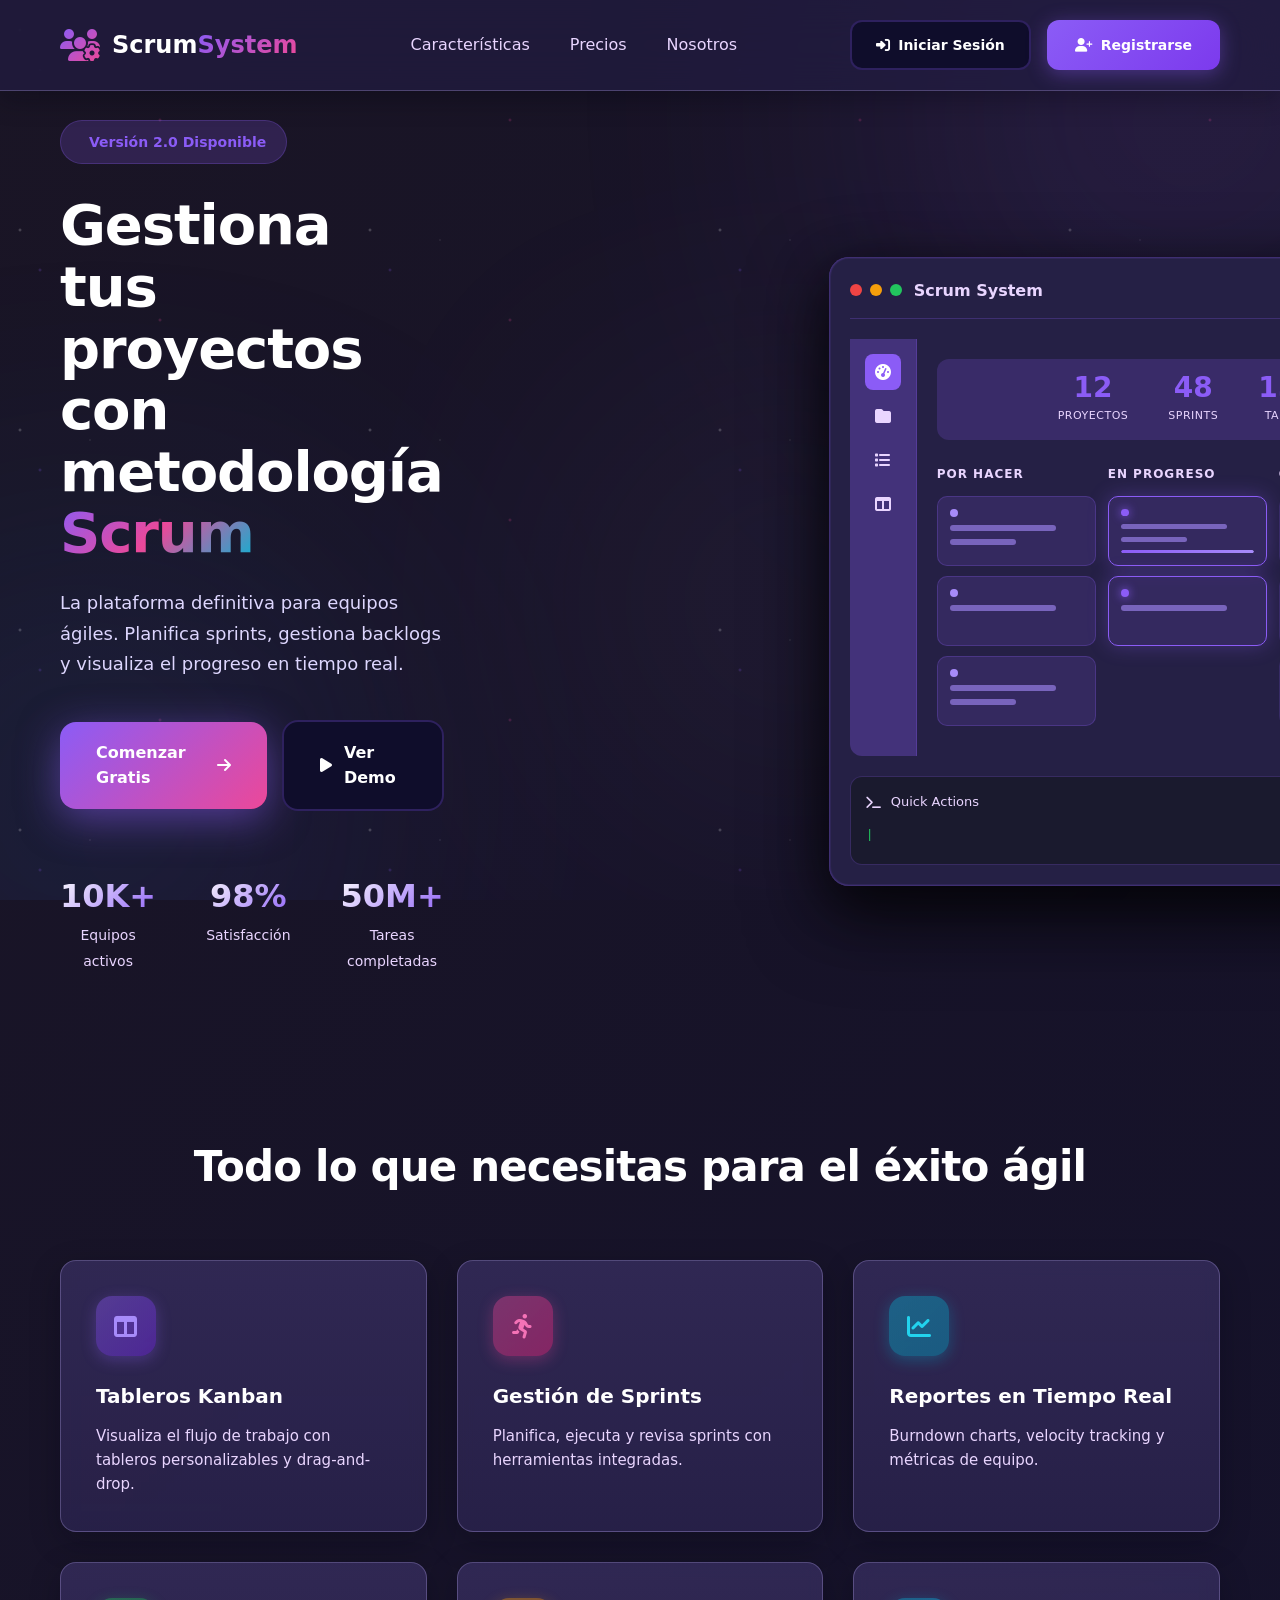
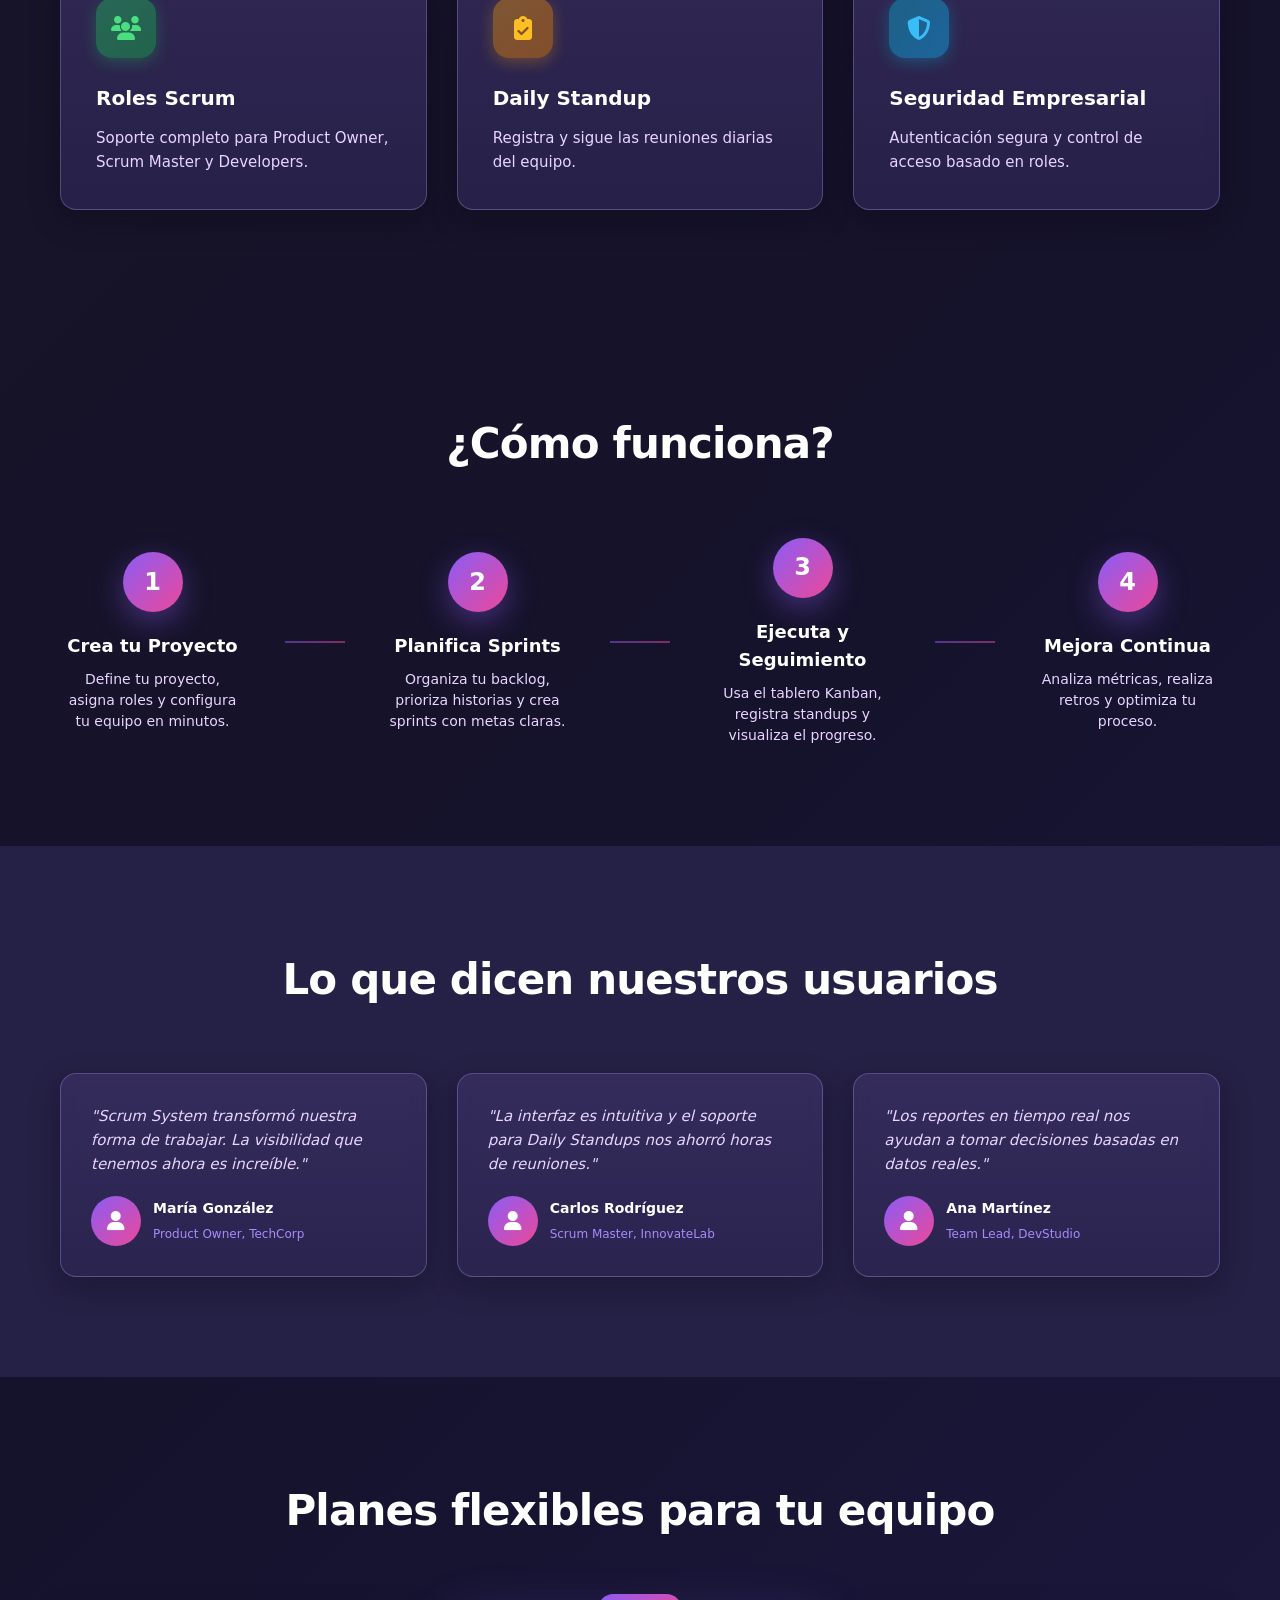
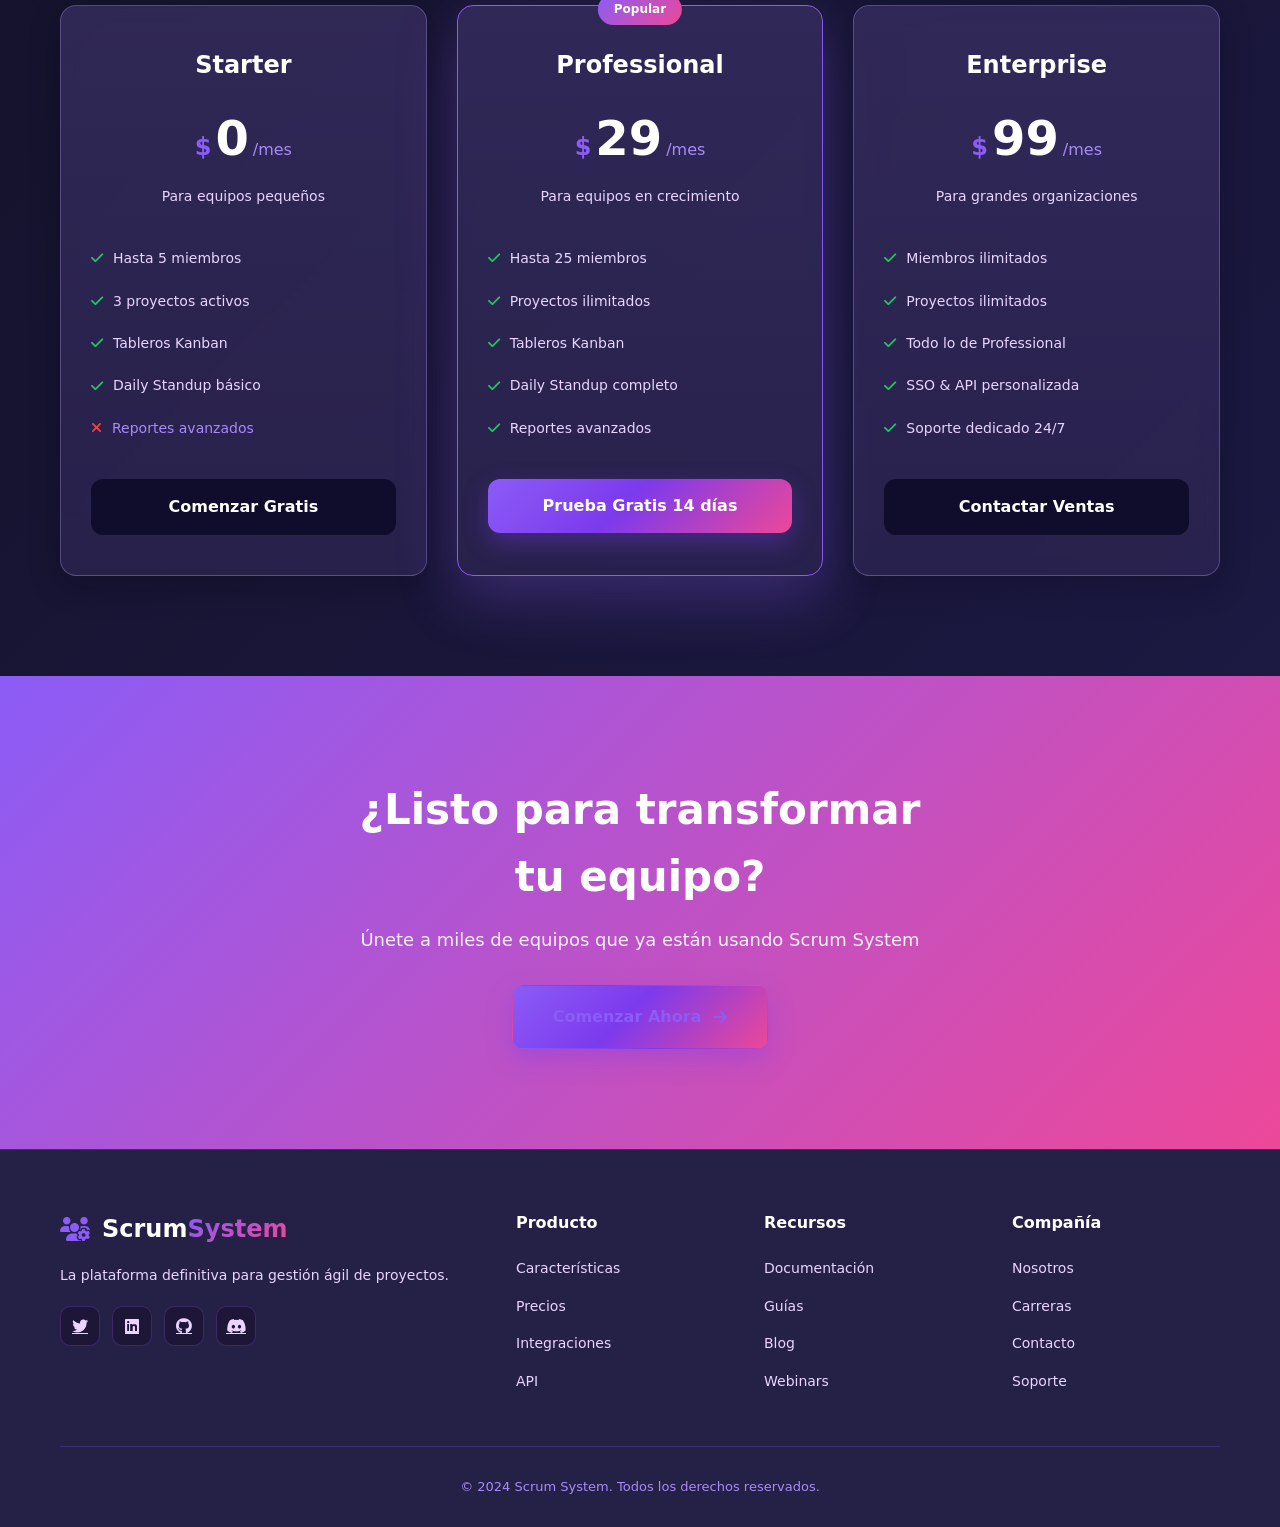
<file: ScrumSystem.Api/wwwroot/index.html>
<!DOCTYPE html>
<html lang="es">
<head>
    <meta charset="UTF-8">
    <meta name="viewport" content="width=device-width, initial-scale=1.0">
    <title>Scrum System - Gestión Ágil</title>
    <link rel="stylesheet" href="css/styles.css">
    <link rel="stylesheet" href="https://cdnjs.cloudflare.com/ajax/libs/font-awesome/6.4.2/css/all.min.css">
</head>
<body>
    <!-- HOME / Landing Page -->
    <div class="home-screen">
        <!-- Animated Background -->
        <div class="home-bg">
            <div class="orb orb-1"></div>
            <div class="orb orb-2"></div>
            <div class="orb orb-3"></div>
            <div class="stars"></div>
        </div>
        
        <!-- Navigation -->
        <nav class="home-nav">
            <div class="nav-brand">
                <i class="fas fa-users-cog"></i>
                <span>Scrum<span class="accent">System</span></span>
            </div>
            <div class="nav-links">
                <a href="#features">Características</a>
                <a href="#pricing">Precios</a>
                <a href="#about">Nosotros</a>
            </div>
            <div class="nav-buttons">
                <a href="login.html" class="btn-nav-secondary">
                    <i class="fas fa-sign-in-alt"></i> Iniciar Sesión
                </a>
                <a href="register.html" class="btn-nav-primary">
                    <i class="fas fa-user-plus"></i> Registrarse
                </a>
            </div>
        </nav>
        
        <!-- Hero Section -->
        <section class="hero">
            <div class="hero-content">
                <div class="hero-badge">
                    <i class="fas fa-sparkles"></i> Versión 2.0 Disponible
                </div>
                <h1 class="hero-title">
                    Gestiona tus proyectos<br>
                    con metodología <span class="gradient-text">Scrum</span>
                </h1>
                <p class="hero-subtitle">
                    La plataforma definitiva para equipos ágiles. Planifica sprints, 
                    gestiona backlogs y visualiza el progreso en tiempo real.
                </p>
                <div class="hero-buttons">
                    <a href="login.html" class="btn-hero-primary">
                        <span>Comenzar Gratis</span>
                        <i class="fas fa-arrow-right"></i>
                    </a>
                    <a href="login.html" class="btn-hero-secondary">
                        <i class="fas fa-play"></i> Ver Demo
                    </a>
                </div>
                <div class="hero-stats">
                    <div class="stat">
                        <strong>10K+</strong>
                        <span>Equipos activos</span>
                    </div>
                    <div class="stat">
                        <strong>98%</strong>
                        <span>Satisfacción</span>
                    </div>
                    <div class="stat">
                        <strong>50M+</strong>
                        <span>Tareas completadas</span>
                    </div>
                </div>
            </div>
            <div class="hero-visual">
                <div class="dashboard-stack roulette-stack">
                    <!-- Card 3 (Third layer) - Team Tasks -->
                    <div class="dashboard-preview-third">
                        <div class="preview-header">
                            <div class="dots">
                                <span></span><span></span><span></span>
                            </div>
                            <span class="preview-title">Team Tasks</span>
                            <div class="preview-actions">
                                <i class="fas fa-bell"></i>
                                <i class="fas fa-user-circle"></i>
                            </div>
                        </div>
                        <div class="preview-main">
                            <div class="preview-sidebar">
                                <div class="sidebar-item active"><i class="fas fa-user"></i></div>
                                <div class="sidebar-item"><i class="fas fa-user-friends"></i></div>
                                <div class="sidebar-item"><i class="fas fa-users-cog"></i></div>
                                <div class="sidebar-item"><i class="fas fa-tasks"></i></div>
                            </div>
                            <div class="preview-content">
                                <div class="preview-stats">
                                    <div class="mini-stat">
                                        <span class="mini-stat-value">8</span>
                                        <span class="mini-stat-label">Members</span>
                                    </div>
                                    <div class="mini-stat">
                                        <span class="mini-stat-value">32</span>
                                        <span class="mini-stat-label">Assigned</span>
                                    </div>
                                    <div class="mini-stat">
                                        <span class="mini-stat-value">18</span>
                                        <span class="mini-stat-label">Done</span>
                                    </div>
                                </div>
                                <div class="preview-board team-board">
                                    <div class="preview-column">
                                        <h4>Assigned</h4>
                                        <div class="preview-card">
                                            <div class="card-dot"></div>
                                            <div class="card-line"></div>
                                            <div class="card-line short"></div>
                                        </div>
                                        <div class="preview-card">
                                            <div class="card-dot"></div>
                                            <div class="card-line"></div>
                                        </div>
                                        <div class="preview-card">
                                            <div class="card-dot"></div>
                                            <div class="card-line"></div>
                                            <div class="card-line short"></div>
                                        </div>
                                    </div>
                                    <div class="preview-column">
                                        <h4>In Review</h4>
                                        <div class="preview-card active">
                                            <div class="card-dot active"></div>
                                            <div class="card-line"></div>
                                            <div class="card-progress">
                                                <div class="progress-bar"></div>
                                            </div>
                                        </div>
                                        <div class="preview-card active">
                                            <div class="card-dot active"></div>
                                            <div class="card-line"></div>
                                        </div>
                                    </div>
                                    <div class="preview-column">
                                        <h4>Completed</h4>
                                        <div class="preview-card done">
                                            <div class="card-dot done"></div>
                                            <div class="card-line"></div>
                                            <div class="card-check"><i class="fas fa-check"></i></div>
                                        </div>
                                        <div class="preview-card done">
                                            <div class="card-dot done"></div>
                                            <div class="card-line"></div>
                                            <div class="card-check"><i class="fas fa-check"></i></div>
                                        </div>
                                        <div class="preview-card done">
                                            <div class="card-dot done"></div>
                                            <div class="card-line"></div>
                                            <div class="card-check"><i class="fas fa-check"></i></div>
                                        </div>
                                    </div>
                                </div>
                            </div>
                        </div>
                        <div class="typing-demo">
                            <div class="typing-header">
                                <i class="fas fa-terminal"></i>
                                <span>Team Activity</span>
                            </div>
                            <div class="typing-content">
                                <span class="typing-text"></span>
                                <span class="typing-cursor">|</span>
                            </div>
                        </div>
                    </div>
                    <!-- Card 2 (Second layer) - Sprint Analytics -->
                    <div class="dashboard-preview-back">
                        <div class="preview-header">
                            <div class="dots">
                                <span></span><span></span><span></span>
                            </div>
                            <span class="preview-title">Sprint Analytics</span>
                            <div class="preview-actions">
                                <i class="fas fa-bell"></i>
                                <i class="fas fa-user-circle"></i>
                            </div>
                        </div>
                        <div class="preview-main">
                            <div class="preview-sidebar">
                                <div class="sidebar-item"><i class="fas fa-chart-bar"></i></div>
                                <div class="sidebar-item active"><i class="fas fa-chart-pie"></i></div>
                                <div class="sidebar-item"><i class="fas fa-chart-line"></i></div>
                                <div class="sidebar-item"><i class="fas fa-tachometer-alt"></i></div>
                            </div>
                            <div class="preview-content">
                                <div class="preview-stats">
                                    <div class="mini-stat">
                                        <span class="mini-stat-value">89%</span>
                                        <span class="mini-stat-label">Velocity</span>
                                    </div>
                                    <div class="mini-stat">
                                        <span class="mini-stat-value">24</span>
                                        <span class="mini-stat-label">Stories</span>
                                    </div>
                                    <div class="mini-stat">
                                        <span class="mini-stat-value">12</span>
                                        <span class="mini-stat-label">Bugs</span>
                                    </div>
                                </div>
                                <div class="preview-board analytics-board">
                                    <div class="preview-column">
                                        <h4>Completed</h4>
                                        <div class="preview-card done">
                                            <div class="card-dot done"></div>
                                            <div class="card-line"></div>
                                            <div class="card-check"><i class="fas fa-check"></i></div>
                                        </div>
                                        <div class="preview-card done">
                                            <div class="card-dot done"></div>
                                            <div class="card-line"></div>
                                            <div class="card-check"><i class="fas fa-check"></i></div>
                                        </div>
                                    </div>
                                    <div class="preview-column">
                                        <h4>In Progress</h4>
                                        <div class="preview-card active">
                                            <div class="card-dot active"></div>
                                            <div class="card-line"></div>
                                            <div class="card-line short"></div>
                                            <div class="card-progress">
                                                <div class="progress-bar"></div>
                                            </div>
                                        </div>
                                        <div class="preview-card active">
                                            <div class="card-dot active"></div>
                                            <div class="card-line"></div>
                                        </div>
                                    </div>
                                    <div class="preview-column">
                                        <h4>Pending</h4>
                                        <div class="preview-card">
                                            <div class="card-dot"></div>
                                            <div class="card-line"></div>
                                            <div class="card-line short"></div>
                                        </div>
                                        <div class="preview-card">
                                            <div class="card-dot"></div>
                                            <div class="card-line"></div>
                                        </div>
                                        <div class="preview-card">
                                            <div class="card-dot"></div>
                                            <div class="card-line"></div>
                                        </div>
                                    </div>
                                </div>
                            </div>
                        </div>
                        <div class="typing-demo">
                            <div class="typing-header">
                                <i class="fas fa-terminal"></i>
                                <span>Sprint Metrics</span>
                            </div>
                            <div class="typing-content">
                                <span class="typing-text"></span>
                                <span class="typing-cursor">|</span>
                            </div>
                        </div>
                    </div>
                    <!-- Card 1 (First layer) -->
                    <div class="dashboard-preview">
                        <div class="preview-header">
                        <div class="dots">
                            <span></span><span></span><span></span>
                        </div>
                        <span class="preview-title">Scrum System</span>
                        <div class="preview-actions">
                            <i class="fas fa-bell"></i>
                            <i class="fas fa-user-circle"></i>
                        </div>
                    </div>
                    <div class="preview-main">
                        <div class="preview-sidebar">
                            <div class="sidebar-item active"><i class="fas fa-tachometer-alt"></i></div>
                            <div class="sidebar-item"><i class="fas fa-folder"></i></div>
                            <div class="sidebar-item"><i class="fas fa-list"></i></div>
                            <div class="sidebar-item"><i class="fas fa-columns"></i></div>
                        </div>
                        <div class="preview-content">
                            <div class="preview-stats">
                                <div class="mini-stat">
                                    <span class="mini-stat-value">12</span>
                                    <span class="mini-stat-label">Proyectos</span>
                                </div>
                                <div class="mini-stat">
                                    <span class="mini-stat-value">48</span>
                                    <span class="mini-stat-label">Sprints</span>
                                </div>
                                <div class="mini-stat">
                                    <span class="mini-stat-value">156</span>
                                    <span class="mini-stat-label">Tareas</span>
                                </div>
                            </div>
                            <div class="preview-board">
                                <div class="preview-column">
                                    <h4>Por Hacer</h4>
                                    <div class="preview-card">
                                        <div class="card-dot"></div>
                                        <div class="card-line"></div>
                                        <div class="card-line short"></div>
                                    </div>
                                    <div class="preview-card">
                                        <div class="card-dot"></div>
                                        <div class="card-line"></div>
                                    </div>
                                    <div class="preview-card">
                                        <div class="card-dot"></div>
                                        <div class="card-line"></div>
                                        <div class="card-line short"></div>
                                    </div>
                                </div>
                                <div class="preview-column">
                                    <h4>En Progreso</h4>
                                    <div class="preview-card active">
                                        <div class="card-dot active"></div>
                                        <div class="card-line"></div>
                                        <div class="card-line short"></div>
                                        <div class="card-progress">
                                            <div class="progress-bar"></div>
                                        </div>
                                    </div>
                                    <div class="preview-card active">
                                        <div class="card-dot active"></div>
                                        <div class="card-line"></div>
                                    </div>
                                </div>
                                <div class="preview-column">
                                    <h4>Completado</h4>
                                    <div class="preview-card done">
                                        <div class="card-dot done"></div>
                                        <div class="card-line"></div>
                                        <div class="card-check"><i class="fas fa-check"></i></div>
                                    </div>
                                    <div class="preview-card done">
                                        <div class="card-dot done"></div>
                                        <div class="card-line"></div>
                                        <div class="card-check"><i class="fas fa-check"></i></div>
                                    </div>
                                    <div class="preview-card done">
                                        <div class="card-dot done"></div>
                                        <div class="card-line"></div>
                                        <div class="card-check"><i class="fas fa-check"></i></div>
                                    </div>
                                </div>
                            </div>
                        </div>
                    </div>
                    <div class="typing-demo">
                        <div class="typing-header">
                            <i class="fas fa-terminal"></i>
                            <span>Quick Actions</span>
                        </div>
                        <div class="typing-content">
                            <span class="typing-text"></span>
                            <span class="typing-cursor">|</span>
                        </div>
                    </div>
                </div>
            </div>
        </section>
        
        <!-- Features Section -->
        <section id="features" class="features-section">
            <h2 class="section-title">Todo lo que necesitas para el éxito ágil</h2>
            <div class="features-grid">
                <div class="feature-card">
                    <div class="feature-icon purple">
                        <i class="fas fa-columns"></i>
                    </div>
                    <h3>Tableros Kanban</h3>
                    <p>Visualiza el flujo de trabajo con tableros personalizables y drag-and-drop.</p>
                </div>
                <div class="feature-card">
                    <div class="feature-icon pink">
                        <i class="fas fa-running"></i>
                    </div>
                    <h3>Gestión de Sprints</h3>
                    <p>Planifica, ejecuta y revisa sprints con herramientas integradas.</p>
                </div>
                <div class="feature-card">
                    <div class="feature-icon blue">
                        <i class="fas fa-chart-line"></i>
                    </div>
                    <h3>Reportes en Tiempo Real</h3>
                    <p>Burndown charts, velocity tracking y métricas de equipo.</p>
                </div>
                <div class="feature-card">
                    <div class="feature-icon green">
                        <i class="fas fa-users"></i>
                    </div>
                    <h3>Roles Scrum</h3>
                    <p>Soporte completo para Product Owner, Scrum Master y Developers.</p>
                </div>
                <div class="feature-card">
                    <div class="feature-icon orange">
                        <i class="fas fa-clipboard-check"></i>
                    </div>
                    <h3>Daily Standup</h3>
                    <p>Registra y sigue las reuniones diarias del equipo.</p>
                </div>
                <div class="feature-card">
                    <div class="feature-icon cyan">
                        <i class="fas fa-shield-alt"></i>
                    </div>
                    <h3>Seguridad Empresarial</h3>
                    <p>Autenticación segura y control de acceso basado en roles.</p>
                </div>
            </div>
        </section>

        <!-- How It Works Section -->
        <section id="how-it-works" class="how-it-works-section">
            <h2 class="section-title">¿Cómo funciona?</h2>
            <div class="steps-container">
                <div class="step">
                    <div class="step-number">1</div>
                    <h3>Crea tu Proyecto</h3>
                    <p>Define tu proyecto, asigna roles y configura tu equipo en minutos.</p>
                </div>
                <div class="step-connector"></div>
                <div class="step">
                    <div class="step-number">2</div>
                    <h3>Planifica Sprints</h3>
                    <p>Organiza tu backlog, prioriza historias y crea sprints con metas claras.</p>
                </div>
                <div class="step-connector"></div>
                <div class="step">
                    <div class="step-number">3</div>
                    <h3>Ejecuta y Seguimiento</h3>
                    <p>Usa el tablero Kanban, registra standups y visualiza el progreso.</p>
                </div>
                <div class="step-connector"></div>
                <div class="step">
                    <div class="step-number">4</div>
                    <h3>Mejora Continua</h3>
                    <p>Analiza métricas, realiza retros y optimiza tu proceso.</p>
                </div>
            </div>
        </section>

        <!-- Testimonials Section -->
        <section id="testimonials" class="testimonials-section">
            <h2 class="section-title">Lo que dicen nuestros usuarios</h2>
            <div class="testimonials-grid">
                <div class="testimonial-card">
                    <div class="testimonial-content">
                        <p>"Scrum System transformó nuestra forma de trabajar. La visibilidad que tenemos ahora es increíble."</p>
                    </div>
                    <div class="testimonial-author">
                        <div class="author-avatar">
                            <i class="fas fa-user"></i>
                        </div>
                        <div class="author-info">
                            <strong>María González</strong>
                            <span>Product Owner, TechCorp</span>
                        </div>
                    </div>
                </div>
                <div class="testimonial-card">
                    <div class="testimonial-content">
                        <p>"La interfaz es intuitiva y el soporte para Daily Standups nos ahorró horas de reuniones."</p>
                    </div>
                    <div class="testimonial-author">
                        <div class="author-avatar">
                            <i class="fas fa-user"></i>
                        </div>
                        <div class="author-info">
                            <strong>Carlos Rodríguez</strong>
                            <span>Scrum Master, InnovateLab</span>
                        </div>
                    </div>
                </div>
                <div class="testimonial-card">
                    <div class="testimonial-content">
                        <p>"Los reportes en tiempo real nos ayudan a tomar decisiones basadas en datos reales."</p>
                    </div>
                    <div class="testimonial-author">
                        <div class="author-avatar">
                            <i class="fas fa-user"></i>
                        </div>
                        <div class="author-info">
                            <strong>Ana Martínez</strong>
                            <span>Team Lead, DevStudio</span>
                        </div>
                    </div>
                </div>
            </div>
        </section>

        <!-- Pricing Section -->
        <section id="pricing" class="pricing-section">
            <h2 class="section-title">Planes flexibles para tu equipo</h2>
            <div class="pricing-grid">
                <div class="pricing-card">
                    <div class="pricing-header">
                        <h3>Starter</h3>
                        <div class="price">
                            <span class="currency">$</span>
                            <span class="amount">0</span>
                            <span class="period">/mes</span>
                        </div>
                        <p class="pricing-desc">Para equipos pequeños</p>
                    </div>
                    <ul class="pricing-features">
                        <li><i class="fas fa-check"></i> Hasta 5 miembros</li>
                        <li><i class="fas fa-check"></i> 3 proyectos activos</li>
                        <li><i class="fas fa-check"></i> Tableros Kanban</li>
                        <li><i class="fas fa-check"></i> Daily Standup básico</li>
                        <li class="disabled"><i class="fas fa-times"></i> Reportes avanzados</li>
                    </ul>
                    <a href="login.html" class="btn-pricing">Comenzar Gratis</a>
                </div>
                <div class="pricing-card featured">
                    <div class="pricing-badge">Popular</div>
                    <div class="pricing-header">
                        <h3>Professional</h3>
                        <div class="price">
                            <span class="currency">$</span>
                            <span class="amount">29</span>
                            <span class="period">/mes</span>
                        </div>
                        <p class="pricing-desc">Para equipos en crecimiento</p>
                    </div>
                    <ul class="pricing-features">
                        <li><i class="fas fa-check"></i> Hasta 25 miembros</li>
                        <li><i class="fas fa-check"></i> Proyectos ilimitados</li>
                        <li><i class="fas fa-check"></i> Tableros Kanban</li>
                        <li><i class="fas fa-check"></i> Daily Standup completo</li>
                        <li><i class="fas fa-check"></i> Reportes avanzados</li>
                    </ul>
                    <a href="login.html" class="btn-pricing primary">Prueba Gratis 14 días</a>
                </div>
                <div class="pricing-card">
                    <div class="pricing-header">
                        <h3>Enterprise</h3>
                        <div class="price">
                            <span class="currency">$</span>
                            <span class="amount">99</span>
                            <span class="period">/mes</span>
                        </div>
                        <p class="pricing-desc">Para grandes organizaciones</p>
                    </div>
                    <ul class="pricing-features">
                        <li><i class="fas fa-check"></i> Miembros ilimitados</li>
                        <li><i class="fas fa-check"></i> Proyectos ilimitados</li>
                        <li><i class="fas fa-check"></i> Todo lo de Professional</li>
                        <li><i class="fas fa-check"></i> SSO & API personalizada</li>
                        <li><i class="fas fa-check"></i> Soporte dedicado 24/7</li>
                    </ul>
                    <a href="login.html" class="btn-pricing">Contactar Ventas</a>
                </div>
            </div>
        </section>

        <!-- CTA Section -->
        <section class="cta-section">
            <div class="cta-content">
                <h2>¿Listo para transformar tu equipo?</h2>
                <p>Únete a miles de equipos que ya están usando Scrum System</p>
                <a href="login.html" class="btn-cta">
                    <span>Comenzar Ahora</span>
                    <i class="fas fa-arrow-right"></i>
                </a>
            </div>
        </section>

        <!-- Footer -->
        <footer class="footer">
            <div class="footer-content">
                <div class="footer-section">
                    <div class="footer-brand">
                        <i class="fas fa-users-cog"></i>
                        <span>Scrum<span class="accent">System</span></span>
                    </div>
                    <p>La plataforma definitiva para gestión ágil de proyectos.</p>
                    <div class="social-links">
                        <a href="#"><i class="fab fa-twitter"></i></a>
                        <a href="#"><i class="fab fa-linkedin"></i></a>
                        <a href="#"><i class="fab fa-github"></i></a>
                        <a href="#"><i class="fab fa-discord"></i></a>
                    </div>
                </div>
                <div class="footer-section">
                    <h4>Producto</h4>
                    <ul>
                        <li><a href="#features">Características</a></li>
                        <li><a href="#pricing">Precios</a></li>
                        <li><a href="#">Integraciones</a></li>
                        <li><a href="#">API</a></li>
                    </ul>
                </div>
                <div class="footer-section">
                    <h4>Recursos</h4>
                    <ul>
                        <li><a href="#">Documentación</a></li>
                        <li><a href="#">Guías</a></li>
                        <li><a href="#">Blog</a></li>
                        <li><a href="#">Webinars</a></li>
                    </ul>
                </div>
                <div class="footer-section">
                    <h4>Compañía</h4>
                    <ul>
                        <li><a href="#about">Nosotros</a></li>
                        <li><a href="#">Carreras</a></li>
                        <li><a href="#">Contacto</a></li>
                        <li><a href="#">Soporte</a></li>
                    </ul>
                </div>
            </div>
            <div class="footer-bottom">
                <p>&copy; 2024 Scrum System. Todos los derechos reservados.</p>
            </div>
        </footer>
    </div>

    <script>
        // Typing effect for terminal demo
        const commands = [
            '> Creating new sprint...',
            '> Sprint "Sprint 24" created',
            '> Adding team members...',
            '> 5 members added',
            '> Loading backlog items...',
            '> 12 stories loaded',
            '> Starting daily standup...',
            '> Standup in progress ✓'
        ];

        let commandIndex = 0;
        let charIndex = 0;
        let isDeleting = false;
        const typingElement = document.querySelector('.typing-text');

        function typeCommand() {
            if (!typingElement) return;

            const currentCommand = commands[commandIndex];
            
            if (isDeleting) {
                typingElement.textContent = currentCommand.substring(0, charIndex - 1);
                charIndex--;
            } else {
                typingElement.textContent = currentCommand.substring(0, charIndex + 1);
                charIndex++;
            }

            let typeSpeed = isDeleting ? 30 : 50;

            if (!isDeleting && charIndex === currentCommand.length) {
                typeSpeed = 1500;
                isDeleting = true;
            } else if (isDeleting && charIndex === 0) {
                isDeleting = false;
                commandIndex = (commandIndex + 1) % commands.length;
                typeSpeed = 500;
            }

            setTimeout(typeCommand, typeSpeed);
        }

        // Start typing effect when page loads
        document.addEventListener('DOMContentLoaded', () => {
            setTimeout(typeCommand, 1000);
        });
    </script>
</body>
</html>
</file>
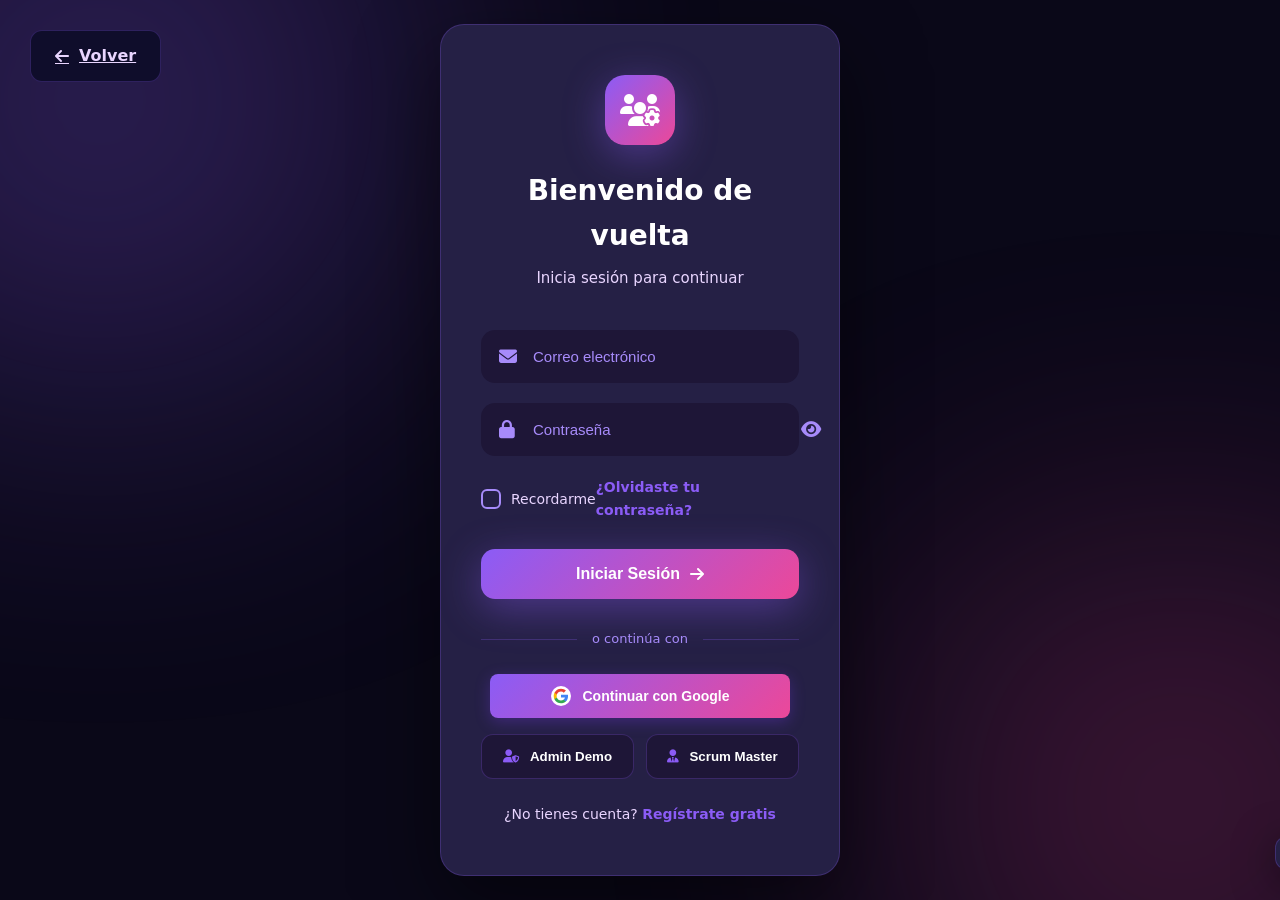
<file: ScrumSystem.Api/wwwroot/login.html>
<!DOCTYPE html>
<html lang="es">
<head>
    <meta charset="UTF-8">
    <meta name="viewport" content="width=device-width, initial-scale=1.0">
    <title>Login - Scrum System</title>
    <link rel="stylesheet" href="css/styles.css">
    <link rel="stylesheet" href="https://cdnjs.cloudflare.com/ajax/libs/font-awesome/6.4.2/css/all.min.css">
</head>
<body>
    <div class="login-screen">
        <div class="login-bg-dark">
            <div class="glow glow-1"></div>
            <div class="glow glow-2"></div>
        </div>
        
        <a href="index.html" class="btn-back">
            <i class="fas fa-arrow-left"></i> Volver
        </a>
        
        <div class="login-container-dark">
            <div class="login-card-dark">
            <div class="login-brand">
                <div class="brand-icon">
                    <i class="fas fa-users-cog"></i>
                </div>
                <h2>Bienvenido de vuelta</h2>
                <p>Inicia sesión para continuar</p>
            </div>
            
            <form id="login-form" class="login-form-dark">
                <div class="input-dark">
                    <i class="fas fa-envelope"></i>
                    <input type="email" id="login-email" required placeholder="Correo electrónico">
                </div>
                <div class="input-dark">
                    <i class="fas fa-lock"></i>
                    <input type="password" id="login-password" required placeholder="Contraseña">
                    <button type="button" class="toggle-pwd" onclick="togglePassword()">
                        <i class="fas fa-eye" id="toggle-icon"></i>
                    </button>
                </div>
                
                <div class="login-options">
                    <label class="checkbox-dark">
                        <input type="checkbox" id="remember-me">
                        <span class="check-dark"><i class="fas fa-check"></i></span>
                        Recordarme
                    </label>
                    <a href="#" class="link-dark">¿Olvidaste tu contraseña?</a>
                </div>
                
                <button type="submit" class="btn-login-dark">
                    <span>Iniciar Sesión</span>
                    <i class="fas fa-arrow-right"></i>
                </button>
            </form>
            
            <div class="login-divider">
                <span>o continúa con</span>
            </div>
            
            <!-- Google Sign In Button -->
            <div class="google-signin-wrapper">
                <button class="btn-google-custom" id="google-signin-btn" type="button">
                    <svg class="google-icon" viewBox="0 0 24 24">
                        <path fill="#4285F4" d="M22.56 12.25c0-.78-.07-1.53-.2-2.25H12v4.26h5.92c-.26 1.37-1.04 2.53-2.21 3.31v2.77h3.57c2.08-1.92 3.28-4.74 3.28-8.09z"/>
                        <path fill="#34A853" d="M12 23c2.97 0 5.46-.98 7.28-2.66l-3.57-2.77c-.98.66-2.23 1.06-3.71 1.06-2.86 0-5.29-1.93-6.16-4.53H2.18v2.84C3.99 20.53 7.7 23 12 23z"/>
                        <path fill="#FBBC05" d="M5.84 14.09c-.22-.66-.35-1.36-.35-2.09s.13-1.43.35-2.09V7.07H2.18C1.43 8.55 1 10.22 1 12s.43 3.45 1.18 4.93l2.85-2.22.81-.62z"/>
                        <path fill="#EA4335" d="M12 5.38c1.62 0 3.06.56 4.21 1.64l3.15-3.15C17.45 2.09 14.97 1 12 1 7.7 1 3.99 3.47 2.18 7.07l3.66 2.84c.87-2.6 3.3-4.53 6.16-4.53z"/>
                    </svg>
                    <span>Continuar con Google</span>
                </button>
            </div>
            <div id="g_id_signin" style="display: none;"></div>
            
            <div class="demo-buttons">
                <button class="btn-demo" onclick="fillDemo('admin@scrum.com')">
                    <i class="fas fa-user-shield"></i>
                    <span>Admin Demo</span>
                </button>
                <button class="btn-demo" onclick="fillDemo('scrum@scrum.com')">
                    <i class="fas fa-user-tie"></i>
                    <span>Scrum Master</span>
                </button>
            </div>
            
            <div class="register-link">
                <p>¿No tienes cuenta? <a href="register.html" class="link-dark">Regístrate gratis</a></p>
            </div>
        </div>
    </div>
    </div>

    <!-- Toast -->
    <div id="toast" class="toast">
        <span id="toast-message"></span>
    </div>

    <!-- Google Identity Services -->
    <script src="https://accounts.google.com/gsi/client" async defer></script>
    <script>
        // Google Sign In with OAuth popup
        window.onload = function() {
            // Trigger Google sign-in when custom button is clicked
            document.getElementById('google-signin-btn').addEventListener('click', function() {
                // Open Google OAuth popup
                const width = 500;
                const height = 600;
                const left = (window.screen.width - width) / 2;
                const top = (window.screen.height - height) / 2;
                
                const googleAuthUrl = `https://accounts.google.com/o/oauth2/v2/auth?` +
                    `client_id=468703073359-gm6s5nljholv5i1u824g3mi6nnmp2skl.apps.googleusercontent.com&` +
                    `redirect_uri=${encodeURIComponent(window.location.origin + '/google-callback.html')}&` +
                    `response_type=id_token&` +
                    `scope=openid%20email%20profile&` +
                    `nonce=${Math.random().toString(36).substring(2)}`;
                
                const popup = window.open(
                    googleAuthUrl,
                    'google-signin',
                    `width=${width},height=${height},top=${top},left=${left}`
                );
                
                // Listen for message from popup
                window.addEventListener('message', function handleMessage(e) {
                    if (e.origin !== window.location.origin) return;
                    if (e.data.type === 'google-signin') {
                        window.removeEventListener('message', handleMessage);
                        handleGoogleSignIn({ credential: e.data.credential });
                    }
                });
            });
        };

        async function handleGoogleSignIn(response) {
            try {
                // Send Google token to backend
                const result = await fetch('/api/auth/google', {
                    method: 'POST',
                    headers: { 'Content-Type': 'application/json' },
                    body: JSON.stringify({ credential: response.credential })
                });
                
                if (!result.ok) {
                    const error = await result.text();
                    throw new Error(error);
                }
                
                const user = await result.json();
                localStorage.setItem('scrumUser', JSON.stringify(user));
                showToast('Bienvenido ' + user.name);
                window.location.href = 'app.html';
            } catch (error) {
                console.error('Google sign in error:', error);
                showToast('Error al iniciar sesión con Google', 'error');
            }
        }

        function showToast(message, type = 'success') {
            const toast = document.getElementById('toast');
            const toastMessage = document.getElementById('toast-message');
            toastMessage.textContent = message;
            toast.className = 'toast ' + type;
            toast.style.display = 'block';
            setTimeout(() => {
                toast.style.display = 'none';
            }, 3000);
        }
    </script>

    <script src="js/auth.js"></script>
</body>
</html>
</file>
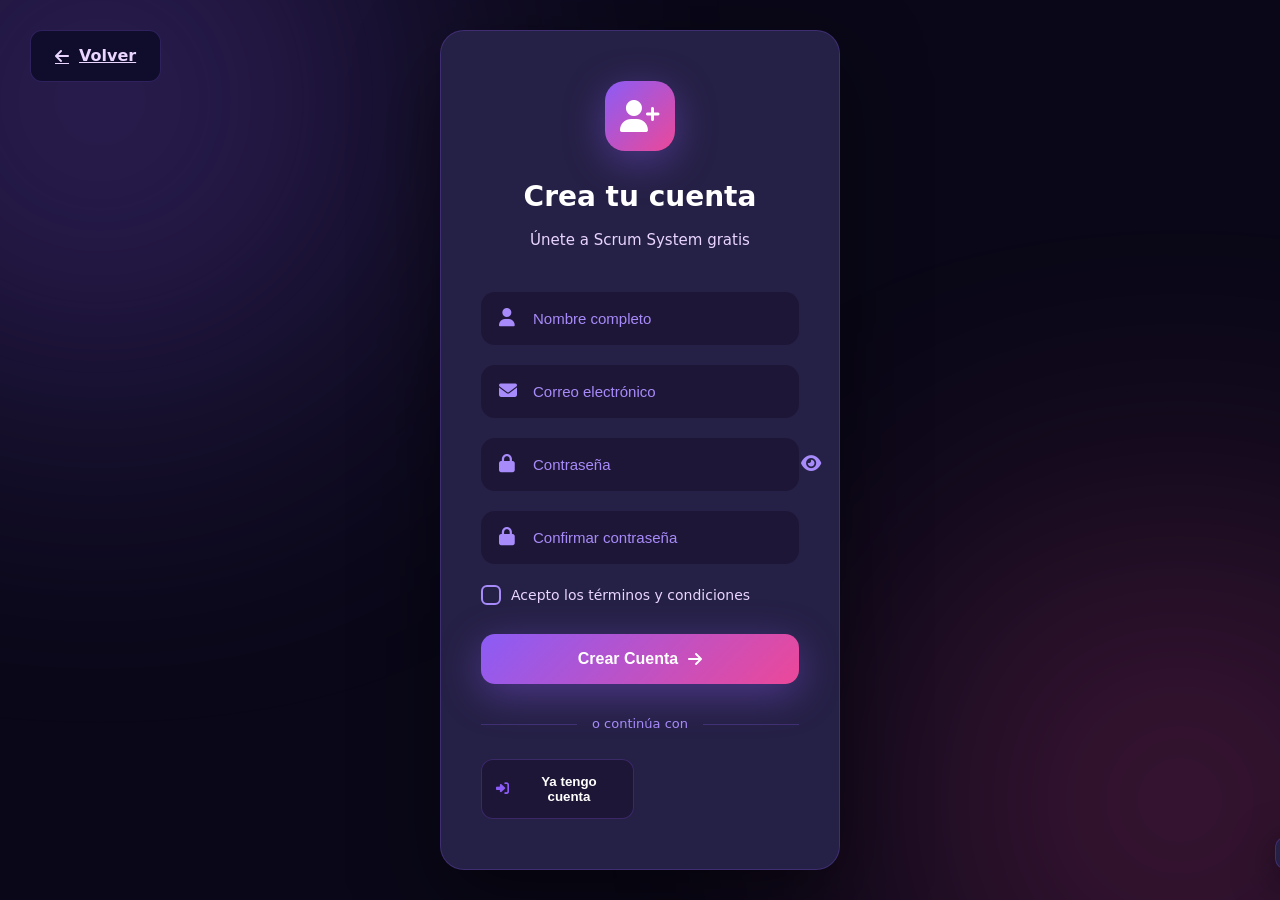
<file: ScrumSystem.Api/wwwroot/register.html>
<!DOCTYPE html>
<html lang="es">
<head>
    <meta charset="UTF-8">
    <meta name="viewport" content="width=device-width, initial-scale=1.0">
    <title>Registro - Scrum System</title>
    <link rel="stylesheet" href="css/styles.css">
    <link rel="stylesheet" href="https://cdnjs.cloudflare.com/ajax/libs/font-awesome/6.4.2/css/all.min.css">
</head>
<body>
    <div class="login-screen">
        <div class="login-bg-dark">
            <div class="glow glow-1"></div>
            <div class="glow glow-2"></div>
        </div>
        
        <a href="index.html" class="btn-back">
            <i class="fas fa-arrow-left"></i> Volver
        </a>
        
        <div class="login-container-dark">
            <div class="login-card-dark">
                <div class="login-brand">
                    <div class="brand-icon">
                        <i class="fas fa-user-plus"></i>
                    </div>
                    <h2>Crea tu cuenta</h2>
                    <p>Únete a Scrum System gratis</p>
                </div>
                
                <form id="register-form" class="login-form-dark">
                    <div class="input-dark">
                        <i class="fas fa-user"></i>
                        <input type="text" id="register-name" required placeholder="Nombre completo">
                    </div>
                    <div class="input-dark">
                        <i class="fas fa-envelope"></i>
                        <input type="email" id="register-email" required placeholder="Correo electrónico">
                    </div>
                    <div class="input-dark">
                        <i class="fas fa-lock"></i>
                        <input type="password" id="register-password" required placeholder="Contraseña">
                        <button type="button" class="toggle-pwd" onclick="togglePassword('register-password', 'toggle-icon-register')">
                            <i class="fas fa-eye" id="toggle-icon-register"></i>
                        </button>
                    </div>
                    <div class="input-dark">
                        <i class="fas fa-lock"></i>
                        <input type="password" id="register-confirm" required placeholder="Confirmar contraseña">
                    </div>
                    
                    <div class="login-options">
                        <label class="checkbox-dark">
                            <input type="checkbox" id="accept-terms">
                            <span class="check-dark"><i class="fas fa-check"></i></span>
                            Acepto los términos y condiciones
                        </label>
                    </div>
                    
                    <button type="submit" class="btn-login-dark">
                        <span>Crear Cuenta</span>
                        <i class="fas fa-arrow-right"></i>
                    </button>
                </form>
                
                <div class="login-divider">
                    <span>o continúa con</span>
                </div>
                
                <div class="demo-buttons">
                    <button class="btn-demo" onclick="window.location.href='login.html'">
                        <i class="fas fa-sign-in-alt"></i>
                        <span>Ya tengo cuenta</span>
                    </button>
                </div>
            </div>
        </div>
    </div>

    <!-- Toast -->
    <div id="toast" class="toast">
        <span id="toast-message"></span>
    </div>

    <script src="js/auth.js"></script>
</body>
</html>
</file>
<file: ScrumSystem.Api/wwwroot/css/styles.css>
/* === THEME VARIABLES === */
:root {
    --primary-purple: #8B5CF6;
    --primary-purple-dark: #7C3AED;
    --primary-purple-light: #A78BFA;
    --primary-purple-lighter: #C4B5FD;
    --glow-purple: rgba(139, 92, 246, 0.3);
    --purple-alpha-5: rgba(139, 92, 246, 0.05);
    --purple-alpha-10: rgba(139, 92, 246, 0.1);
    --purple-alpha-15: rgba(139, 92, 246, 0.15);
    --purple-alpha-20: rgba(139, 92, 246, 0.2);
    --purple-alpha-30: rgba(139, 92, 246, 0.3);
    --purple-alpha-40: rgba(139, 92, 246, 0.4);
    --purple-alpha-50: rgba(139, 92, 246, 0.5);
    --purple-alpha-60: rgba(139, 92, 246, 0.6);
    --purple-alpha-70: rgba(139, 92, 246, 0.7);
    --text-primary: #FFFFFF;
    --text-secondary: #E9D5FF;
    --text-muted: #A78BFA;
    --bg-primary: #0F0D2B;
    --bg-secondary: #1E1637;
    --bg-card: #252045;
    --bg-dark: #0A0818;
    --border-color: rgba(139, 92, 246, 0.25);
    --hover-bg: #1E1637;
    --success-color: #10B981;
    --success-glow: rgba(16, 185, 129, 0.3);
    --warning-color: #F59E0B;
    --warning-glow: rgba(245, 158, 11, 0.3);
    --error-color: #EF4444;
    --error-glow: rgba(239, 68, 68, 0.3);
    --accent: #8B5CF6;
    --accent-pink: #EC4899;
    --accent-cyan: #06B6D4;
    --shadow-sm: 0 2px 8px rgba(0, 0, 0, 0.4);
    --shadow-md: 0 4px 16px rgba(0, 0, 0, 0.5);
    --shadow-lg: 0 8px 32px rgba(0, 0, 0, 0.6);
    --sidebar-width: 240px;
    --header-height: 60px;
}

* {
    margin: 0;
    padding: 0;
    box-sizing: border-box;
}

body {
    font-family: 'Segoe UI', system-ui, -apple-system, sans-serif;
    background-color: var(--bg-primary);
    color: var(--text-primary);
    line-height: 1.6;
    overflow-x: hidden;
}

.hidden { display: none !important; }

/* === HOME / Landing Page === */
.home-screen {
    min-height: 100vh;
    background: linear-gradient(135deg, #1a1525 0%, #15122b 50%, #1e1b4b 100%);
    position: relative;
}

.home-bg {
    position: fixed;
    inset: 0;
    pointer-events: none;
    overflow: hidden;
}

.orb {
    position: absolute;
    border-radius: 50%;
    filter: blur(150px);
    opacity: 0.15;
    animation: orbFloat 25s infinite ease-in-out;
}

.orb-1 {
    width: 600px;
    height: 600px;
    background: linear-gradient(135deg, #7c3aed 0%, #a78bfa 100%);
    top: -200px;
    right: -200px;
}

.orb-2 {
    width: 500px;
    height: 500px;
    background: linear-gradient(135deg, #06b6d4 0%, #7c3aed 100%);
    bottom: -150px;
    left: -150px;
    animation-delay: -8s;
}

.orb-3 {
    width: 300px;
    height: 300px;
    background: linear-gradient(135deg, #a78bfa 0%, #c4b5fd 100%);
    top: 50%;
    left: 50%;
    animation-delay: -16s;
}

@keyframes orbFloat {
    0%, 100% { transform: translate(0, 0) scale(1); opacity: 0.4; }
    33% { transform: translate(50px, -30px) scale(1.1); opacity: 0.5; }
    66% { transform: translate(-30px, 40px) scale(0.9); opacity: 0.3; }
}

.stars {
    position: absolute;
    inset: 0;
    background-image:
        radial-gradient(2px 2px at 20px 30px, rgba(255,255,255,0.3), transparent),
        radial-gradient(2px 2px at 40px 70px, rgba(139,92,246,0.3), transparent),
        radial-gradient(1px 1px at 90px 40px, rgba(255,255,255,0.2), transparent),
        radial-gradient(2px 2px at 160px 120px, rgba(236,72,153,0.3), transparent);
    background-size: 350px 200px;
    animation: twinkle 10s infinite linear;
}

@keyframes twinkle {
    0%, 100% { opacity: 0.5; }
    50% { opacity: 0.8; }
}

/* Fade In Animation */
@keyframes fadeInUp {
    from {
        opacity: 0;
        transform: translateY(30px);
    }
    to {
        opacity: 1;
        transform: translateY(0);
    }
}

@keyframes fadeIn {
    from { opacity: 0; }
    to { opacity: 1; }
}

@keyframes slideIn {
    from {
        opacity: 0;
        transform: translateX(-20px);
    }
    to {
        opacity: 1;
        transform: translateX(0);
    }
}

@keyframes pulse {
    0%, 100% { transform: scale(1); }
    50% { transform: scale(1.05); }
}

@keyframes twinkle {
    0%, 100% { opacity: 0.5; }
    50% { opacity: 1; }
}

/* Apply animations */
.hero-content {
    animation: fadeInUp 0.8s ease-out;
}

.hero-visual {
    animation: fadeIn 1s ease-out 0.3s both;
}

.hero-badge {
    animation: fadeIn 0.6s ease-out;
}

.hero-title {
    animation: fadeInUp 0.8s ease-out 0.2s both;
}

.hero-subtitle {
    animation: fadeInUp 0.8s ease-out 0.4s both;
}

.hero-buttons {
    animation: fadeInUp 0.8s ease-out 0.6s both;
}

.hero-stats {
    animation: fadeIn 1s ease-out 0.8s both;
}

.feature-card {
    animation: fadeInUp 0.6s ease-out both;
}

.feature-card:nth-child(1) { animation-delay: 0.1s; }
.feature-card:nth-child(2) { animation-delay: 0.2s; }
.feature-card:nth-child(3) { animation-delay: 0.3s; }
.feature-card:nth-child(4) { animation-delay: 0.4s; }
.feature-card:nth-child(5) { animation-delay: 0.5s; }
.feature-card:nth-child(6) { animation-delay: 0.6s; }

.step {
    animation: fadeInUp 0.6s ease-out both;
}

.step:nth-child(1) { animation-delay: 0.1s; }
.step:nth-child(3) { animation-delay: 0.2s; }
.step:nth-child(5) { animation-delay: 0.3s; }
.step:nth-child(7) { animation-delay: 0.4s; }

.testimonial-card {
    animation: fadeInUp 0.6s ease-out both;
}

.testimonial-card:nth-child(1) { animation-delay: 0.1s; }
.testimonial-card:nth-child(2) { animation-delay: 0.2s; }
.testimonial-card:nth-child(3) { animation-delay: 0.3s; }

.pricing-card {
    animation: fadeInUp 0.6s ease-out both;
}

.pricing-card:nth-child(1) { animation-delay: 0.1s; }
.pricing-card:nth-child(2) { animation-delay: 0.2s; }
.pricing-card:nth-child(3) { animation-delay: 0.3s; }

.cta-content {
    animation: fadeInUp 0.8s ease-out;
}

/* Navigation */
.home-nav {
    position: fixed;
    top: 0;
    left: 0;
    right: 0;
    display: flex;
    align-items: center;
    justify-content: space-between;
    padding: 20px 60px;
    z-index: 100;
    background: rgba(10, 10, 15, 0.8);
    backdrop-filter: blur(20px);
    border-bottom: 1px solid var(--border-color);
}

.nav-brand {
    display: flex;
    align-items: center;
    gap: 12px;
    font-size: 24px;
    font-weight: 700;
    color: var(--text-primary);
}

.nav-brand i {
    font-size: 32px;
    background: linear-gradient(135deg, var(--primary-purple) 0%, var(--accent-pink) 100%);
    -webkit-background-clip: text;
    -webkit-text-fill-color: transparent;
    background-clip: text;
}

.nav-brand .accent {
    background: linear-gradient(135deg, var(--primary-purple) 0%, var(--accent-pink) 100%);
    -webkit-background-clip: text;
    -webkit-text-fill-color: transparent;
    background-clip: text;
}

.nav-links {
    display: flex;
    gap: 40px;
}

.nav-links a {
    color: var(--text-secondary);
    text-decoration: none;
    font-weight: 500;
    transition: color 0.3s ease;
    position: relative;
}

.nav-links a:hover {
    color: var(--text-primary);
}

.nav-links a::after {
    content: '';
    position: absolute;
    bottom: -4px;
    left: 0;
    width: 0;
    height: 2px;
    background: linear-gradient(90deg, var(--primary-purple), var(--accent-pink));
    transition: width 0.3s ease;
}

.nav-links a:hover::after {
    width: 100%;
}

.nav-buttons {
    display: flex;
    gap: 16px;
}

.btn-nav-secondary,
a.btn-nav-secondary {
    padding: 12px 24px;
    background: var(--bg-primary);
    border: 2px solid var(--border-color);
    border-radius: 12px;
    color: var(--text-primary);
    font-weight: 600;
    cursor: pointer;
    transition: all 0.3s ease;
    display: inline-flex;
    align-items: center;
    gap: 8px;
    text-decoration: none;
    font-size: 14px;
}

.btn-nav-secondary:hover {
    border-color: var(--primary-purple);
    background: var(--purple-alpha-15);
    box-shadow: 0 0 20px var(--glow-purple);
}

.btn-nav-primary,
a.btn-nav-primary {
    padding: 12px 28px;
    background: linear-gradient(135deg, var(--primary-purple) 0%, var(--primary-purple-dark) 100%);
    border: none;
    border-radius: 12px;
    color: white;
    font-weight: 600;
    cursor: pointer;
    transition: all 0.3s ease;
    display: inline-flex;
    align-items: center;
    gap: 8px;
    box-shadow: 0 4px 20px rgba(139, 92, 246, 0.4);
    text-decoration: none;
    font-size: 14px;
}

.btn-nav-primary:hover {
    transform: translateY(-2px);
    box-shadow: 0 8px 30px rgba(139, 92, 246, 0.6), 0 0 40px rgba(167, 139, 250, 0.4);
}

/* Hero Section */
.hero {
    min-height: 100vh;
    display: grid;
    grid-template-columns: 1fr 1fr;
    align-items: center;
    padding: 120px 60px 60px;
    gap: 60px;
    position: relative;
    z-index: 1;
}

.hero-content {
    max-width: 600px;
}

.hero-badge {
    display: inline-flex;
    align-items: center;
    gap: 8px;
    padding: 10px 20px;
    background: var(--purple-alpha-20);
    border: 1px solid var(--border-color);
    border-radius: 50px;
    color: var(--primary-purple);
    font-size: 14px;
    font-weight: 600;
    margin-bottom: 30px;
    animation: glow 3s infinite ease-in-out;
}

@keyframes glow {
    0%, 100% { box-shadow: 0 0 10px rgba(139, 92, 246, 0.3); }
    50% { box-shadow: 0 0 30px rgba(139, 92, 246, 0.6); }
}

.hero-title {
    font-size: 56px;
    font-weight: 800;
    line-height: 1.1;
    color: var(--text-primary);
    margin-bottom: 24px;
}

.gradient-text {
    background: linear-gradient(135deg, var(--primary-purple) 0%, var(--accent-pink) 50%, var(--accent-cyan) 100%);
    -webkit-background-clip: text;
    -webkit-text-fill-color: transparent;
    background-clip: text;
}

.hero-subtitle {
    font-size: 18px;
    color: var(--text-secondary);
    line-height: 1.7;
    margin-bottom: 40px;
}

.hero-buttons {
    display: flex;
    gap: 15px;
    margin-bottom: 60px;
    align-items: center;
}

.btn-hero-primary,
a.btn-hero-primary {
    padding: 18px 36px;
    background: linear-gradient(135deg, var(--primary-purple) 0%, var(--accent-pink) 100%);
    border: none;
    border-radius: 16px;
    color: white;
    font-size: 16px;
    font-weight: 700;
    cursor: pointer;
    display: inline-flex;
    align-items: center;
    gap: 12px;
    transition: all 0.3s ease;
    box-shadow: 0 10px 40px rgba(139, 92, 246, 0.5);
    text-decoration: none;
}

.btn-hero-primary:hover {
    transform: translateY(-3px);
    box-shadow: 0 15px 50px rgba(139, 92, 246, 0.7), 0 0 60px rgba(236, 72, 153, 0.3);
}

.btn-hero-primary i {
    transition: transform 0.3s ease;
}

.btn-hero-primary:hover i {
    transform: translateX(4px);
}

.btn-hero-secondary,
a.btn-hero-secondary {
    padding: 18px 36px;
    background: var(--bg-primary);
    border: 2px solid var(--border-color);
    border-radius: 16px;
    color: var(--text-primary);
    font-size: 16px;
    font-weight: 600;
    cursor: pointer;
    display: inline-flex;
    align-items: center;
    gap: 12px;
    transition: all 0.3s ease;
    text-decoration: none;
}

.btn-hero-secondary:hover {
    border-color: var(--accent-cyan);
    background: rgba(6, 182, 212, 0.1);
    box-shadow: 0 0 30px rgba(6, 182, 212, 0.3);
}

.hero-stats {
    display: flex;
    gap: 50px;
}

.hero-stats .stat {
    text-align: center;
}

.hero-stats .stat strong {
    display: block;
    font-size: 32px;
    font-weight: 800;
    background: linear-gradient(135deg, var(--text-primary) 0%, var(--primary-purple) 100%);
    -webkit-background-clip: text;
    -webkit-text-fill-color: transparent;
    background-clip: text;
}

.hero-stats .stat span {
    font-size: 14px;
    color: var(--text-secondary);
}

/* Hero Visual */
.hero-visual {
    display: flex;
    justify-content: center;
    align-items: center;
    perspective: 1500px;
}

.dashboard-stack {
    position: relative;
    width: 1300px;
    height: 380px;
}

.roulette-stack {
    margin-top: -200px;
}

.team-avatars {
    display: flex;
    gap: -8px;
    padding: 15px;
    justify-content: center;
}

.avatar {
    width: 35px;
    height: 35px;
    border-radius: 50%;
    background: linear-gradient(135deg, var(--primary-purple), #8b5cf6);
    border: 2px solid var(--bg-card);
    margin-left: -8px;
    display: flex;
    align-items: center;
    justify-content: center;
    font-size: 12px;
    font-weight: 700;
    color: white;
}

.avatar:first-child {
    margin-left: 0;
}

.avatar.more {
    background: var(--hover-bg);
    font-size: 10px;
}

.simple-chart {
    display: flex;
    flex-direction: column;
    gap: 12px;
    padding: 15px;
}

.chart-line-simple {
    height: 12px;
    background: linear-gradient(90deg, var(--primary-purple), #8b5cf6);
    border-radius: 6px;
    opacity: 0.8;
}

.dashboard-preview {
    width: 650px;
    background: var(--bg-card);
    border-radius: 20px;
    padding: 20px;
    border: 1px solid var(--border-color);
    box-shadow: 0 30px 80px rgba(0, 0, 0, 0.5), 0 0 0 1px rgba(139, 92, 246, 0.1) inset;
    transform-style: preserve-3d;
    position: absolute;
    top: 0;
    left: 50%;
    margin-left: -325px;
    animation: carouselCenter 15s infinite ease-in-out;
}

.dashboard-preview-back {
    width: 650px;
    background: var(--bg-card);
    border-radius: 20px;
    padding: 20px;
    border: 1px solid var(--border-color);
    box-shadow: 0 20px 60px rgba(0, 0, 0, 0.4), 0 0 0 1px rgba(139, 92, 246, 0.1) inset;
    transform-style: preserve-3d;
    position: absolute;
    top: 0;
    left: 50%;
    margin-left: -325px;
    animation: carouselLeft 15s infinite ease-in-out;
}

.dashboard-preview-third {
    width: 650px;
    background: var(--bg-card);
    border-radius: 20px;
    padding: 20px;
    border: 1px solid var(--border-color);
    box-shadow: 0 15px 50px rgba(0, 0, 0, 0.3), 0 0 0 1px rgba(139, 92, 246, 0.1) inset;
    transform-style: preserve-3d;
    position: absolute;
    top: 0;
    left: 50%;
    margin-left: -325px;
    animation: carouselRight 15s infinite ease-in-out;
}

/* Physically moving synchronized 3-position carousel */

/* Card 1: Center → Left → Right → Center */
@keyframes carouselCenter {
    0%, 28% {
        z-index: 3;
        transform: translateX(0) scale(1) rotateY(0deg);
        opacity: 1;
    }
    33% {
        z-index: 2;
        transform: translateX(-320px) scale(0.9) rotateY(10deg);
        opacity: 0.8;
    }
    33.1%, 61% {
        z-index: 2;
        transform: translateX(-320px) scale(0.9) rotateY(10deg);
        opacity: 0.8;
    }
    66% {
        z-index: 1;
        transform: translateX(320px) scale(0.9) rotateY(-10deg);
        opacity: 0.8;
    }
    66.1%, 94% {
        z-index: 1;
        transform: translateX(320px) scale(0.9) rotateY(-10deg);
        opacity: 0.8;
    }
    100% {
        z-index: 3;
        transform: translateX(0) scale(1) rotateY(0deg);
        opacity: 1;
    }
}

/* Card 2: Left → Right → Center → Left */
@keyframes carouselLeft {
    0%, 28% {
        z-index: 2;
        transform: translateX(-320px) scale(0.9) rotateY(10deg);
        opacity: 0.8;
    }
    33% {
        z-index: 1;
        transform: translateX(320px) scale(0.9) rotateY(-10deg);
        opacity: 0.8;
    }
    33.1%, 61% {
        z-index: 1;
        transform: translateX(320px) scale(0.9) rotateY(-10deg);
        opacity: 0.8;
    }
    66% {
        z-index: 3;
        transform: translateX(0) scale(1) rotateY(0deg);
        opacity: 1;
    }
    66.1%, 94% {
        z-index: 3;
        transform: translateX(0) scale(1) rotateY(0deg);
        opacity: 1;
    }
    100% {
        z-index: 2;
        transform: translateX(-320px) scale(0.9) rotateY(10deg);
        opacity: 0.8;
    }
}

/* Card 3: Right → Center → Left → Right */
@keyframes carouselRight {
    0%, 28% {
        z-index: 1;
        transform: translateX(320px) scale(0.9) rotateY(-10deg);
        opacity: 0.8;
    }
    33% {
        z-index: 3;
        transform: translateX(0) scale(1) rotateY(0deg);
        opacity: 1;
    }
    33.1%, 61% {
        z-index: 3;
        transform: translateX(0) scale(1) rotateY(0deg);
        opacity: 1;
    }
    66% {
        z-index: 2;
        transform: translateX(-320px) scale(0.9) rotateY(10deg);
        opacity: 0.8;
    }
    66.1%, 94% {
        z-index: 2;
        transform: translateX(-320px) scale(0.9) rotateY(10deg);
        opacity: 0.8;
    }
    100% {
        z-index: 1;
        transform: translateX(320px) scale(0.9) rotateY(-10deg);
        opacity: 0.8;
    }
}

.card-3d-content {
    transform: translateZ(20px);
}

.card-header {
    display: flex;
    align-items: center;
    gap: 10px;
    margin-bottom: 15px;
    padding-bottom: 12px;
    border-bottom: 1px solid var(--border-color);
}

.card-dots {
    display: flex;
    gap: 6px;
}

.card-dots span {
    width: 10px;
    height: 10px;
    border-radius: 50%;
}

.card-dots span:first-child { background: #ef4444; }
.card-dots span:nth-child(2) { background: #f59e0b; }
.card-dots span:last-child { background: #22c55e; }

.card-title {
    color: var(--text-secondary);
    font-weight: 600;
    font-size: 14px;
}

.card-body {
    min-height: 80px;
}

.card-stat-row {
    display: flex;
    gap: 20px;
    margin-bottom: 15px;
}

.card-stat {
    display: flex;
    flex-direction: column;
}

.card-stat-num {
    font-size: 20px;
    font-weight: 700;
    color: var(--primary-purple);
}

.card-stat-label {
    font-size: 10px;
    color: var(--text-secondary);
    text-transform: uppercase;
}

.card-chart {
    display: flex;
    gap: 8px;
    align-items: flex-end;
    height: 50px;
}

.chart-bar {
    flex: 1;
    background: linear-gradient(180deg, var(--primary-purple), #8b5cf6);
    border-radius: 4px;
    opacity: 0.8;
}

.mini-board {
    display: grid;
    grid-template-columns: repeat(3, 1fr);
    gap: 8px;
}

.mini-column {
    display: flex;
    flex-direction: column;
    gap: 6px;
}

.mini-task {
    height: 20px;
    background: var(--hover-bg);
    border-radius: 4px;
    border: 1px solid var(--border-color);
}

.mini-task.active {
    background: var(--primary-purple);
    border-color: var(--primary-purple);
}

.mini-task.done {
    background: #22c55e;
    border-color: #22c55e;
}

.sprint-progress {
    display: flex;
    flex-direction: column;
    align-items: center;
    justify-content: center;
    height: 100%;
}

.progress-circle {
    width: 60px;
    height: 60px;
    border-radius: 50%;
    border: 4px solid var(--border-color);
    border-top-color: var(--primary-purple);
    display: flex;
    align-items: center;
    justify-content: center;
    animation: spin 2s linear infinite;
}

@keyframes spin {
    to { transform: rotate(360deg); }
}

.progress-text {
    font-size: 14px;
    font-weight: 700;
    color: var(--primary-purple);
}

.progress-label {
    font-size: 11px;
    color: var(--text-secondary);
    margin-top: 8px;
}

.activity-list {
    display: flex;
    flex-direction: column;
    gap: 10px;
}

.activity-item {
    display: flex;
    align-items: center;
    gap: 10px;
}

.activity-dot {
    width: 8px;
    height: 8px;
    border-radius: 50%;
    background: var(--primary-purple);
}

.activity-line {
    flex: 1;
    height: 4px;
    background: var(--hover-bg);
    border-radius: 2px;
}

.preview-header {
    display: flex;
    align-items: center;
    gap: 12px;
    margin-bottom: 20px;
    padding-bottom: 15px;
    border-bottom: 1px solid var(--border-color);
}

.preview-header .dots {
    display: flex;
    gap: 8px;
}

.preview-header .dots span {
    width: 12px;
    height: 12px;
    border-radius: 50%;
}

.preview-header .dots span:first-child { background: #ef4444; }
.preview-header .dots span:nth-child(2) { background: #f59e0b; }
.preview-header .dots span:last-child { background: #22c55e; }

.preview-title {
    color: var(--text-secondary);
    font-weight: 600;
    flex: 1;
}

.preview-actions {
    display: flex;
    gap: 15px;
    color: var(--text-secondary);
}

.preview-actions i {
    cursor: pointer;
    transition: color 0.3s;
}

.preview-actions i:hover {
    color: var(--primary-purple);
}

.preview-main {
    display: flex;
    gap: 0;
    min-height: 280px;
}

.preview-content {
    flex: 1;
    padding: 20px;
    display: flex;
    flex-direction: column;
}

.preview-stats {
    display: flex;
    justify-content: center;
    gap: 40px;
    margin-bottom: 25px;
    padding: 15px 20px;
    background: var(--purple-alpha-20);
    border-radius: 12px;
}

.mini-stat {
    display: flex;
    flex-direction: column;
    align-items: center;
    text-align: center;
}

.mini-stat-value {
    font-size: 28px;
    font-weight: 700;
    color: var(--primary-purple);
    line-height: 1;
}

.mini-stat-label {
    font-size: 11px;
    color: var(--text-secondary);
    text-transform: uppercase;
    letter-spacing: 0.5px;
    margin-top: 5px;
}

.preview-sidebar {
    display: flex;
    flex-direction: column;
    gap: 8px;
    padding: 15px;
    border-right: 1px solid var(--border-color);
    background: var(--purple-alpha-30);
    border-radius: 0 0 0 12px;
}

.sidebar-item {
    width: 36px;
    height: 36px;
    display: flex;
    align-items: center;
    justify-content: center;
    border-radius: 8px;
    color: var(--text-secondary);
    transition: all 0.3s;
    cursor: pointer;
}

.sidebar-item:hover {
    background: var(--hover-bg);
    color: var(--text-primary);
}

.sidebar-item.active {
    background: var(--primary-purple);
    color: white;
}

.preview-board {
    display: grid;
    grid-template-columns: repeat(3, 1fr);
    gap: 12px;
}

.preview-column h4 {
    color: var(--text-secondary);
    font-size: 12px;
    margin-bottom: 12px;
    text-transform: uppercase;
    letter-spacing: 1px;
}

.preview-card {
    height: 70px;
    background: var(--purple-alpha-15);
    border-radius: 10px;
    margin-bottom: 10px;
    border: 1px solid var(--border-color);
    position: relative;
    overflow: hidden;
    padding: 12px;
    display: flex;
    flex-direction: column;
    gap: 8px;
}

.card-dot {
    width: 8px;
    height: 8px;
    border-radius: 50%;
    background: var(--text-muted);
}

.card-dot.active {
    background: var(--primary-purple);
    box-shadow: 0 0 10px var(--primary-purple);
}

.card-dot.done {
    background: #22c55e;
}

.card-line {
    height: 6px;
    background: var(--text-muted);
    border-radius: 3px;
    width: 80%;
    opacity: 0.6;
}

.card-line.short {
    width: 50%;
}

.card-progress {
    height: 4px;
    background: var(--bg-card);
    border-radius: 2px;
    overflow: hidden;
    margin-top: auto;
}

.progress-bar {
    height: 100%;
    background: linear-gradient(90deg, var(--primary-purple), var(--primary-purple-light));
    border-radius: 2px;
    animation: progressAnim 2s infinite ease-in-out;
}

@keyframes progressAnim {
    0%, 100% { width: 60%; }
    50% { width: 85%; }
}

.card-check {
    position: absolute;
    top: 12px;
    right: 12px;
    color: #22c55e;
    font-size: 14px;
}

.typing-demo {
    margin-top: 20px;
    padding: 15px;
    background: #1a1a2e;
    border-radius: 12px;
    border: 1px solid var(--border-color);
}

.typing-header {
    display: flex;
    align-items: center;
    gap: 10px;
    margin-bottom: 12px;
    color: var(--text-secondary);
    font-size: 13px;
}

.typing-content {
    font-family: 'Courier New', monospace;
    font-size: 13px;
    color: #22c55e;
    min-height: 24px;
}

.typing-cursor {
    animation: blink 1s infinite;
}

@keyframes blink {
    0%, 50% { opacity: 1; }
    51%, 100% { opacity: 0; }
}

.preview-card.active {
    border-color: var(--primary-purple);
    box-shadow: 0 0 20px rgba(139, 92, 246, 0.3);
}

.preview-card.done {
    opacity: 0.5;
}

/* Features Section */
.features-section {
    padding: 100px 60px;
    position: relative;
    z-index: 1;
}

.section-title {
    text-align: center;
    font-size: 42px;
    font-weight: 800;
    color: var(--text-primary);
    margin-bottom: 60px;
}

.features-grid {
    display: grid;
    grid-template-columns: repeat(3, 1fr);
    gap: 30px;
    max-width: 1200px;
    margin: 0 auto;
}

.feature-card {
    background: #373060;
    border: 1px solid var(--border-color);
    border-radius: 20px;
    padding: 35px;
    transition: all 0.4s ease;
}

.feature-card:hover {
    transform: translateY(-10px);
    border-color: var(--primary-purple-light);
    box-shadow: 0 20px 60px rgba(109, 40, 217, 0.4), 0 0 30px rgba(139, 92, 246, 0.3);
}

.feature-icon {
    width: 60px;
    height: 60px;
    border-radius: 16px;
    display: flex;
    align-items: center;
    justify-content: center;
    font-size: 24px;
    margin-bottom: 24px;
}

.feature-icon.purple { background: linear-gradient(135deg, rgba(139, 92, 246, 0.4), rgba(109, 40, 217, 0.5)); color: #A78BFA; box-shadow: 0 4px 15px rgba(139, 92, 246, 0.3); }
.feature-icon.pink { background: linear-gradient(135deg, rgba(236, 72, 153, 0.4), rgba(219, 39, 119, 0.5)); color: #F472B6; box-shadow: 0 4px 15px rgba(236, 72, 153, 0.3); }
.feature-icon.blue { background: linear-gradient(135deg, rgba(6, 182, 212, 0.4), rgba(8, 145, 178, 0.5)); color: #22D3EE; box-shadow: 0 4px 15px rgba(6, 182, 212, 0.3); }
.feature-icon.green { background: linear-gradient(135deg, rgba(34, 197, 94, 0.4), rgba(22, 163, 74, 0.5)); color: #4ADE80; box-shadow: 0 4px 15px rgba(34, 197, 94, 0.3); }
.feature-icon.orange { background: linear-gradient(135deg, rgba(245, 158, 11, 0.4), rgba(217, 119, 6, 0.5)); color: #FBBF24; box-shadow: 0 4px 15px rgba(245, 158, 11, 0.3); }
.feature-icon.cyan { background: linear-gradient(135deg, rgba(6, 182, 212, 0.4), rgba(14, 165, 233, 0.5)); color: #38BDF8; box-shadow: 0 4px 15px rgba(6, 182, 212, 0.3); }

.feature-card h3 {
    color: var(--text-primary);
    font-size: 20px;
    margin-bottom: 12px;
}

.feature-card p {
    color: var(--text-secondary);
    font-size: 15px;
    line-height: 1.6;
}

/* How It Works Section */
.how-it-works-section {
    padding: 100px 60px;
    position: relative;
    z-index: 1;
}

.steps-container {
    display: flex;
    align-items: center;
    justify-content: center;
    gap: 40px;
    max-width: 1200px;
    margin: 0 auto;
}

.step {
    text-align: center;
    flex: 1;
}

.step-number {
    width: 60px;
    height: 60px;
    background: linear-gradient(135deg, var(--primary-purple) 0%, var(--accent-pink) 100%);
    border-radius: 50%;
    display: flex;
    align-items: center;
    justify-content: center;
    font-size: 24px;
    font-weight: 800;
    color: white;
    margin: 0 auto 20px;
    box-shadow: 0 10px 30px rgba(139, 92, 246, 0.4);
}

.step h3 {
    color: var(--text-primary);
    font-size: 18px;
    margin-bottom: 8px;
}

.step p {
    color: var(--text-secondary);
    font-size: 14px;
    line-height: 1.5;
}

.step-connector {
    width: 60px;
    height: 2px;
    background: linear-gradient(90deg, var(--primary-purple), var(--accent-pink));
    opacity: 0.5;
}

/* Testimonials Section */
.testimonials-section {
    padding: 100px 60px;
    background: var(--bg-card);
    position: relative;
    z-index: 1;
}

.testimonials-grid {
    display: grid;
    grid-template-columns: repeat(3, 1fr);
    gap: 30px;
    max-width: 1200px;
    margin: 0 auto;
}

.testimonial-card {
    background: var(--hover-bg);
    border: 1px solid var(--border-color);
    border-radius: 20px;
    padding: 30px;
    transition: all 0.3s ease;
}

.testimonial-card:hover {
    border-color: var(--primary-purple);
    transform: translateY(-5px);
}

.testimonial-content {
    margin-bottom: 20px;
}

.testimonial-content p {
    color: var(--text-secondary);
    font-size: 15px;
    line-height: 1.6;
    font-style: italic;
}

.testimonial-author {
    display: flex;
    align-items: center;
    gap: 12px;
}

.author-avatar {
    width: 50px;
    height: 50px;
    background: linear-gradient(135deg, var(--primary-purple) 0%, var(--accent-pink) 100%);
    border-radius: 50%;
    display: flex;
    align-items: center;
    justify-content: center;
    color: white;
    font-size: 20px;
}

.author-info strong {
    display: block;
    color: var(--text-primary);
    font-size: 14px;
}

.author-info span {
    color: var(--text-muted);
    font-size: 12px;
}

/* Pricing Section */
.pricing-section {
    padding: 100px 60px;
    position: relative;
    z-index: 1;
}

.pricing-grid {
    display: grid;
    grid-template-columns: repeat(3, 1fr);
    gap: 30px;
    max-width: 1200px;
    margin: 0 auto;
}

.pricing-card {
    background: var(--bg-card);
    border: 1px solid var(--border-color);
    border-radius: 24px;
    padding: 40px 30px;
    transition: all 0.3s ease;
    position: relative;
}

.pricing-card:hover {
    border-color: var(--primary-purple);
    transform: translateY(-10px);
    box-shadow: 0 20px 60px rgba(139, 92, 246, 0.2);
}

.pricing-card.featured {
    border-color: var(--primary-purple);
    box-shadow: 0 20px 60px rgba(139, 92, 246, 0.3);
}

.pricing-badge {
    position: absolute;
    top: -12px;
    left: 50%;
    transform: translateX(-50%);
    background: linear-gradient(135deg, var(--primary-purple) 0%, var(--accent-pink) 100%);
    color: white;
    padding: 6px 16px;
    border-radius: 20px;
    font-size: 12px;
    font-weight: 700;
}

.pricing-header {
    text-align: center;
    margin-bottom: 30px;
}

.pricing-header h3 {
    color: var(--text-primary);
    font-size: 24px;
    margin-bottom: 16px;
}

.price {
    display: flex;
    align-items: baseline;
    justify-content: center;
    gap: 4px;
    margin-bottom: 8px;
}

.currency {
    font-size: 24px;
    color: var(--primary-purple);
    font-weight: 700;
}

.amount {
    font-size: 48px;
    color: var(--text-primary);
    font-weight: 800;
}

.period {
    color: var(--text-muted);
    font-size: 16px;
}

.pricing-desc {
    color: var(--text-secondary);
    font-size: 14px;
}

.pricing-features {
    list-style: none;
    margin-bottom: 30px;
}

.pricing-features li {
    color: var(--text-secondary);
    font-size: 14px;
    padding: 10px 0;
    display: flex;
    align-items: center;
    gap: 10px;
}

.pricing-features li i {
    color: #22c55e;
}

.pricing-features li.disabled {
    color: var(--text-muted);
}

.pricing-features li.disabled i {
    color: #ef4444;
}

.btn-pricing {
    display: block;
    width: 100%;
    padding: 14px 24px;
    background: var(--bg-primary);
    border: 2px solid var(--border-color);
    border-radius: 12px;
    color: var(--text-primary);
    font-weight: 600;
    text-align: center;
    text-decoration: none;
    transition: all 0.3s ease;
}

.btn-pricing:hover {
    border-color: var(--primary-purple);
    background: var(--purple-alpha-15);
}

.btn-pricing.primary {
    background: linear-gradient(135deg, var(--primary-purple) 0%, var(--accent-pink) 100%);
    border: none;
    color: white;
}

.btn-pricing.primary:hover {
    transform: translateY(-2px);
    box-shadow: 0 10px 30px rgba(139, 92, 246, 0.4);
}

/* CTA Section */
.cta-section {
    padding: 100px 60px;
    background: linear-gradient(135deg, var(--primary-purple) 0%, var(--accent-pink) 100%);
    position: relative;
    z-index: 1;
}

.cta-content {
    text-align: center;
    max-width: 600px;
    margin: 0 auto;
}

.cta-content h2 {
    color: white;
    font-size: 42px;
    font-weight: 800;
    margin-bottom: 16px;
}

.cta-content p {
    color: rgba(255, 255, 255, 0.9);
    font-size: 18px;
    margin-bottom: 30px;
}

.btn-cta {
    display: inline-flex;
    align-items: center;
    gap: 12px;
    padding: 18px 40px;
    background: var(--bg-primary);
    color: var(--primary-purple);
    border-radius: 16px;
    font-size: 16px;
    font-weight: 700;
    text-decoration: none;
    transition: all 0.3s ease;
    box-shadow: 0 10px 30px rgba(0, 0, 0, 0.2);
}

.btn-cta:hover {
    transform: translateY(-3px);
    box-shadow: 0 15px 40px rgba(0, 0, 0, 0.3);
}

/* Footer */
.footer {
    background: var(--bg-card);
    border-top: 1px solid var(--border-color);
    padding: 60px 60px 30px;
    position: relative;
    z-index: 1;
}

.footer-content {
    display: grid;
    grid-template-columns: 2fr 1fr 1fr 1fr;
    gap: 40px;
    max-width: 1200px;
    margin: 0 auto 40px;
}

.footer-brand {
    display: flex;
    align-items: center;
    gap: 12px;
    font-size: 24px;
    font-weight: 700;
    color: var(--text-primary);
    margin-bottom: 16px;
}

.footer-brand i {
    color: var(--primary-purple);
}

.footer-brand .accent {
    background: linear-gradient(135deg, var(--primary-purple) 0%, var(--accent-pink) 100%);
    -webkit-background-clip: text;
    -webkit-text-fill-color: transparent;
    background-clip: text;
}

.footer-section p {
    color: var(--text-secondary);
    font-size: 14px;
    line-height: 1.6;
    margin-bottom: 20px;
}

.social-links {
    display: flex;
    gap: 12px;
}

.social-links a {
    width: 40px;
    height: 40px;
    background: var(--hover-bg);
    border: 1px solid var(--border-color);
    border-radius: 10px;
    display: flex;
    align-items: center;
    justify-content: center;
    color: var(--text-secondary);
    transition: all 0.3s ease;
}

.social-links a:hover {
    border-color: var(--primary-purple);
    color: var(--primary-purple);
}

.footer-section h4 {
    color: var(--text-primary);
    font-size: 16px;
    margin-bottom: 20px;
}

.footer-section ul {
    list-style: none;
}

.footer-section ul li {
    margin-bottom: 12px;
}

.footer-section ul li a {
    color: var(--text-secondary);
    text-decoration: none;
    font-size: 14px;
    transition: color 0.3s ease;
}

.footer-section ul li a:hover {
    color: var(--primary-purple);
}

.footer-bottom {
    text-align: center;
    padding-top: 30px;
    border-top: 1px solid var(--border-color);
}

.footer-bottom p {
    color: var(--text-muted);
    font-size: 13px;
}

/* === DARK PURPLE LOGIN === */
.login-screen {
    min-height: 100vh;
    background: var(--bg-dark);
    position: relative;
    display: flex;
    align-items: center;
    justify-content: center;
}

.login-bg-dark {
    position: fixed;
    inset: 0;
    overflow: hidden;
}

.glow {
    position: absolute;
    border-radius: 50%;
    filter: blur(150px);
    opacity: 0.3;
}

.glow-1 {
    width: 600px;
    height: 600px;
    background: var(--primary-purple);
    top: -200px;
    left: -200px;
}

.glow-2 {
    width: 500px;
    height: 500px;
    background: var(--accent-pink);
    bottom: -150px;
    right: -150px;
}

.btn-back {
    position: fixed;
    top: 30px;
    left: 30px;
    padding: 12px 24px;
    background: var(--bg-primary);
    border: 1px solid var(--border-color);
    border-radius: 12px;
    color: var(--text-secondary);
    font-weight: 600;
    cursor: pointer;
    display: flex;
    align-items: center;
    gap: 10px;
    transition: all 0.3s ease;
    z-index: 10;
}

.btn-back:hover {
    border-color: var(--primary-purple);
    color: var(--text-primary);
    background: var(--purple-alpha-15);
}

.login-container-dark {
    position: relative;
    z-index: 1;
    width: 100%;
    max-width: 440px;
    padding: 20px;
}

.login-card-dark {
    background: var(--bg-card);
    border: 1px solid var(--border-color);
    border-radius: 24px;
    padding: 50px 40px;
    box-shadow: 0 30px 80px rgba(0, 0, 0, 0.5);
}

.login-brand {
    text-align: center;
    margin-bottom: 40px;
}

.brand-icon {
    width: 70px;
    height: 70px;
    background: linear-gradient(135deg, var(--primary-purple) 0%, var(--accent-pink) 100%);
    border-radius: 20px;
    display: flex;
    align-items: center;
    justify-content: center;
    margin: 0 auto 24px;
    font-size: 32px;
    color: white;
    box-shadow: 0 10px 40px rgba(139, 92, 246, 0.4);
}

.login-brand h2 {
    color: var(--text-primary);
    font-size: 28px;
    font-weight: 700;
    margin-bottom: 8px;
}

.login-brand p {
    color: var(--text-secondary);
    font-size: 15px;
}

.login-form-dark {
    margin-bottom: 30px;
}

.input-dark {
    position: relative;
    margin-bottom: 20px;
}

.input-dark i {
    position: absolute;
    left: 18px;
    top: 50%;
    transform: translateY(-50%);
    color: var(--text-muted);
    font-size: 18px;
    transition: color 0.3s ease;
}

.input-dark input {
    width: 100%;
    padding: 16px 18px 16px 50px;
    background: var(--hover-bg);
    border: 2px solid transparent;
    border-radius: 14px;
    color: var(--text-primary);
    font-size: 15px;
    font-weight: 500;
    transition: all 0.3s ease;
}

.input-dark input::placeholder {
    color: var(--text-muted);
}

.input-dark input:focus {
    outline: none;
    border-color: var(--primary-purple);
    background: var(--bg-card);
    box-shadow: 0 0 0 4px rgba(139, 92, 246, 0.1);
}

.input-dark input:focus + i {
    color: var(--primary-purple);
}

.toggle-pwd {
    position: absolute;
    right: 16px;
    top: 50%;
    transform: translateY(-50%);
    background: var(--bg-primary);
    border: none;
    color: var(--text-muted);
    cursor: pointer;
    font-size: 18px;
    transition: color 0.3s ease;
}

.toggle-pwd:hover {
    color: var(--primary-purple);
}

.login-options {
    display: flex;
    justify-content: space-between;
    align-items: center;
    margin-bottom: 28px;
}

.checkbox-dark {
    display: flex;
    align-items: center;
    gap: 10px;
    color: var(--text-secondary);
    font-size: 14px;
    cursor: pointer;
}

.checkbox-dark input {
    display: none;
}

.check-dark {
    width: 20px;
    height: 20px;
    border: 2px solid var(--text-muted);
    border-radius: 6px;
    display: flex;
    align-items: center;
    justify-content: center;
    transition: all 0.3s ease;
}

.check-dark i {
    font-size: 10px;
    color: white;
    opacity: 0;
    transition: opacity 0.3s ease;
}

.checkbox-dark input:checked + .check-dark {
    background: var(--primary-purple);
    border-color: var(--primary-purple);
}

.checkbox-dark input:checked + .check-dark i {
    opacity: 1;
}

.link-dark {
    color: var(--primary-purple);
    text-decoration: none;
    font-size: 14px;
    font-weight: 600;
    transition: color 0.3s ease;
}

.link-dark:hover {
    color: var(--accent-pink);
}

.btn-login-dark {
    width: 100%;
    padding: 16px;
    background: linear-gradient(135deg, var(--primary-purple) 0%, var(--accent-pink) 100%);
    border: none;
    border-radius: 14px;
    color: white;
    font-size: 16px;
    font-weight: 700;
    cursor: pointer;
    display: flex;
    align-items: center;
    justify-content: center;
    gap: 10px;
    transition: all 0.3s ease;
    box-shadow: 0 10px 40px rgba(139, 92, 246, 0.4);
}

.btn-login-dark:hover {
    transform: translateY(-2px);
    box-shadow: 0 15px 50px rgba(139, 92, 246, 0.6), 0 0 50px rgba(236, 72, 153, 0.3);
}

.login-divider {
    display: flex;
    align-items: center;
    gap: 15px;
    margin-bottom: 24px;
}

.login-divider::before,
.login-divider::after {
    content: '';
    flex: 1;
    height: 1px;
    background: var(--border-color);
}

.login-divider span {
    color: var(--text-muted);
    font-size: 13px;
}

.demo-buttons {
    display: grid;
    grid-template-columns: 1fr 1fr;
    gap: 12px;
}

.btn-demo {
    padding: 14px;
    background: var(--hover-bg);
    border: 1px solid var(--border-color);
    border-radius: 12px;
    color: var(--text-primary);
    font-weight: 600;
    cursor: pointer;
    display: flex;
    align-items: center;
    justify-content: center;
    gap: 10px;
    transition: all 0.3s ease;
}

.btn-demo:hover {
    border-color: var(--primary-purple);
    background: var(--purple-alpha-15);
    box-shadow: 0 0 20px rgba(139, 92, 246, 0.2);
}

.btn-demo i {
    color: var(--primary-purple);
}

.register-link {
    text-align: center;
    margin-top: 24px;
}

.register-link p {
    color: var(--text-secondary);
    font-size: 14px;
}

.register-link a {
    color: var(--primary-purple);
    text-decoration: none;
    font-weight: 600;
}

.register-link a:hover {
    text-decoration: underline;
}

/* Main App */
.main-app {
    display: flex;
    min-height: 100vh;
}

.sidebar {
    width: var(--sidebar-width);
    background: linear-gradient(180deg, var(--bg-card) 0%, rgba(26, 22, 55, 0.95) 100%);
    color: var(--text-primary);
    display: flex;
    flex-direction: column;
    position: fixed;
    height: 100vh;
    border-right: 1px solid rgba(139, 92, 246, 0.2);
    box-shadow: 4px 0 24px rgba(0, 0, 0, 0.3);
}

.sidebar-header {
    padding: 24px 20px;
    border-bottom: 1px solid rgba(139, 92, 246, 0.15);
    display: flex;
    align-items: center;
    gap: 12px;
    background: linear-gradient(135deg, rgba(139, 92, 246, 0.1) 0%, transparent 100%);
    transition: all 0.3s ease;
}

.sidebar-header:hover {
    background: linear-gradient(135deg, rgba(139, 92, 246, 0.2) 0%, transparent 100%);
}

.sidebar-header span {
    font-weight: 700;
    font-size: 18px;
    background: linear-gradient(135deg, var(--text-primary) 0%, var(--primary-purple-light) 100%);
    -webkit-background-clip: text;
    -webkit-text-fill-color: transparent;
    background-clip: text;
}

.sidebar-header i {
    font-size: 26px;
    color: var(--primary-purple);
    filter: drop-shadow(0 0 8px rgba(139, 92, 246, 0.5));
    transition: all 0.3s ease;
}

.sidebar-header:hover i {
    filter: drop-shadow(0 0 12px rgba(139, 92, 246, 0.8));
    transform: scale(1.05);
}

.sidebar-nav {
    padding: 20px 0;
}

.nav-item {
    display: flex;
    align-items: center;
    gap: 12px;
    padding: 12px 20px;
    color: var(--text-secondary);
    text-decoration: none;
    transition: all 0.2s;
    border-left: 3px solid transparent;
}

.nav-item:hover,
.nav-item.active {
    background: var(--purple-alpha-15);
    color: var(--primary-purple);
    border-left-color: var(--primary-purple);
}

/* Sidebar Projects Section */
.sidebar-projects {
    flex: 1;
    overflow-y: auto;
    padding: 0 10px;
}

.sidebar-projects-list {
    max-height: calc(100vh - 300px);
    overflow-y: auto;
    padding: 8px;
}

.projects-section {
    margin-bottom: 20px;
}

.projects-section-header {
    display: flex;
    align-items: center;
    gap: 8px;
    padding: 8px 12px;
    background: rgba(139, 92, 246, 0.05);
    border-radius: 8px;
    margin-bottom: 8px;
    font-weight: 600;
    font-size: 13px;
    color: var(--text-primary);
}

.projects-section-header i {
    font-size: 14px;
    width: 20px;
    text-align: center;
}

.projects-section-header small {
    font-weight: 400;
    opacity: 0.8;
}

.projects-list {
    display: flex;
    flex-direction: column;
    gap: 4px;
}

.sidebar-projects-header {
    display: flex;
    justify-content: space-between;
    align-items: center;
    padding: 15px 10px 10px;
    color: var(--text-secondary);
    font-size: 12px;
    font-weight: 600;
    text-transform: uppercase;
    letter-spacing: 0.5px;
}

.sidebar-projects-header .btn {
    width: 28px;
    height: 28px;
    padding: 0;
    display: flex;
    align-items: center;
    justify-content: center;
    border-radius: 6px;
    background: var(--purple-alpha-30);
    color: var(--primary-purple);
    transition: all 0.2s;
}

.sidebar-projects-header .btn:hover {
    background: var(--primary-purple);
    color: white;
}

.projects-list {
    display: flex;
    flex-direction: column;
    gap: 4px;
}

.sidebar-project-item {
    display: flex;
    align-items: center;
    gap: 10px;
    padding: 12px 14px;
    border-radius: 12px;
    cursor: pointer;
    transition: all 0.25s cubic-bezier(0.4, 0, 0.2, 1);
    border-left: 3px solid transparent;
    position: relative;
    margin: 2px 0;
}

.sidebar-project-item:hover {
    background: linear-gradient(135deg, var(--purple-alpha-15) 0%, rgba(139, 92, 246, 0.08) 100%);
    transform: translateX(4px);
    box-shadow: 0 4px 12px rgba(139, 92, 246, 0.15);
}

.sidebar-project-item.active {
    background: linear-gradient(135deg, var(--purple-alpha-25) 0%, rgba(139, 92, 246, 0.15) 100%);
    border-left-color: var(--primary-purple);
    box-shadow: 0 4px 16px rgba(139, 92, 246, 0.2);
}

.sidebar-project-icon {
    width: 32px;
    height: 32px;
    border-radius: 10px;
    display: flex;
    align-items: center;
    justify-content: center;
    font-size: 14px;
    flex-shrink: 0;
    background: linear-gradient(135deg, var(--purple-alpha-30) 0%, var(--purple-alpha-15) 100%);
    box-shadow: 0 2px 8px rgba(0, 0, 0, 0.2);
    transition: all 0.25s ease;
}

.sidebar-project-item:hover .sidebar-project-icon {
    transform: scale(1.1) rotate(-3deg);
    box-shadow: 0 4px 12px rgba(139, 92, 246, 0.3);
}

.sidebar-project-name {
    flex: 1;
    font-size: 14px;
    color: var(--text-secondary);
    white-space: nowrap;
    overflow: hidden;
    text-overflow: ellipsis;
    font-weight: 500;
    transition: all 0.25s ease;
}

.sidebar-project-item:hover .sidebar-project-name {
    color: var(--text-primary);
}

.sidebar-project-item.active .sidebar-project-name {
    color: var(--primary-purple-light);
    font-weight: 600;
}

.sidebar-project-menu-btn {
    width: 24px;
    height: 24px;
    padding: 0;
    border: none;
    background: var(--bg-primary);
    color: var(--text-muted);
    cursor: pointer;
    border-radius: 4px;
    display: flex;
    align-items: center;
    justify-content: center;
    opacity: 0;
    transition: all 0.2s;
}

.sidebar-project-item:hover .sidebar-project-menu-btn {
    opacity: 1;
}

.sidebar-project-menu-btn:hover {
    background: var(--purple-alpha-30);
    color: var(--primary-purple);
}

.project-menu {
    position: absolute;
    right: 10px;
    top: 100%;
    background: var(--bg-card);
    border: 1px solid var(--border-color);
    border-radius: 8px;
    box-shadow: 0 4px 12px rgba(0, 0, 0, 0.3);
    min-width: 180px;
    z-index: 100;
    overflow: hidden;
}

.project-menu-item {
    display: flex;
    align-items: center;
    gap: 10px;
    padding: 10px 15px;
    cursor: pointer;
    transition: background 0.2s;
    font-size: 13px;
    color: var(--text-secondary);
}

.project-menu-item:hover {
    background: var(--purple-alpha-15);
    color: var(--primary-purple);
}

.project-menu-item.text-danger:hover {
    background: rgba(239, 68, 68, 0.1);
    color: #ef4444;
}

.project-menu-item.text-warning:hover {
    background: rgba(245, 158, 11, 0.1);
    color: #f59e0b;
}

.project-menu-item i {
    width: 16px;
    text-align: center;
}

/* Sidebar visual refresh */
.sidebar {
    background:
        linear-gradient(180deg, rgba(31, 28, 63, 0.98) 0%, rgba(17, 15, 45, 0.99) 100%);
    border-right: 1px solid rgba(167, 139, 250, 0.16);
    box-shadow: 5px 0 24px rgba(5, 3, 18, 0.36);
    overflow: visible;
}

.sidebar::before {
    content: "";
    position: absolute;
    inset: 0 0 auto 0;
    height: 3px;
    background: linear-gradient(90deg, rgba(34, 211, 238, 0.8) 0%, rgba(167, 139, 250, 0.82) 52%, rgba(244, 114, 182, 0.75) 100%);
}

.sidebar::after {
    content: "";
    position: absolute;
    inset: 0;
    pointer-events: none;
    background:
        linear-gradient(90deg, rgba(34, 211, 238, 0.045), transparent 36%),
        radial-gradient(circle at 20% 12%, rgba(34, 211, 238, 0.07), transparent 28%),
        radial-gradient(circle at 90% 88%, rgba(244, 114, 182, 0.06), transparent 30%);
}

.sidebar-header,
.sidebar-projects,
.sidebar-footer {
    position: relative;
    z-index: 1;
}

.sidebar-header {
    padding: 26px 18px 22px;
    border-bottom: 1px solid rgba(196, 181, 253, 0.12);
    background: rgba(255, 255, 255, 0.02);
}

.sidebar-header:hover {
    background: rgba(125, 211, 252, 0.06);
}

.sidebar-header i {
    width: 38px;
    height: 38px;
    border-radius: 12px;
    display: grid;
    place-items: center;
    font-size: 20px;
    color: #ffffff;
    background: linear-gradient(135deg, #22c6d8 0%, #8b5cf6 68%, #d946ef 100%);
    filter: drop-shadow(0 8px 14px rgba(6, 182, 212, 0.16));
}

.sidebar-header:hover i {
    filter: drop-shadow(0 12px 24px rgba(236, 72, 153, 0.24));
    transform: translateY(-1px) scale(1.04);
}

.sidebar-projects {
    padding: 10px 12px 0;
    scrollbar-width: thin;
    scrollbar-color: rgba(125, 211, 252, 0.35) transparent;
}

.sidebar-projects-header {
    padding: 16px 4px 12px;
    color: #bae6fd;
    font-weight: 800;
    letter-spacing: 0.08em;
}

.sidebar-projects-header .btn {
    width: 32px;
    height: 32px;
    border-radius: 10px;
    border: 1px solid rgba(125, 211, 252, 0.18);
    background: linear-gradient(135deg, rgba(6, 182, 212, 0.18) 0%, rgba(139, 92, 246, 0.22) 100%);
    color: #bae6fd;
}

.sidebar-projects-header .btn:hover {
    background: linear-gradient(135deg, #06b6d4 0%, #8b5cf6 100%);
    color: #fff;
    transform: translateY(-1px) rotate(45deg);
    box-shadow: 0 10px 22px rgba(6, 182, 212, 0.22);
}

.projects-section-header {
    padding: 9px 10px;
    border: 1px solid rgba(125, 211, 252, 0.1);
    border-radius: 10px;
    background: rgba(125, 211, 252, 0.06);
    color: #e0f2fe;
    font-size: 12px;
}

.sidebar-project-item {
    padding: 11px;
    border: 1px solid transparent;
    border-radius: 14px;
    background: rgba(255, 255, 255, 0.02);
    border-left: 1px solid transparent;
}

.sidebar-project-item:hover {
    background: linear-gradient(135deg, rgba(34, 211, 238, 0.055) 0%, rgba(139, 92, 246, 0.08) 100%);
    border-color: rgba(125, 211, 252, 0.16);
    transform: translateX(4px);
    box-shadow: 0 10px 22px rgba(6, 6, 16, 0.24);
}

.sidebar-project-item.active {
    background: linear-gradient(135deg, rgba(6, 182, 212, 0.12) 0%, rgba(139, 92, 246, 0.16) 62%, rgba(236, 72, 153, 0.08) 100%);
    border-color: rgba(125, 211, 252, 0.28);
    box-shadow: 0 10px 22px rgba(6, 182, 212, 0.09), inset 3px 0 0 #22d3ee;
}

.sidebar-project-icon {
    border-radius: 12px;
    box-shadow: 0 8px 18px rgba(5, 3, 18, 0.28);
}

.sidebar-project-item:hover .sidebar-project-icon {
    transform: translateY(-1px) scale(1.08) rotate(-3deg);
    box-shadow: 0 10px 20px rgba(34, 211, 238, 0.18);
}

.sidebar-project-item.active .sidebar-project-name {
    color: #e0f2fe;
    font-weight: 800;
}

.sidebar-project-menu-btn {
    width: 28px;
    height: 28px;
    border-radius: 9px;
    background: rgba(13, 10, 34, 0.72);
    color: #c4b5fd;
}

.sidebar-project-menu-btn:hover {
    background: rgba(125, 211, 252, 0.14);
    color: #bae6fd;
}

.project-menu {
    min-width: 190px;
    border-radius: 12px;
    border: 1px solid rgba(125, 211, 252, 0.18);
    background: rgba(23, 17, 47, 0.98);
    box-shadow: 0 18px 38px rgba(5, 3, 18, 0.48);
    z-index: 1500;
    backdrop-filter: blur(14px);
}

.project-menu-item {
    padding: 11px 14px;
}

.project-menu-item:hover {
    background: rgba(34, 211, 238, 0.1);
    color: #bae6fd;
}

.sidebar-footer {
    margin: 10px 10px 14px;
    padding: 10px;
    border: 1px solid rgba(125, 211, 252, 0.14);
    border-radius: 16px;
    background: rgba(255, 255, 255, 0.04);
    gap: 8px;
    display: grid;
    grid-template-columns: 36px minmax(0, 1fr) 32px 32px;
    grid-template-areas:
        "avatar info info info"
        "bell bell logout logout";
    align-items: center;
}

.sidebar-footer .notification-btn {
    grid-area: bell;
    justify-self: start;
}

.sidebar-footer .user-avatar-circle {
    grid-area: avatar;
}

.sidebar-footer .user-info {
    grid-area: info;
}

.sidebar-footer #logout-btn {
    grid-area: logout;
    justify-self: end;
}

.sidebar-footer .btn-icon {
    width: 32px;
    height: 32px;
    border-radius: 10px;
    background: rgba(13, 10, 34, 0.58);
    border: 1px solid rgba(196, 181, 253, 0.14);
    color: #c4b5fd;
}

.sidebar-footer .btn-icon:hover {
    color: #fff;
    background: linear-gradient(135deg, rgba(6, 182, 212, 0.3) 0%, rgba(139, 92, 246, 0.32) 100%);
}

.user-avatar-circle {
    box-shadow: 0 0 0 2px rgba(125, 211, 252, 0.18), 0 10px 18px rgba(5, 3, 18, 0.24);
}

.user-info {
    min-width: 0;
}

.user-info small {
    color: #93c5fd;
}

/* Project View Styles */
.project-view-header {
    margin-bottom: 20px;
}

.project-space-header {
    display: flex;
    align-items: center;
    gap: 16px;
    padding: 20px 0;
}

.project-space-icon {
    width: 48px;
    height: 48px;
    border-radius: 12px;
    display: flex;
    align-items: center;
    justify-content: center;
    font-size: 24px;
    flex-shrink: 0;
}

.project-space-info {
    flex: 1;
}

.project-space-label {
    font-size: 11px;
    font-weight: 700;
    text-transform: uppercase;
    letter-spacing: 1px;
    color: var(--primary-purple-light);
    margin-bottom: 8px;
    display: flex;
    align-items: center;
    gap: 8px;
}

.project-space-label::before {
    content: '';
    width: 8px;
    height: 8px;
    background: var(--primary-purple);
    border-radius: 50%;
    box-shadow: 0 0 8px var(--primary-purple);
}

.project-space-name {
    font-size: 32px;
    font-weight: 800;
    background: linear-gradient(135deg, var(--text-primary) 0%, var(--primary-purple-light) 100%);
    -webkit-background-clip: text;
    -webkit-text-fill-color: transparent;
    background-clip: text;
    margin: 0;
    letter-spacing: -0.5px;
}

.project-nav-tabs {
    display: flex;
    gap: 12px;
    border-bottom: 1px solid rgba(139, 92, 246, 0.2);
    margin-bottom: 28px;
    padding: 0 4px;
}

.project-nav-tab {
    padding: 14px 28px;
    background: transparent;
    border: none;
    color: var(--text-muted);
    font-size: 14px;
    font-weight: 600;
    cursor: pointer;
    transition: all 0.3s cubic-bezier(0.4, 0, 0.2, 1);
    border-radius: 12px 12px 0 0;
    position: relative;
    overflow: hidden;
}

.project-nav-tab::after {
    content: '';
    position: absolute;
    bottom: 0;
    left: 50%;
    width: 0;
    height: 3px;
    background: linear-gradient(90deg, var(--primary-purple), var(--accent-pink));
    transition: all 0.3s ease;
    transform: translateX(-50%);
    border-radius: 3px 3px 0 0;
}

.project-nav-tab:hover {
    color: var(--text-primary);
    background: rgba(139, 92, 246, 0.1);
}

.project-nav-tab.active {
    color: var(--primary-purple-light);
    background: linear-gradient(180deg, rgba(139, 92, 246, 0.15) 0%, rgba(139, 92, 246, 0.05) 100%);
}

.project-nav-tab.active::after {
    width: 60%;
}

.project-content {
    min-height: 400px;
    padding: 24px;
    background: var(--bg-primary);
    border: 1px solid var(--border-color);
    border-radius: 12px;
    box-shadow: 0 4px 12px rgba(0, 0, 0, 0.05);
    transition: all 0.3s ease;
}

/* Retrospectives View */
.retrospectives-view {
    display: flex;
    flex-direction: column;
    gap: 32px;
    animation: fadeInUp 0.6s ease-out;
}

@keyframes fadeInUp {
    from {
        opacity: 0;
        transform: translateY(20px);
    }
    to {
        opacity: 1;
        transform: translateY(0);
    }
}

.retrospectives-header {
    display: flex;
    justify-content: space-between;
    align-items: center;
    padding: 28px 32px;
    background: linear-gradient(135deg, #8b5cf6 0%, #6366f1 100%);
    border-radius: 16px;
    border: 1px solid rgba(139, 92, 246, 0.2);
    margin-bottom: 24px;
    box-shadow: 0 8px 32px rgba(139, 92, 246, 0.15);
    position: relative;
    overflow: hidden;
}

.retrospectives-header::before {
    content: '';
    position: absolute;
    top: 0;
    left: 0;
    right: 0;
    height: 2px;
    background: linear-gradient(90deg, transparent, rgba(255, 255, 255, 0.4), transparent);
    animation: shimmer 3s infinite;
}

@keyframes shimmer {
    0% { transform: translateX(-100%); }
    100% { transform: translateX(100%); }
}

.retrospectives-header h3 {
    margin: 0;
    color: white;
    font-size: 20px;
    font-weight: 700;
    display: flex;
    align-items: center;
    gap: 12px;
    text-shadow: 0 2px 4px rgba(0, 0, 0, 0.1);
}

.retrospectives-header h3 i {
    color: #fbbf24;
    font-size: 22px;
    animation: pulse 2s infinite;
}

@keyframes pulse {
    0%, 100% { transform: scale(1); }
    50% { transform: scale(1.1); }
}

.section-subtitle {
    margin: 6px 0 0 0;
    color: rgba(255, 255, 255, 0.8);
    font-size: 14px;
    font-weight: 400;
    letter-spacing: 0.3px;
}

.retrospectives-list {
    display: grid;
    gap: 20px;
    animation: slideIn 0.8s ease-out 0.2s both;
}

@keyframes slideIn {
    from {
        opacity: 0;
        transform: translateX(-30px);
    }
    to {
        opacity: 1;
        transform: translateX(0);
    }
}

/* Retrospective Cards */
.retrospective-card {
    background: var(--bg-secondary);
    border: 1px solid var(--border-color);
    border-radius: 16px;
    padding: 24px;
    transition: all 0.4s cubic-bezier(0.4, 0, 0.2, 1);
    position: relative;
    overflow: hidden;
    box-shadow: 0 10px 40px rgba(0, 0, 0, 0.1);
}

.retrospective-card::before {
    content: '';
    position: absolute;
    top: 0;
    left: 0;
    right: 0;
    height: 1px;
    background: linear-gradient(90deg, transparent, rgba(139, 92, 246, 0.3), transparent);
    animation: shimmer 4s infinite;
}

.retrospective-card::after {
    content: '';
    position: absolute;
    top: -50%;
    left: -50%;
    width: 200%;
    height: 200%;
    background: radial-gradient(circle at 30% 30%, rgba(139, 92, 246, 0.05) 0%, transparent 50%);
    pointer-events: none;
    z-index: 0;
}

.retrospective-card:hover {
    transform: translateY(-8px) scale(1.02);
    box-shadow: 0 20px 60px rgba(139, 92, 246, 0.2);
    border-color: rgba(139, 92, 246, 0.4);
}

.retrospective-header {
    display: flex;
    justify-content: space-between;
    align-items: flex-start;
    margin-bottom: 16px;
}

.retrospective-header h4 {
    margin: 0 0 8px 0;
    color: var(--text-primary);
    font-size: 18px;
    font-weight: 700;
    text-shadow: 0 2px 4px rgba(0, 0, 0, 0.1);
}

.retrospective-date {
    display: flex;
    align-items: center;
    gap: 6px;
    color: var(--text-muted);
    font-size: 13px;
    margin: 0;
}

.retrospective-status {
    display: flex;
    align-items: center;
}

.retrospective-info {
    display: grid;
    grid-template-columns: repeat(auto-fit, minmax(200px, 1fr));
    gap: 12px;
    margin-bottom: 16px;
}

.info-item {
    display: flex;
    flex-direction: column;
    gap: 4px;
}

.info-item .label {
    font-size: 12px;
    color: var(--text-muted);
    font-weight: 500;
    text-transform: uppercase;
    letter-spacing: 0.5px;
}

.info-item span:not(.label) {
    font-size: 14px;
    color: var(--text-primary);
    font-weight: 500;
}

.retrospective-actions {
    display: flex;
    gap: 8px;
    justify-content: flex-end;
}

.retrospective-actions .btn {
    padding: 8px 12px;
    font-size: 12px;
    border-radius: 6px;
    border: 1px solid var(--border-color);
    background: var(--bg-primary);
    color: var(--text-secondary);
    cursor: pointer;
    transition: all 0.2s ease;
}

.retrospective-actions .btn:hover {
    background: var(--primary-purple);
    color: white;
    border-color: var(--primary-purple);
    transform: translateY(-1px);
}

.retrospective-actions .btn.text-danger:hover {
    background: #ef4444;
    border-color: #ef4444;
}

/* Empty State */
.empty-state {
    display: flex;
    flex-direction: column;
    align-items: center;
    justify-content: center;
    padding: 80px 20px;
    text-align: center;
    color: var(--text-muted);
    background: linear-gradient(135deg, rgba(139, 92, 246, 0.05) 0%, rgba(139, 92, 246, 0.02) 100%);
    border-radius: 16px;
    border: 1px dashed rgba(139, 92, 246, 0.2);
    margin: 20px 0;
    position: relative;
    overflow: hidden;
}

.empty-state::before {
    content: '';
    position: absolute;
    top: 0;
    left: 0;
    right: 0;
    bottom: 0;
    background: radial-gradient(circle at center, rgba(139, 92, 246, 0.03) 0%, transparent 70%);
    pointer-events: none;
}

.empty-state i {
    font-size: 64px;
    margin-bottom: 20px;
    color: var(--primary-purple);
    opacity: 0.7;
    animation: float 3s ease-in-out infinite;
}

@keyframes float {
    0%, 100% { transform: translateY(0px); }
    50% { transform: translateY(-10px); }
}

.empty-state p {
    margin: 0 0 12px 0;
    font-size: 18px;
    font-weight: 600;
    color: var(--text-primary);
}

.empty-state p.small {
    font-size: 14px;
    font-weight: 400;
    opacity: 0.9;
    margin-top: 8px;
}

/* Responsive design for project-content */
@media (max-width: 768px) {
    .project-content {
        padding: 16px;
        border-radius: 12px;
        margin: 0 -8px;
    }
    
    .retrospective-card {
        padding: 16px;
        margin-bottom: 12px;
    }
    
    .retrospective-header {
        flex-direction: column;
        gap: 12px;
        align-items: flex-start;
    }
    
    .retrospective-info {
        grid-template-columns: 1fr;
        gap: 8px;
    }
}

@media (max-width: 480px) {
    .project-content {
        padding: 12px;
        border-radius: 8px;
        margin: 0 -4px;
        min-height: 300px;
    }
    
    .retrospective-card {
        padding: 12px;
        margin-bottom: 8px;
    }
    
    .retrospective-header h4 {
        font-size: 14px;
    }
    
    .retrospective-actions {
        flex-wrap: wrap;
        gap: 6px;
    }
    
    .retrospective-actions .btn {
        font-size: 11px;
        padding: 6px 10px;
    }
}

.project-controls {
    display: grid;
    grid-template-columns: minmax(220px, 1fr) auto auto;
    align-items: center;
    gap: 16px;
    margin-bottom: 28px;
    padding: 18px 20px;
    background:
        linear-gradient(135deg, rgba(34, 211, 238, 0.07) 0%, rgba(139, 92, 246, 0.1) 58%, rgba(236, 72, 153, 0.06) 100%);
    border-radius: 16px;
    border: 1px solid rgba(125, 211, 252, 0.18);
    box-shadow: 0 12px 28px rgba(5, 3, 18, 0.22);
    backdrop-filter: blur(10px);
}

.project-command-summary {
    min-width: 0;
}

.project-command-eyebrow {
    display: block;
    margin-bottom: 5px;
    color: #93c5fd;
    font-size: 11px;
    font-weight: 800;
    letter-spacing: 0.08em;
    text-transform: uppercase;
}

.project-command-title {
    display: flex;
    align-items: center;
    gap: 10px;
    min-width: 0;
    color: #f8fafc;
    font-size: 17px;
    font-weight: 800;
}

.project-command-title > span:last-child {
    overflow: hidden;
    text-overflow: ellipsis;
    white-space: nowrap;
}

.project-key-chip {
    flex-shrink: 0;
    padding: 4px 8px;
    border: 1px solid rgba(125, 211, 252, 0.22);
    border-radius: 8px;
    background: rgba(15, 23, 42, 0.55);
    color: #bae6fd;
    font-size: 12px;
    letter-spacing: 0.04em;
}

.project-command-members {
    display: flex;
    align-items: center;
    gap: 10px;
    padding: 8px 10px;
    border: 1px solid rgba(196, 181, 253, 0.14);
    border-radius: 12px;
    background: rgba(15, 23, 42, 0.28);
}

.project-members {
    flex-shrink: 0;
}

.project-members-count {
    color: #c4b5fd;
    font-size: 12px;
    font-weight: 700;
    white-space: nowrap;
}

.project-command-actions {
    display: flex;
    align-items: center;
    gap: 8px;
}

.project-command-actions .btn {
    min-height: 36px;
    border-radius: 10px;
    font-size: 13px;
    font-weight: 800;
    white-space: nowrap;
}

.project-command-actions .btn-secondary {
    border: 1px solid rgba(196, 181, 253, 0.18);
    background: rgba(255, 255, 255, 0.05);
    color: #ede9fe;
}

@media (max-width: 1100px) {
    .project-controls {
        grid-template-columns: 1fr;
    }

    .project-command-members,
    .project-command-actions {
        justify-content: flex-start;
        flex-wrap: wrap;
    }
}

.search-input-wrapper input::placeholder {
    color: var(--text-muted);
}

.project-members {
    display: flex;
    align-items: center;
    gap: 4px;
}

.member-avatar {
    width: 32px;
    height: 32px;
    border-radius: 50%;
    background: linear-gradient(135deg, var(--primary-purple) 0%, var(--accent-pink) 100%);
    color: white;
    display: flex;
    align-items: center;
    justify-content: center;
    font-size: 11px;
    font-weight: 600;
    border: 2px solid var(--bg-card);
    cursor: pointer;
    transition: all 0.2s;
}

.member-avatar:hover {
    transform: scale(1.1);
    z-index: 10;
}

.member-avatar.more-members {
    background: var(--hover-bg);
    color: var(--text-secondary);
    font-size: 10px;
}

.filter-menu {
    position: absolute;
    right: 0;
    top: 100%;
    background: var(--bg-card);
    border: 1px solid var(--border-color);
    border-radius: 8px;
    box-shadow: 0 4px 12px rgba(0, 0, 0, 0.3);
    min-width: 200px;
    z-index: 100;
    overflow: hidden;
    margin-top: 8px;
}

.filter-menu-item {
    display: flex;
    align-items: center;
    gap: 10px;
    padding: 12px 16px;
    cursor: pointer;
    transition: background 0.2s;
    font-size: 14px;
    color: var(--text-secondary);
}

.filter-menu-item:hover {
    background: var(--purple-alpha-15);
    color: var(--primary-purple);
}

.filter-menu-item i {
    width: 16px;
    text-align: center;
}

/* Column Drag and Drop Styles */
.column-drag-handle {
    color: var(--text-muted);
    cursor: grab;
    margin-right: 8px;
    font-size: 12px;
    opacity: 0.6;
    transition: opacity 0.2s;
}

.column-drag-handle:hover {
    opacity: 1;
    color: var(--primary-purple);
}

.kanban-column-header {
    cursor: grab;
    user-select: none;
}

.kanban-column-header:active {
    cursor: grabbing;
}

.kanban-column[draggable="true"] {
    transition: opacity 0.2s;
}

.kanban-column[draggable="true"]:hover {
    opacity: 0.8;
}

.add-column-btn {
    width: 300px;
    min-height: 400px;
    border: 2px dashed var(--border-color);
    border-radius: 8px;
    display: flex;
    align-items: center;
    justify-content: center;
    cursor: pointer;
    transition: all 0.2s;
    background: var(--bg-primary);
    color: var(--text-muted);
    font-size: 24px;
}

.add-column-btn:hover {
    border-color: var(--primary-purple);
    color: var(--primary-purple);
    background: var(--purple-alpha-10);
}

.add-column-btn i {
    transition: transform 0.2s;
}

.add-column-btn:hover i {
    transform: scale(1.1);
}

/* Backlog Styles */
.backlog-container {
    padding: 0;
}

.sprint-section {
    border: 1px solid var(--border-color);
    border-radius: 8px;
    margin-bottom: 16px;
    background: var(--bg-card);
}

.backlog-section {
    border: 1px solid rgba(139, 92, 246, 0.2);
    border-radius: 16px;
    margin-bottom: 20px;
    background: linear-gradient(145deg, rgba(139, 92, 246, 0.05) 0%, rgba(37, 32, 69, 0.8) 100%);
    overflow: hidden;
    transition: all 0.3s ease;
}

.backlog-section:hover {
    border-color: rgba(139, 92, 246, 0.3);
}

.backlog-content {
    padding: 4px 0;
    min-height: 20px;
}

.backlog-section-header {
    display: flex;
    justify-content: space-between;
    align-items: center;
    padding: 12px 16px;
    border-bottom: 1px solid var(--border-color);
    background: var(--bg-secondary);
    border-radius: 8px 8px 0 0;
}

.backlog-header-left {
    display: flex;
    align-items: center;
    gap: 10px;
    flex: 1;
}

.backlog-checkbox-label {
    display: flex;
    align-items: center;
    cursor: pointer;
}

.backlog-checkbox {
    position: absolute;
    opacity: 0;
    cursor: pointer;
}

.backlog-checkbox-label svg {
    width: 16px;
    height: 16px;
    color: var(--text-muted);
    transition: color 0.2s;
}

.backlog-checkbox:checked + svg {
    color: var(--primary-purple);
}

.backlog-collapse-btn {
    background: transparent;
    border: none;
    cursor: pointer;
    padding: 2px;
    border-radius: 4px;
    color: var(--text-muted);
    display: flex;
    align-items: center;
    transition: all 0.2s;
}

.backlog-collapse-btn:hover {
    background: var(--hover-bg);
}

.backlog-collapse-btn svg {
    width: 16px;
    height: 16px;
}

.backlog-section-title {
    font-size: 14px;
    font-weight: 600;
    color: var(--text-primary);
}

.backlog-section-title .activity-count {
    font-weight: 400;
    color: var(--text-secondary);
}

.backlog-header-right {
    display: flex;
    align-items: center;
    gap: 12px;
}

.backlog-badges {
    display: flex;
    align-items: center;
    gap: 4px;
}

.backlog-badge {
    min-width: 24px;
    height: 20px;
    padding: 0 6px;
    border-radius: 3px;
    font-size: 11px;
    font-weight: 500;
    display: flex;
    align-items: center;
    justify-content: center;
    color: white;
}

.backlog-badge.todo {
    background: #9CA3AF;
}

.backlog-badge.inprogress {
    background: #3B82F6;
}

.backlog-badge.done {
    background: #10B981;
}

.create-sprint-btn {
    padding: 4px 12px;
    background: transparent;
    border: 1px solid var(--border-color);
    border-radius: 4px;
    color: var(--text-secondary);
    font-size: 12px;
}

.create-sprint-btn:hover {
    background: var(--accent-blue);
}

.create-sprint-btn:disabled {
    opacity: 0.5;
    cursor: not-allowed;
    background: var(--bg-secondary);
    border-color: var(--border-color);
    color: var(--text-muted);
}

.sprint-menu-container {
position: relative;
display: inline-block;
}

.sprint-menu-btn {
background: transparent;
border: none;
cursor: pointer;
padding: 6px;
border-radius: 4px;
color: var(--text-muted);
transition: all 0.2s;
display: flex;
align-items: center;
justify-content: center;
}

.sprint-menu-btn:hover {
background: var(--hover-bg);
color: var(--text-primary);
}

.sprint-menu-btn svg {
width: 16px;
height: 16px;
}

.sprint-options-menu {
position: absolute;
top: 100%;
right: 0;
background: var(--bg-card);
border: 1px solid var(--border-color);
border-radius: 6px;
box-shadow: 0 4px 12px rgba(0, 0, 0, 0.3);
z-index: 1000;
min-width: 160px;
padding: 4px 0;
margin-top: 4px;
}

.sprint-option-item {
display: flex;
align-items: center;
gap: 8px;
width: 100%;
padding: 8px 12px;
background: transparent;
border: none;
color: var(--text-primary);
font-size: 13px;
cursor: pointer;
text-align: left;
transition: all 0.2s;
white-space: nowrap;
}

.sprint-option-item:hover {
background: var(--hover-bg);
}

.sprint-option-item.delete {
color: #ef4444;
}

.sprint-option-item.delete:hover {
background: rgba(239, 68, 68, 0.1);
}

.sprint-option-item svg {
width: 14px;
height: 14px;
flex-shrink: 0;
}

.sprint-header {
display: flex;
justify-content: space-between;
align-items: center;
padding: 16px;
border-bottom: 1px solid var(--border-color);
gap: 20px;
    align-items: center;
    padding: 16px;
    border-bottom: 1px solid var(--border-color);
    gap: 20px;
}

.sprint-left {
    display: flex;
    align-items: center;
    gap: 12px;
    flex: 1;
}

.sprint-checkbox-label {
    display: flex;
    align-items: center;
    cursor: pointer;
}

.sprint-checkbox {
    position: absolute;
    opacity: 0;
    cursor: pointer;
}

.sprint-checkbox-label svg {
    width: 20px;
    height: 20px;
    color: var(--text-muted);
    transition: color 0.2s;
}

.sprint-checkbox:checked + svg {
    color: var(--primary-purple);
}

.sprint-info {
    flex: 1;
}

.sprint-toggle {
    background: var(--bg-primary);
    border: none;
    display: flex;
    align-items: center;
    cursor: pointer;
    color: var(--text-secondary);
    padding: 4px;
    border-radius: 4px;
    transition: all 0.2s;
}

.sprint-toggle:hover {
    background: var(--hover-bg);
    color: var(--text-primary);
}

.collapse-icon svg {
    width: 16px;
    height: 16px;
    transition: transform 0.2s;
}

.sprint-title {
    margin: 0;
    font-size: 18px;
    font-weight: 600;
    color: var(--text-primary);
}

.sprint-date-container {
    margin: 0;
}

.add-date-btn {
    background: var(--bg-primary);
    border: 1px solid var(--border-color);
    padding: 4px 8px;
    border-radius: 4px;
    display: flex;
    align-items: center;
    gap: 6px;
    color: var(--text-secondary);
    font-size: 12px;
    cursor: pointer;
    transition: all 0.2s;
}

.add-date-btn:hover {
    border-color: var(--primary-purple);
    color: var(--primary-purple);
    background: var(--purple-alpha-10);
}

.add-date-btn svg {
    width: 14px;
    height: 14px;
}

.activity-count {
    color: var(--text-muted);
    font-size: 12px;
}

.sprint-status {
    color: var(--text-muted);
    font-size: 14px;
}

.sprint-actions {
    display: flex;
    align-items: center;
    gap: 20px;
    min-width: 300px;
    position: relative;
}

.estimation-badges {
    display: flex;
    gap: 16px;
}

.estimation-badge {
    display: flex;
    align-items: center;
    cursor: default;
}

.badge-number {
    background: var(--hover-bg);
    color: var(--text-secondary);
    padding: 2px 6px;
    border-radius: 4px;
    font-size: 12px;
    font-weight: 600;
}

.sprint-controls {
    display: flex;
    gap: 8px;
}

.start-sprint-btn {
    background: var(--primary-purple);
    color: white;
    border: none;
    padding: 6px 12px;
    border-radius: 4px;
    font-size: 12px;
    cursor: pointer;
    transition: background 0.2s;
}

.start-sprint-btn:hover {
    background: var(--primary-dark);
}

.sprint-menu-btn {
    background: var(--bg-primary);
    border: 1px solid var(--border-color);
    padding: 6px 8px;
    border-radius: 4px;
    display: flex;
    align-items: center;
    gap: 6px;
    color: var(--text-secondary);
    font-size: 12px;
    cursor: pointer;
    transition: all 0.2s;
}

.sprint-menu-btn:hover {
    border-color: var(--primary-purple);
    color: var(--primary-purple);
}

.sprint-menu-btn svg {
    width: 14px;
    height: 14px;
}

.sprint-menu-dropdown {
    position: absolute;
    top: 100%;
    right: 0;
    background: var(--bg-card);
    border: 1px solid var(--border-color);
    border-radius: 6px;
    box-shadow: 0 4px 12px rgba(0, 0, 0, 0.15);
    z-index: 1000;
    min-width: 180px;
    display: none;
    overflow: hidden;
}

.sprint-menu-item {
    width: 100%;
    padding: 8px 12px;
    border: none;
    background: var(--bg-primary);
    display: flex;
    align-items: center;
    gap: 8px;
    color: var(--text-primary);
    font-size: 14px;
    cursor: pointer;
    transition: background 0.2s;
}

.sprint-menu-item:hover {
    background: var(--hover-bg);
}

.sprint-menu-item i {
    width: 16px;
    text-align: center;
    color: var(--text-secondary);
}

.sprint-menu-item:hover i {
    color: var(--primary-purple);
}

.backlog-nudge-container {
    padding: 8px 16px;
    border-top: 1px solid var(--border-color);
}

.create-story-trigger {
    display: flex;
    align-items: center;
}

.create-story-btn {
    background: var(--bg-primary);
    border: 1px solid var(--border-color);
    padding: 6px 12px;
    border-radius: 6px;
    display: flex;
    align-items: center;
    gap: 8px;
    color: var(--text-secondary);
    font-size: 14px;
    cursor: pointer;
    transition: all 0.2s;
}

.create-story-btn:hover {
    border-color: var(--primary-purple);
    color: var(--primary-purple);
    background: var(--purple-alpha-10);
}

.create-story-btn svg {
    width: 16px;
    height: 16px;
    transition: transform 0.2s;
}

.create-story-btn:hover svg {
    transform: scale(1.1);
}

.create-story-form {
    padding: 16px;
    background: var(--bg-card);
    border: 1px solid var(--border-color);
    border-radius: 6px;
    white-space: nowrap;
    overflow-x: auto;
}

.create-form-row {
    display: flex;
    align-items: center;
    gap: 8px;
    flex-wrap: nowrap;
}

.create-story-form .story-checkbox-label {
    display: flex;
    align-items: center;
    cursor: pointer;
    margin-right: 12px;
    flex-shrink: 0;
}

.create-story-form .story-checkbox {
    position: absolute;
    opacity: 0;
    cursor: pointer;
}

.create-story-form .story-checkbox-label svg {
    width: 20px;
    height: 20px;
    color: var(--text-muted);
    transition: color 0.2s;
    flex-shrink: 0;
}

.create-story-form .story-checkbox:checked + svg {
    color: var(--primary-purple);
}

.story-title-input {
    flex: 1;
    min-width: 200px;
    border: 1px solid var(--border-color);
    border-radius: 6px;
    padding: 6px 12px;
    font-size: 14px;
    color: var(--text-primary);
    background: var(--bg-primary);
    transition: all 0.2s;
    flex-shrink: 1;
}

.story-title-input:focus {
    outline: none;
    border-color: var(--primary-purple);
    box-shadow: 0 0 0 2px rgba(139, 92, 246, 0.1);
}

.story-title-input::placeholder {
color: var(--text-muted);
}

.due-date-btn, .assignee-btn {
background: var(--bg-primary);
border: 1px solid var(--border-color);
border-radius: 6px;
padding: 6px 8px;
display: flex;
align-items: center;
cursor: pointer;
transition: all 0.2s;
color: var(--text-secondary);
flex-shrink: 0;
}

.due-date-btn:hover, .assignee-btn:hover {
border-color: var(--primary-purple);
color: var(--primary-purple);
}

.due-date-btn svg, .assignee-btn svg {
width: 16px;
height: 16px;
}

.create-submit-btn {
background: var(--bg-primary);
border: 1px solid var(--border-color);
border-radius: 6px;
padding: 6px 12px;
display: flex;
align-items: center;
gap: 6px;
cursor: pointer;
transition: all 0.2s;
color: var(--text-secondary);
margin-left: auto;
flex-shrink: 0;
}

.create-submit-btn:not(:disabled):hover {
border-color: var(--primary-purple);
color: var(--primary-purple);
}

.create-submit-btn:disabled {
opacity: 0.5;
cursor: not-allowed;
}

.create-submit-btn svg {
width: 16px;
height: 16px;
}

.sprint-content {
padding: 0;
}

.backlog-story-card {
background: linear-gradient(145deg, rgba(139, 92, 246, 0.08) 0%, rgba(37, 32, 69, 0.5) 100%);
border: 1px solid rgba(139, 92, 246, 0.15);
border-radius: 12px;
padding: 16px 20px;
transition: all 0.25s cubic-bezier(0.4, 0, 0.2, 1);
display: flex;
align-items: center;
justify-content: space-between;
backdrop-filter: blur(5px);
position: relative;
}

.backlog-story-card:hover {
border-color: rgba(139, 92, 246, 0.35);
transform: translateX(8px);
box-shadow: 0 8px 24px rgba(139, 92, 246, 0.15);
background: linear-gradient(145deg, rgba(139, 92, 246, 0.12) 0%, rgba(37, 32, 69, 0.6) 100%);
}

.backlog-story-card.status-menu-open,
.backlog-story-card.actions-menu-open {
    z-index: 50;
}

.story-left {
display: flex;
align-items: center;
gap: 10px;
flex: 1;
    gap: 10px;
    flex: 1;
}

.backlog-story-card .story-checkbox-label {
    opacity: 0;
    transition: opacity 0.2s;
}

.backlog-story-card:hover .story-checkbox-label {
    opacity: 1;
}

.story-checkbox-wrapper {
    display: flex;
    align-items: center;
}

.story-checkbox-wrapper input {
    width: 16px;
    height: 16px;
    cursor: pointer;
}

.story-main {
    display: flex;
    flex-direction: column;
    gap: 4px;
}

.story-title-row {
    display: flex;
    align-items: center;
    gap: 8px;
}

.story-edit-icon {
    background: transparent;
    border: none;
    cursor: pointer;
    padding: 2px;
    border-radius: 4px;
    color: var(--text-muted);
    opacity: 0;
    transition: all 0.2s;
    display: flex;
    align-items: center;
}

.story-edit-icon svg {
    width: 14px;
    height: 14px;
}

.backlog-story-card:hover .story-edit-icon {
    opacity: 1;
}

.story-edit-icon:hover {
    background: var(--hover-bg);
    color: var(--text-primary);
}

.story-key {
    font-size: 12px;
    color: var(--text-muted);
    font-weight: 500;
    flex-shrink: 0;
}

.story-title {
    font-size: 14px;
    color: var(--text-primary);
    font-weight: 500;
}

.story-meta-row {
    display: flex;
    align-items: center;
    gap: 8px;
}

.story-points-badge {
    font-size: 11px;
    padding: 2px 6px;
    background: var(--bg-secondary);
    border-radius: 4px;
    color: var(--text-secondary);
}

.story-priority-dot {
    width: 8px;
    height: 8px;
    border-radius: 50%;
}

.story-right {
    display: flex;
    align-items: center;
    gap: 8px;
}

.story-actions-dropdown-container {
    position: relative;
}

.story-actions-btn {
    background: transparent;
    border: none;
    cursor: pointer;
    padding: 4px 8px;
    border-radius: 4px;
    color: var(--text-muted);
    transition: all 0.2s;
    font-size: 14px;
}

.story-actions-btn:hover {
    background: var(--hover-bg);
    color: var(--text-primary);
}

.story-actions-menu {
    display: none;
    position: absolute;
    top: 100%;
    right: 0;
    margin-top: 4px;
    background: var(--bg-card);
    border: 1px solid var(--border-color);
    border-radius: 8px;
    box-shadow: 0 4px 12px rgba(0, 0, 0, 0.3);
    min-width: 160px;
    z-index: 100;
    overflow: hidden;
}

.story-action-option {
    display: flex;
    align-items: center;
    gap: 8px;
    padding: 10px 12px;
    cursor: pointer;
    font-size: 12px;
    color: var(--text-secondary);
    transition: all 0.2s;
}

.story-action-option:hover {
    background: var(--hover-bg);
    color: var(--text-primary);
}

.story-action-option.delete {
    color: #ef4444;
}

.story-action-option.delete:hover {
    background: rgba(239, 68, 68, 0.1);
    color: #f87171;
}

.story-type-badge {
    font-size: 11px;
    padding: 4px 8px;
    background: var(--bg-secondary);
    border-radius: 4px;
    color: var(--text-secondary);
}

.story-status-badge {
    font-size: 11px;
    padding: 4px 12px;
    background: var(--bg-secondary);
    border-radius: 4px;
    color: var(--text-secondary);
    text-transform: uppercase;
    font-weight: 500;
    cursor: pointer;
    border: none;
    display: flex;
    align-items: center;
    transition: all 0.2s;
}

.story-status-badge:hover {
    background: var(--hover-bg);
}

.story-status-dropdown-container {
    position: relative;
}

.story-status-menu {
    display: none;
    position: absolute;
    top: 100%;
    right: 0;
    margin-top: 4px;
    background: var(--bg-card);
    border: 1px solid var(--border-color);
    border-radius: 8px;
    box-shadow: 0 4px 12px rgba(0, 0, 0, 0.3);
    min-width: 180px;
    z-index: 10000;
    overflow: hidden;
}

.story-status-option {
    display: flex;
    align-items: center;
    gap: 8px;
    padding: 10px 12px;
    cursor: pointer;
    font-size: 12px;
    color: var(--text-secondary);
    transition: all 0.2s;
    white-space: nowrap;
}

.story-status-option:hover {
    background: var(--hover-bg);
    color: var(--text-primary);
}

.status-dot {
    width: 8px;
    height: 8px;
    border-radius: 50%;
    flex-shrink: 0;
}

.story-points-inline {
    font-size: 11px;
    padding: 4px 8px;
    background: var(--bg-dark);
    border-radius: 4px;
    color: var(--text-secondary);
    min-width: 24px;
    text-align: center;
}

.story-menu-btn {
    background: transparent;
    border: none;
    cursor: pointer;
    padding: 4px 8px;
    border-radius: 4px;
    color: var(--text-muted);
    transition: all 0.2s;
}

.story-menu-btn:hover {
    background: var(--hover-bg);
    color: var(--text-primary);
}

.backlog-story-header {
    display: flex;
    align-items: center;
    gap: 12px;
    margin-bottom: 12px;
}

.story-checkbox-label {
    display: flex;
    align-items: center;
    cursor: pointer;
    flex-shrink: 0;
}

.story-checkbox {
    position: absolute;
    opacity: 0;
    cursor: pointer;
}

.story-checkbox-label svg {
    width: 20px;
    height: 20px;
    color: var(--text-muted);
    transition: color 0.2s;
    flex-shrink: 0;
}

.story-checkbox:checked + svg {
    color: var(--primary-purple);
}

.story-type-icon {
    width: 24px;
    height: 24px;
    border-radius: 3px;
    background: #42526E;
    display: flex;
    align-items: center;
    justify-content: center;
    flex-shrink: 0;
}

.story-type-icon svg {
    width: 16px;
    height: 16px;
    color: white;
}

.story-key {
    font-size: 12px;
    color: var(--text-secondary);
    font-weight: 500;
    flex-shrink: 0;
}

.story-title {
    flex: 1;
    font-size: 14px;
    color: var(--text-primary);
    font-weight: 500;
    margin: 0;
}

.story-content {
    display: flex;
    align-items: center;
    gap: 12px;
    font-size: 12px;
    color: var(--text-secondary);
}

.story-field {
    display: flex;
    align-items: center;
    gap: 4px;
    padding: 4px 8px;
    border-radius: 4px;
    background: var(--bg-secondary);
    transition: all 0.2s;
}

.story-field:hover {
    background: var(--hover-bg);
}

.story-field svg {
    width: 14px;
    height: 14px;
}

.story-actions {
    position: absolute;
    top: 16px;
    right: 16px;
    opacity: 0;
    transition: opacity 0.2s;
}

.backlog-story-card:hover .story-actions {
    opacity: 1;
}

.story-menu-btn {
    background: var(--bg-primary);
    border: none;
    cursor: pointer;
    padding: 4px;
    border-radius: 4px;
    color: var(--text-secondary);
    transition: all 0.2s;
}

.story-menu-btn:hover {
    background: var(--hover-bg);
    color: var(--text-primary);
}

.story-menu-btn svg {
    width: 16px;
    height: 16px;
}

.assignee-avatar {
    width: 24px;
    height: 24px;
    border-radius: 50%;
    background: linear-gradient(135deg, var(--primary-purple) 0%, var(--accent-pink) 100%);
    color: white;
    display: flex;
    align-items: center;
    justify-content: center;
    font-size: 10px;
    font-weight: 600;
    cursor: pointer;
}

.assignee-avatar.unassigned {
    background: var(--hover-bg);
    color: var(--text-muted);
}

.story-actions {
    display: flex;
    gap: 4px;
}

.story-actions .btn {
    padding: 4px;
    color: var(--text-muted);
}

.story-actions .btn:hover {
    color: var(--primary-purple);
}

.column-delete-btn {
    background: var(--bg-primary);
    border: none;
    color: var(--text-muted);
    cursor: pointer;
    padding: 4px;
    border-radius: 4px;
    transition: all 0.2s;
    margin-left: 8px;
    opacity: 0;
    transform: scale(0.8);
}

.kanban-column-header:hover .column-delete-btn {
    opacity: 1;
    transform: scale(1);
}

.column-delete-btn:hover {
    color: var(--danger-color);
    background: rgba(239, 68, 68, 0.1);
}

.content {
    flex: 1;
    margin-left: var(--sidebar-width);
    padding: 30px;
    max-width: calc(100% - var(--sidebar-width));
    background: var(--bg-primary);
    min-height: 100vh;
}

/* Stats Grid */
.stats-grid {
    display: grid;
    grid-template-columns: repeat(4, 1fr);
    gap: 24px;
    margin-bottom: 40px;
}

.stat-card {
    background: var(--purple-alpha-20);
    border: 1px solid var(--border-color);
    border-radius: 20px;
    padding: 30px 24px;
    text-align: center;
    transition: all 0.3s ease;
    position: relative;
    overflow: hidden;
}

.stat-card::before {
    content: '';
    position: absolute;
    top: 0;
    left: 0;
    right: 0;
    height: 4px;
    background: linear-gradient(90deg, var(--primary-purple), var(--accent-pink));
    opacity: 0;
    transition: opacity 0.3s ease;
}

.stat-card:hover {
    border-color: var(--primary-purple);
    transform: translateY(-5px);
    box-shadow: 0 20px 40px rgba(139, 92, 246, 0.2);
}

.stat-card:hover::before {
    opacity: 1;
}

.stat-card i {
    font-size: 40px;
    background: linear-gradient(135deg, var(--primary-purple) 0%, var(--accent-pink) 100%);
    -webkit-background-clip: text;
    -webkit-text-fill-color: transparent;
    background-clip: text;
    margin-bottom: 16px;
}

.stat-value {
    font-size: 42px;
    font-weight: 700;
    color: var(--text-primary);
    margin-bottom: 8px;
}

.stat-label {
    font-size: 14px;
    color: var(--text-secondary);
    text-transform: uppercase;
    letter-spacing: 1px;
}

/* Dashboard Charts */
.dashboard-charts {
    margin-top: 40px;
}

.chart-card {
    background: var(--bg-card);
    border: 1px solid var(--border-color);
    border-radius: 20px;
    padding: 24px;
    box-shadow: 0 10px 30px rgba(0, 0, 0, 0.1);
}

.chart-header {
    display: flex;
    justify-content: space-between;
    align-items: center;
    margin-bottom: 20px;
}

.chart-header h3 {
    margin: 0;
    font-size: 18px;
    color: var(--text-primary);
}

.chart-header h3 i {
    margin-right: 10px;
    color: var(--primary-purple);
}

.chart-header select {
    width: 200px;
    padding: 8px 12px;
    border: 1px solid var(--border-color);
    border-radius: 8px;
    background: var(--hover-bg);
    color: var(--text-primary);
    font-size: 14px;
}

.chart-container {
    position: relative;
    height: 400px;
    width: 100%;
}

#burndown-chart {
    width: 100% !important;
    height: 100% !important;
}

/* Page Header */
.page-header {
    display: flex;
    justify-content: space-between;
    align-items: center;
    margin-bottom: 30px;
    padding: 20px 0;
}

.page-header-left {
    display: flex;
    align-items: center;
    gap: 20px;
}

.page-header-left h1 {
    margin: 0;
    font-size: 32px;
    font-weight: 800;
    color: var(--text-primary);
    display: flex;
    align-items: center;
    gap: 16px;
    background: linear-gradient(135deg, var(--text-primary) 0%, var(--primary-purple) 100%);
    -webkit-background-clip: text;
    -webkit-text-fill-color: transparent;
    background-clip: text;
}

.page-header-left p {
    margin: 0;
    font-size: 16px;
    color: var(--text-secondary);
    font-weight: 500;
    opacity: 0.8;
}

.page-icon {
    width: 56px;
    height: 56px;
    border-radius: 16px;
    background: linear-gradient(135deg, var(--primary-purple) 0%, var(--accent-pink) 100%);
    display: flex;
    align-items: center;
    justify-content: center;
    color: white;
    font-size: 24px;
    box-shadow: 0 8px 24px rgba(139, 92, 246, 0.3);
    transition: all 0.3s ease;
}

.page-icon:hover {
    transform: translateY(-2px) scale(1.05);
    box-shadow: 0 12px 32px rgba(139, 92, 246, 0.4);
}

.page-header h2 {
    font-size: 28px;
    color: var(--text-primary);
    display: flex;
    align-items: center;
    gap: 12px;
}

.page-header h2 i {
    color: var(--primary-purple);
}

/* Dashboard Content Layout */
.dashboard-content {
    display: grid;
    grid-template-columns: 1fr 400px;
    gap: 30px;
    margin-top: 30px;
}

.dashboard-stories {
    background: var(--bg-card);
    border: 1px solid var(--border-color);
    border-radius: 20px;
    padding: 24px;
}

/* Retrospective Detail Modal */
.retrospective-detail-modal .modal-content {
    max-width: 900px;
    max-height: 95vh;
    overflow-y: auto;
    background: linear-gradient(145deg, rgba(255, 255, 255, 0.95) 0%, rgba(255, 255, 255, 0.85) 100%);
    border: 1px solid rgba(139, 92, 246, 0.2);
    box-shadow: 0 20px 60px rgba(0, 0, 0, 0.15);
}

.retrospective-detail-header {
    display: flex;
    justify-content: space-between;
    align-items: center;
    margin-bottom: 24px;
    padding-bottom: 16px;
    border-bottom: 1px solid rgba(139, 92, 246, 0.1);
    background: linear-gradient(90deg, transparent, rgba(139, 92, 246, 0.05) 100%);
}

.retrospective-detail-header h2 {
    margin: 0;
    color: var(--text-primary);
    font-size: 22px;
    font-weight: 700;
    text-shadow: 0 2px 4px rgba(0, 0, 0, 0.1);
}

.retrospective-detail-body {
    max-height: 60vh;
    overflow-y: auto;
    padding: 24px 0;
    position: relative;
}

/* Retrospective Detail Content */
.retrospective-detail-header {
    display: grid;
    grid-template-columns: repeat(auto-fit, minmax(200px, 1fr));
    gap: 16px;
    margin-bottom: 24px;
    padding: 20px;
    background: rgba(139, 92, 246, 0.03);
    border-radius: 12px;
    border: 1px solid rgba(139, 92, 246, 0.1);
}

.retrospective-info-grid .info-item {
    background: rgba(255, 255, 255, 0.8);
    padding: 12px;
    border-radius: 8px;
    border: 1px solid rgba(139, 92, 246, 0.05);
}

.retrospective-info-grid .info-item label {
    display: block;
    margin-bottom: 6px;
    font-size: 11px;
    font-weight: 600;
    color: var(--primary-purple);
    text-transform: uppercase;
    letter-spacing: 0.5px;
}

.retrospective-info-grid .info-item span {
    font-size: 14px;
    color: var(--text-primary);
    font-weight: 500;
}

/* Mood Display */
.mood-display {
    display: flex;
    align-items: center;
    gap: 8px;
    background: rgba(139, 92, 246, 0.1);
    padding: 8px 12px;
    border-radius: 20px;
    border: 1px solid rgba(139, 92, 246, 0.2);
}

.mood-display span:first-child {
    font-size: 18px;
    font-weight: 700;
    color: var(--primary-purple);
}

.mood-display span:last-child {
    font-size: 24px;
}

/* Retrospective Items */
.retrospective-items-section {
    margin-bottom: 24px;
}

.retrospective-items-section h4 {
    margin: 0 0 16px 0;
    color: var(--text-primary);
    font-size: 18px;
    font-weight: 600;
}

.retrospective-items-grid {
    display: grid;
    grid-template-columns: repeat(auto-fit, minmax(300px, 1fr));
    gap: 16px;
}

.retrospective-item {
    background: linear-gradient(145deg, rgba(255, 255, 255, 0.9) 0%, rgba(255, 255, 255, 0.7) 100%);
    border: 1px solid rgba(139, 92, 246, 0.15);
    border-radius: 12px;
    padding: 16px;
    transition: all 0.3s ease;
}

.retrospective-item:hover {
    transform: translateY(-2px);
    box-shadow: 0 8px 24px rgba(139, 92, 246, 0.1);
    border-color: rgba(139, 92, 246, 0.3);
}

.item-type {
    display: inline-block;
    background: var(--primary-purple);
    color: white;
    padding: 4px 8px;
    border-radius: 20px;
    font-size: 11px;
    font-weight: 600;
    text-transform: uppercase;
    letter-spacing: 0.5px;
    margin-bottom: 8px;
}

.item-content {
    color: var(--text-primary);
    font-size: 14px;
    line-height: 1.5;
    margin-bottom: 8px;
}

.item-meta {
    display: flex;
    justify-content: space-between;
    align-items: center;
    gap: 8px;
}

.anonymous-badge {
    background: #6b7280;
    color: white;
    padding: 2px 6px;
    border-radius: 10px;
    font-size: 10px;
    font-weight: 500;
}

.author-badge {
    background: rgba(139, 92, 246, 0.1);
    color: var(--primary-purple);
    padding: 2px 6px;
    border-radius: 10px;
    font-size: 10px;
    font-weight: 500;
}

/* Action Items */
.retrospective-actions-section {
    margin-bottom: 24px;
}

.retrospective-actions-section h4 {
    margin: 0 0 16px 0;
    color: var(--text-primary);
    font-size: 18px;
    font-weight: 600;
}

.retrospective-actions-grid {
    display: grid;
    grid-template-columns: repeat(auto-fit, minmax(300px, 1fr));
    gap: 16px;
}

.action-item {
    background: linear-gradient(145deg, rgba(255, 255, 255, 0.9) 0%, rgba(255, 255, 255, 0.7) 100%);
    border: 1px solid rgba(139, 92, 246, 0.15);
    border-radius: 12px;
    padding: 16px;
    transition: all 0.3s ease;
    position: relative;
    overflow: hidden;
}

.action-item.Pending {
    border-left: 4px solid #f59e0b;
}

.action-item.InProgress {
    border-left: 4px solid #3b82f6;
}

.action-item.Completed {
    border-left: 4px solid #10b981;
}

.action-item:hover {
    transform: translateY(-2px);
    box-shadow: 0 8px 24px rgba(0, 0, 0, 0.1);
}

.action-content {
    color: var(--text-primary);
    font-size: 14px;
    line-height: 1.5;
    margin-bottom: 12px;
}

.action-meta {
    display: flex;
    justify-content: space-between;
    align-items: center;
    gap: 8px;
    flex-wrap: wrap;
}

.assignee {
    background: rgba(139, 92, 246, 0.1);
    color: var(--primary-purple);
    padding: 4px 8px;
    border-radius: 8px;
    font-size: 12px;
    font-weight: 500;
}

.due-date {
    color: var(--text-muted);
    font-size: 12px;
}

.status-badge {
    padding: 4px 8px;
    border-radius: 12px;
    font-size: 11px;
    font-weight: 600;
    text-transform: uppercase;
    letter-spacing: 0.5px;
}

.status-badge.Pending {
    background: #fef3c7;
    color: #92400e;
}

.status-badge.InProgress {
    background: #dbeafe;
    color: #1e40af;
}

.status-badge.Completed {
    background: #d1fae5;
    color: #065f46;
}

/* Retrospective Detail Actions */
.retrospective-detail-actions {
    display: flex;
    gap: 12px;
    justify-content: flex-end;
    padding-top: 24px;
    border-top: 1px solid rgba(139, 92, 246, 0.1);
}

.retrospective-detail-actions .btn {
    padding: 12px 24px;
    font-size: 14px;
    border-radius: 8px;
    border: 1px solid var(--border-color);
    background: var(--bg-primary);
    color: var(--text-primary);
    cursor: pointer;
    transition: all 0.3s ease;
}

.retrospective-detail-actions .btn:hover {
    background: var(--primary-purple);
    color: white;
    border-color: var(--primary-purple);
    transform: translateY(-2px);
    box-shadow: 0 8px 24px rgba(139, 92, 246, 0.2);
}

.section-header h3 i {
    color: var(--primary-purple);
}

.view-toggle {
    display: flex;
    gap: 8px;
}

.view-toggle .btn-icon {
    width: 36px;
    height: 36px;
    border-radius: 8px;
}

.view-toggle .btn-icon.active {
    background: var(--primary-purple);
    color: white;
    border-color: var(--primary-purple);
}

.dashboard-charts {
    display: flex;
    flex-direction: column;
    gap: 20px;
}

/* Buttons */
.btn {
    padding: 12px 24px;
    border-radius: 12px;
    font-weight: 600;
    cursor: pointer;
    transition: all 0.3s ease;
    border: none;
    display: inline-flex;
    align-items: center;
    gap: 8px;
}

.issue-assignee-option-avatar.assigned {
    /* Only basic styling - colors will be set by inline styles */
    color: white;
    box-shadow: 0 2px 8px rgba(109, 91, 192, 0.3);
}

.btn-primary {
    background: linear-gradient(135deg, var(--primary-purple) 0%, var(--accent-pink) 100%);
    color: white;
    box-shadow: 0 4px 20px rgba(139, 92, 246, 0.4);
}

.btn-primary:hover {
    transform: translateY(-2px);
    box-shadow: 0 8px 30px rgba(139, 92, 246, 0.6);
}

.btn-secondary {
    background: var(--hover-bg);
    color: var(--text-primary);
    border: 1px solid var(--border-color);
}

.btn-secondary:hover {
    border-color: var(--primary-purple);
}

.btn-icon {
    width: 40px;
    height: 40px;
    padding: 0;
    justify-content: center;
    background: var(--bg-primary);
    color: var(--text-secondary);
    border: 1px solid var(--border-color);
}

.btn-icon:hover {
    color: var(--primary-purple);
    border-color: var(--primary-purple);
}

/* Projects Grid */
.projects-grid {
    display: grid;
    grid-template-columns: repeat(auto-fill, minmax(380px, 1fr));
    gap: 24px;
}

.projects-toolbar {
    display: flex;
    justify-content: space-between;
    align-items: center;
    margin-bottom: 24px;
    padding: 16px 20px;
    background: var(--bg-card);
    border: 1px solid var(--border-color);
    border-radius: 12px;
}

.search-box {
    display: flex;
    align-items: center;
    gap: 10px;
    background: var(--hover-bg);
    border: 1px solid var(--border-color);
    border-radius: 10px;
    padding: 10px 16px;
    width: 300px;
}

.search-box i {
    color: var(--text-muted);
}

.search-box input {
    background: var(--bg-primary);
    border: none;
    outline: none;
    color: var(--text-primary);
    width: 100%;
    font-size: 14px;
}

.search-box input::placeholder {
    color: var(--text-muted);
}

.view-options, .filter-options {
    display: flex;
    gap: 8px;
}

.project-card {
    background: linear-gradient(145deg, rgba(139, 92, 246, 0.15) 0%, rgba(37, 32, 69, 0.8) 100%);
    border: 1px solid rgba(139, 92, 246, 0.2);
    border-radius: 24px;
    padding: 28px;
    transition: all 0.4s cubic-bezier(0.4, 0, 0.2, 1);
    position: relative;
    overflow: hidden;
    backdrop-filter: blur(10px);
}

.project-card::before {
    content: '';
    position: absolute;
    top: 0;
    left: 0;
    width: 100%;
    height: 3px;
    background: linear-gradient(90deg, var(--primary-purple), var(--accent-pink), var(--accent-cyan));
    opacity: 0;
    transition: opacity 0.4s ease;
}

.project-card::after {
    content: '';
    position: absolute;
    top: -50%;
    left: -50%;
    width: 200%;
    height: 200%;
    background: radial-gradient(circle, rgba(139, 92, 246, 0.1) 0%, transparent 70%);
    opacity: 0;
    transition: opacity 0.4s ease;
    pointer-events: none;
}

.project-card:hover {
    border-color: rgba(139, 92, 246, 0.4);
    transform: translateY(-8px) scale(1.01);
    box-shadow: 
        0 25px 50px rgba(139, 92, 246, 0.25),
        0 0 0 1px rgba(139, 92, 246, 0.1);
}

.project-card:hover::before {
    opacity: 1;
}

.project-card:hover::after {
    opacity: 1;
}

.project-card-header {
    display: flex;
    align-items: flex-start;
    gap: 16px;
    margin-bottom: 16px;
}

.project-icon {
    width: 52px;
    height: 52px;
    background: linear-gradient(135deg, var(--primary-purple) 0%, var(--accent-pink) 50%, var(--accent-cyan) 100%);
    border-radius: 16px;
    display: flex;
    align-items: center;
    justify-content: center;
    font-size: 22px;
    color: white;
    flex-shrink: 0;
    box-shadow: 0 8px 20px rgba(139, 92, 246, 0.4);
    transition: all 0.3s ease;
}

.project-card:hover .project-icon {
    transform: scale(1.1) rotate(5deg);
    box-shadow: 0 12px 30px rgba(139, 92, 246, 0.5);
}

.project-title {
    flex: 1;
}

.project-title h4 {
    color: var(--text-primary);
    margin: 0 0 4px 0;
    font-size: 18px;
    font-weight: 700;
}

.project-key {
    font-size: 12px;
    color: var(--text-muted);
    font-family: monospace;
    background: var(--hover-bg);
    padding: 2px 8px;
    border-radius: 4px;
}

.project-creator {
    font-size: 11px;
    color: var(--text-muted);
    margin-top: 4px;
    display: block;
}

.project-actions {
    display: flex;
    gap: 8px;
    opacity: 0;
    transition: opacity 0.2s;
}

.project-card:hover .project-actions {
    opacity: 1;
}

.project-description {
    color: var(--text-secondary);
    font-size: 14px;
    line-height: 1.5;
    margin-bottom: 16px;
    min-height: 40px;
}

.project-stats {
    display: flex;
    gap: 20px;
    margin-bottom: 16px;
    padding: 12px 0;
    border-top: 1px solid var(--border-color);
    border-bottom: 1px solid var(--border-color);
}

.stat-item {
    display: flex;
    flex-direction: column;
    gap: 4px;
}

.stat-item i {
    color: var(--primary-purple);
    font-size: 14px;
}

.stat-item span {
    font-size: 11px;
    color: var(--text-muted);
    text-transform: uppercase;
    letter-spacing: 0.5px;
}

.stat-item strong {
    font-size: 18px;
    color: var(--text-primary);
}

.project-footer {
    display: flex;
    justify-content: space-between;
    align-items: center;
}

.project-members {
    display: flex;
    gap: -8px;
}

.project-members .member-avatar {
    width: 32px;
    height: 32px;
    border-radius: 50%;
    background: linear-gradient(135deg, #6366f1 0%, #8b5cf6 100%);
    display: flex;
    align-items: center;
    justify-content: center;
    font-size: 10px;
    font-weight: 700;
    color: white;
    border: 2px solid var(--bg-card);
    margin-left: -8px;
}

.project-members .member-avatar:first-child {
    margin-left: 0;
}

.project-date {
    font-size: 12px;
    color: var(--text-muted);
    display: flex;
    align-items: center;
    gap: 6px;
}

.project-card p {
    color: var(--text-secondary);
    font-size: 14px;
    line-height: 1.6;
    margin-bottom: 20px;
}

.project-meta {
    display: flex;
    gap: 20px;
    color: var(--text-muted);
    font-size: 13px;
    padding-top: 16px;
    border-top: 1px solid var(--border-color);
}

.project-meta span {
    display: flex;
    align-items: center;
    gap: 6px;
}

.project-meta i {
    color: var(--primary-purple);
}

/* Backlog */
.backlog-container {
    background: linear-gradient(180deg, rgba(37, 32, 69, 0.95) 0%, rgba(26, 22, 55, 0.9) 100%);
    border: 1px solid rgba(139, 92, 246, 0.2);
    border-radius: 24px;
    padding: 32px;
    box-shadow: 0 12px 40px rgba(0, 0, 0, 0.3);
    backdrop-filter: blur(10px);
}

.backlog-list {
    display: flex;
    flex-direction: column;
    gap: 16px;
}

.backlog-item {
    background: var(--purple-alpha-15);
    border: 1px solid var(--border-color);
    border-radius: 16px;
    padding: 20px 24px;
    transition: all 0.3s ease;
    margin-bottom: 16px;
}

.backlog-item:hover {
    border-color: var(--primary-purple);
    transform: translateY(-2px);
    box-shadow: 0 10px 30px rgba(139, 92, 246, 0.15);
    background: var(--hover-bg);
}

.backlog-item-content {
    display: flex;
    flex-direction: column;
    gap: 12px;
}

.backlog-item-header {
    display: flex;
    justify-content: space-between;
    align-items: center;
    gap: 12px;
}

.story-id {
    font-size: 12px;
    color: var(--text-secondary);
    font-family: monospace;
}

.badge.priority {
    padding: 4px 12px;
    border-radius: 20px;
    font-size: 12px;
    font-weight: 600;
    text-transform: uppercase;
}

.backlog-item.priority-0 .badge.priority { background: rgba(76, 175, 80, 0.2); color: #4CAF50; }
.backlog-item.priority-1 .badge.priority { background: rgba(255, 193, 7, 0.2); color: #FFC107; }
.backlog-item.priority-2 .badge.priority { background: rgba(244, 67, 54, 0.2); color: #F44336; }
.backlog-item.priority-3 .badge.priority { background: rgba(156, 39, 176, 0.2); color: #9C27B0; }

.story-actions {
    display: flex;
    gap: 8px;
}

.btn-icon.btn-small {
    width: 32px;
    height: 32px;
    padding: 0;
    font-size: 14px;
}

.backlog-item h4 {
    margin: 0;
    font-size: 16px;
    color: var(--text-primary);
}

.backlog-item p {
    margin: 0;
    font-size: 14px;
    color: var(--text-secondary);
    line-height: 1.5;
}

.backlog-item-footer {
    display: flex;
    gap: 20px;
    margin-top: 8px;
}

.story-points,
.task-count {
    display: flex;
    align-items: center;
    gap: 6px;
    font-size: 13px;
    color: var(--text-secondary);
}

.story-points i,
.task-count i {
    color: var(--primary-purple);
}

.empty-state {
    text-align: center;
    padding: 60px 20px;
    color: var(--text-secondary);
}

.empty-state i {
    font-size: 48px;
    margin-bottom: 16px;
    opacity: 0.5;
}

.empty-state p {
    font-size: 16px;
}

.story-info {
    flex: 1;
}

.story-info h4 {
    color: var(--text-primary);
    margin-bottom: 6px;
    font-size: 16px;
    font-weight: 600;
}

.story-info p {
    color: var(--text-secondary);
    font-size: 13px;
    margin-bottom: 10px;
    line-height: 1.5;
}

.story-meta {
    display: flex;
    gap: 16px;
    font-size: 12px;
}

.story-meta span {
    display: flex;
    align-items: center;
    gap: 5px;
    padding: 4px 10px;
    background: var(--bg-dark);
    border-radius: 20px;
}

.story-meta .priority-high { color: #ef4444; }
.story-meta .priority-medium { color: #f59e0b; }
.story-meta .priority-low { color: #22c55e; }

.story-card {
    background: var(--purple-alpha-15);
    border: 1px solid var(--border-color);
    border-radius: 12px;
    padding: 20px;
    transition: all 0.3s ease;
}

.story-card:hover {
    border-color: var(--primary-purple);
}

.story-card h4 {
    color: var(--text-primary);
    margin-bottom: 8px;
}

.story-card p {
    color: var(--text-secondary);
    font-size: 14px;
    margin-bottom: 12px;
}

.story-meta {
    display: flex;
    gap: 16px;
    font-size: 13px;
    color: var(--text-muted);
}

/* Sprints */
.sprints-list {
    display: flex;
    flex-direction: column;
    gap: 16px;
}

.sprint-card {
    background: var(--purple-alpha-20);
    border: 1px solid var(--border-color);
    border-radius: 20px;
    padding: 28px;
    transition: all 0.3s ease;
}

.sprint-card:hover {
    border-color: var(--primary-purple);
    box-shadow: 0 10px 30px rgba(139, 92, 246, 0.15);
    background: var(--hover-bg);
}

.sprint-header {
    display: flex;
    justify-content: space-between;
    align-items: flex-start;
    margin-bottom: 16px;
}

.sprint-title h4 {
    color: var(--text-primary);
    margin-bottom: 8px;
    font-size: 18px;
    font-weight: 700;
}

.sprint-dates {
    color: var(--text-muted);
    font-size: 13px;
    display: flex;
    align-items: center;
    gap: 6px;
}

.sprint-dates i {
    color: var(--primary-purple);
}

.sprint-progress {
    display: grid;
    grid-template-columns: repeat(4, 1fr);
    gap: 16px;
    margin-top: 20px;
    padding-top: 20px;
    border-top: 1px solid var(--border-color);
}

.sprint-stat {
    text-align: center;
}

.sprint-stat-value {
    font-size: 24px;
    font-weight: 700;
    color: var(--text-primary);
    margin-bottom: 4px;
}

.sprint-stat-label {
    font-size: 12px;
    color: var(--text-secondary);
    text-transform: uppercase;
}

.sprint-card p {
    color: var(--text-secondary);
    font-size: 14px;
}

/* Status Badges */
.status-badge {
    padding: 6px 12px;
    border-radius: 20px;
    font-size: 12px;
    font-weight: 600;
    text-transform: uppercase;
}

.status-planning {
    background: var(--purple-alpha-30);
    color: var(--primary-purple);
}

.status-active {
    background: rgba(34, 197, 94, 0.2);
    color: #22c55e;
}

.status-completed {
    background: rgba(59, 130, 246, 0.2);
    color: #3b82f6;
}

/* Empty and Error States */
.empty-state,
.error-state {
    text-align: center;
    padding: 60px 40px;
    color: var(--text-secondary);
}

.empty-state i,
.error-state i {
    font-size: 64px;
    margin-bottom: 20px;
    display: block;
    color: var(--text-muted);
}

.error-state i {
    color: #ef4444;
}

.sprint-dates {
    font-size: 13px;
    color: var(--text-muted);
}

/* Aviso cuando el tablero no tiene sprint activo (historias solo tras Iniciar sprint) */
.board-sprint-hint {
    display: flex;
    align-items: flex-start;
    gap: 12px;
    margin: 0 0 16px;
    padding: 14px 18px;
    border-radius: 12px;
    border: 1px solid var(--purple-alpha-30);
    background: linear-gradient(135deg, var(--purple-alpha-15) 0%, var(--bg-card) 100%);
    color: var(--text-secondary);
    font-size: 14px;
    line-height: 1.5;
}

.board-sprint-hint i {
    flex-shrink: 0;
    margin-top: 2px;
    color: var(--primary-purple-light);
    font-size: 18px;
}

.board-sprint-hint strong {
    color: var(--text-primary);
    font-weight: 600;
}

/* Kanban Board */
.kanban-board {
    display: grid;
    grid-template-columns: repeat(4, 1fr);
    gap: 24px;
    margin-top: 20px;
    height: calc(100vh - 200px);
}

.kanban-column {
    background: var(--bg-card);
    border: 1px solid var(--border-color);
    border-radius: 16px;
    padding: 24px;
    min-height: 500px;
    display: flex;
    flex-direction: column;
}

.kanban-column h4 {
    color: var(--text-primary);
    margin-bottom: 20px;
    display: flex;
    align-items: center;
    gap: 8px;
    font-size: 15px;
    text-transform: uppercase;
    letter-spacing: 1px;
    font-weight: 700;
}

.kanban-column.todo h4 i { color: var(--text-muted); }
.kanban-column.in-progress h4 i { color: var(--accent-cyan); }
.kanban-column.done h4 i { color: #22c55e; }
.kanban-column.blocked h4 i { color: #ef4444; }

.kanban-tasks {
    display: flex;
    flex-direction: column;
    gap: 12px;
    flex: 1;
}

.kanban-empty-hint {
    text-align: center;
    padding: 40px 20px;
    color: var(--text-muted);
}

.kanban-empty-hint i {
    font-size: 32px;
    margin-bottom: 12px;
    display: block;
}

.kanban-empty-hint p {
    font-size: 14px;
}

.board-help {
    background: var(--bg-card);
    border: 1px solid var(--border-color);
    border-radius: 20px;
    padding: 40px;
    margin-top: 20px;
    text-align: center;
}

.board-help .help-content {
    max-width: 600px;
    margin: 0 auto;
}

.board-help i {
    font-size: 64px;
    color: var(--primary-purple);
    margin-bottom: 20px;
    display: block;
}

.board-help h3 {
    color: var(--text-primary);
    margin-bottom: 16px;
    font-size: 24px;
}

.board-help p {
    color: var(--text-secondary);
    margin-bottom: 20px;
}

.board-help ol {
    text-align: left;
    color: var(--text-secondary);
    margin-bottom: 30px;
    padding-left: 40px;
}

.board-help ol li {
    margin-bottom: 8px;
    line-height: 1.6;
}

.board-help ol li strong {
    color: var(--text-primary);
}

.kanban-task {
    background: var(--purple-alpha-15);
    border: 1px solid var(--border-color);
    border-radius: 12px;
    padding: 16px;
    cursor: grab;
    transition: all 0.3s ease;
}

.kanban-task:hover {
    border-color: var(--primary-purple);
    box-shadow: 0 4px 12px rgba(139, 92, 246, 0.2);
}

.kanban-task h5 {
    color: var(--text-primary);
    font-size: 14px;
    margin-bottom: 8px;
}

.kanban-task p {
    color: var(--text-secondary);
    font-size: 12px;
}

/* Drag and Drop Styles */
.kanban-task.dragging {
    opacity: 0.5;
    transform: rotate(2deg);
    cursor: grabbing;
}

.kanban-tasks.drag-over {
    background: var(--purple-alpha-15);
    border: 2px dashed var(--primary-purple);
    border-radius: 12px;
}

.kanban-task:active {
    cursor: grabbing;
}

/* Sprints Page Styles */
.sprints-list {
    display: flex;
    flex-direction: column;
    gap: 16px;
}

.empty-state,
.error-state {
    text-align: center;
    padding: 40px;
    color: var(--text-secondary);
    font-size: 16px;
}

.error-state {
    color: #ef4444;
}

.empty-state i,
.error-state i {
    font-size: 48px;
    margin-bottom: 16px;
    display: block;
}

/* Standup */
.standup-container {
    display: grid;
    grid-template-columns: 1fr 1fr;
    gap: 30px;
}

.standup-form,
.standup-list {
    background: var(--bg-card);
    border: 1px solid var(--border-color);
    border-radius: 16px;
    padding: 24px;
}

.standup-form h3,
.standup-list h3 {
    color: var(--text-primary);
    margin-bottom: 20px;
}

/* Settings */
.settings-container {
    display: grid;
    grid-template-columns: 1fr 1fr;
    gap: 30px;
    max-width: 900px;
}

.settings-card {
    background: var(--bg-card);
    border: 1px solid var(--border-color);
    border-radius: 16px;
    padding: 30px;
}

.settings-card h3 {
    color: var(--text-primary);
    margin-bottom: 24px;
    font-size: 18px;
}

.settings-card.danger-zone {
    border-color: #ef4444;
    background: rgba(239, 68, 68, 0.05);
}

.settings-card.danger-zone h3 {
    color: #ef4444;
}

.settings-card.danger-zone p {
    color: var(--text-secondary);
    font-size: 14px;
    margin-bottom: 20px;
}

.field-hint {
    display: block;
    color: var(--text-muted);
    font-size: 12px;
    margin-top: 6px;
}

.btn-danger {
    background: #ef4444;
    color: white;
    border: none;
    padding: 12px 24px;
    border-radius: 12px;
    font-weight: 600;
    cursor: pointer;
    transition: all 0.3s ease;
    display: inline-flex;
    align-items: center;
    gap: 8px;
}

.btn-danger:hover {
    background: #dc2626;
    transform: translateY(-2px);
    box-shadow: 0 4px 12px rgba(239, 68, 68, 0.3);
}

/* Forms */
.form-group {
    margin-bottom: 20px;
}

.form-group label {
    display: block;
    color: var(--text-secondary);
    font-size: 14px;
    margin-bottom: 8px;
}

.form-control,
.form-group input,
.form-group textarea,
.form-group select {
    width: 100%;
    padding: 12px 16px;
    background: var(--hover-bg);
    border: 1px solid var(--border-color);
    border-radius: 12px;
    color: var(--text-primary);
    font-size: 14px;
    transition: all 0.3s ease;
    cursor: pointer;
}

.form-group select {
    appearance: none;
    background-image: url("data:image/svg+xml,%3Csvg xmlns='http://www.w3.org/2000/svg' width='12' height='12' viewBox='0 0 12 12'%3E%3Cpath fill='%23a78bfa' d='M6 9L1 4h10z'/%3E%3C/svg%3E");
    background-repeat: no-repeat;
    background-position: right 16px center;
    padding-right: 40px;
}

.form-group select option {
    background: var(--bg-card);
    color: var(--text-primary);
    padding: 10px;
}

.form-control:focus,
.form-group input:focus,
.form-group textarea:focus,
.form-group select:focus {
    outline: none;
    border-color: var(--primary-purple);
    box-shadow: 0 0 0 3px rgba(139, 92, 246, 0.1);
}

.form-group select:focus {
    background-image: url("data:image/svg+xml,%3Csvg xmlns='http://www.w3.org/2000/svg' width='12' height='12' viewBox='0 0 12 12'%3E%3Cpath fill='%238b5cf6' d='M6 9L1 4h10z'/%3E%3C/svg%3E");
}

.form-group textarea {
    resize: vertical;
    min-height: 80px;
}

.form-row {
    display: grid;
    grid-template-columns: 1fr 1fr;
    gap: 16px;
}

/* Modals */
.modal {
    display: none;
    position: fixed;
    inset: 0;
    background: rgba(0, 0, 0, 0.8);
    z-index: 1000;
    justify-content: center;
    align-items: center;
}

.modal.active {
    display: flex;
}

.modal-content {
    background: var(--bg-card);
    border: 1px solid var(--border-color);
    border-radius: 20px;
    padding: 30px;
    width: 90%;
    max-width: 500px;
    max-height: 90vh;
    overflow-y: auto;
}

.modal-content.modal-large {
    max-width: 700px;
}

.start-sprint-content {
    width: min(92vw, 540px);
    max-width: 540px;
    padding: 0;
    overflow: hidden;
    background:
        linear-gradient(180deg, rgba(42, 35, 78, 0.98) 0%, rgba(26, 22, 53, 0.99) 100%);
    border: 1px solid rgba(125, 211, 252, 0.24);
    box-shadow: 0 24px 70px rgba(5, 3, 18, 0.62), 0 0 0 1px rgba(236, 72, 153, 0.08);
    position: relative;
}

.start-sprint-content::before {
    content: "";
    position: absolute;
    inset: 0 0 auto 0;
    height: 4px;
    background: linear-gradient(90deg, #22d3ee 0%, #a78bfa 50%, #f472b6 100%);
}

.start-sprint-content .modal-header {
    margin: 0;
    padding: 30px 32px 20px;
    border-bottom: 1px solid rgba(196, 181, 253, 0.12);
    background: linear-gradient(180deg, rgba(125, 211, 252, 0.08) 0%, rgba(125, 211, 252, 0) 100%);
}

.start-sprint-content .modal-header h2 {
    font-size: 25px;
    font-weight: 800;
    display: flex;
    align-items: center;
    gap: 12px;
}

.start-sprint-content .modal-header h2::before {
    content: "";
    width: 12px;
    height: 28px;
    border-radius: 999px;
    background: linear-gradient(180deg, #22d3ee 0%, #f472b6 100%);
    box-shadow: 0 0 18px rgba(34, 211, 238, 0.34);
}

.start-sprint-content .modal-close {
    width: 36px;
    height: 36px;
    border: 1px solid rgba(196, 181, 253, 0.16);
    border-radius: 10px;
    background: rgba(255, 255, 255, 0.04);
}

.start-sprint-content .modal-body {
    margin: 0;
    padding: 24px 32px 6px;
}

.start-sprint-content .modal-subtitle {
    display: inline-flex;
    align-items: center;
    min-height: 30px;
    margin-bottom: 14px;
    padding: 7px 12px;
    border: 1px solid rgba(34, 211, 238, 0.22);
    border-radius: 10px;
    background: rgba(8, 145, 178, 0.14);
    color: #bae6fd;
    font-weight: 750;
}

.start-sprint-content .modal-note {
    margin-bottom: 22px;
    color: #d8b4fe;
}

.start-sprint-content .form-group {
    margin-bottom: 18px;
}

.start-sprint-content .form-group label {
    margin-bottom: 8px;
    color: #f5f3ff;
    font-weight: 700;
}

.start-sprint-content input,
.start-sprint-content select,
.start-sprint-content textarea {
    min-height: 42px;
    border-radius: 11px;
    border: 1px solid rgba(196, 181, 253, 0.22);
    background: rgba(13, 10, 34, 0.78);
    color: #ffffff;
    box-shadow: inset 0 1px 0 rgba(255, 255, 255, 0.04), 0 10px 24px rgba(6, 6, 16, 0.14);
}

.start-sprint-content textarea {
    min-height: 86px;
}

.start-sprint-content input:focus,
.start-sprint-content select:focus,
.start-sprint-content textarea:focus {
    border-color: #22d3ee;
    box-shadow: 0 0 0 3px rgba(34, 211, 238, 0.16), 0 12px 28px rgba(6, 6, 16, 0.2);
}

.start-sprint-content select {
    appearance: none;
    cursor: pointer;
    padding-right: 42px;
    background-image: none !important;
}

.start-sprint-content select:focus {
    background-image: none !important;
}

.start-sprint-select-wrap {
    position: relative;
}

.start-sprint-select-wrap::after {
    content: "";
    position: absolute;
    right: 14px;
    top: 50%;
    width: 14px;
    height: 14px;
    pointer-events: none;
    transform: translateY(-50%);
    background: no-repeat center / 14px 14px url("data:image/svg+xml,%3Csvg xmlns='http://www.w3.org/2000/svg' width='14' height='14' viewBox='0 0 16 16'%3E%3Cpath fill='%237dd3fc' d='M4.22 6.03 8 9.81l3.78-3.78 1.06 1.06-4.31 4.31a.75.75 0 0 1-1.06 0L3.16 7.09z'/%3E%3C/svg%3E");
}

.start-sprint-content select option {
    background: #17112f;
    color: #ffffff;
}

.start-sprint-content input[type="date"]::-webkit-calendar-picker-indicator {
    filter: invert(1);
    opacity: 0.75;
}

.start-sprint-content input[readonly] {
    background: rgba(30, 41, 59, 0.45);
    color: #bae6fd;
}

.start-sprint-content .modal-footer {
    margin: 0;
    padding: 22px 32px 32px;
    border-top: 1px solid rgba(196, 181, 253, 0.12);
    background: rgba(7, 6, 22, 0.18);
}

.start-sprint-content .modal-footer .btn {
    min-width: 108px;
    min-height: 44px;
    border-radius: 11px;
    font-weight: 800;
}

.start-sprint-content .modal-footer .btn-secondary {
    background: rgba(255, 255, 255, 0.05);
    border-color: rgba(196, 181, 253, 0.26);
    color: #f5f3ff;
}

.start-sprint-content .modal-footer .btn-primary {
    background: linear-gradient(135deg, #06b6d4 0%, #8b5cf6 52%, #ec4899 100%);
    box-shadow: 0 14px 28px rgba(6, 182, 212, 0.18), 0 12px 28px rgba(236, 72, 153, 0.22);
}

.modal-header {
    display: flex;
    justify-content: space-between;
    align-items: center;
    margin-bottom: 24px;
}

.modal-header-left {
    display: flex;
    align-items: center;
    gap: 16px;
}

.modal-icon {
    width: 48px;
    height: 48px;
    background: linear-gradient(135deg, var(--primary-purple) 0%, var(--accent-pink) 100%);
    border-radius: 12px;
    display: flex;
    align-items: center;
    justify-content: center;
    font-size: 20px;
    color: white;
}

.modal-header h3 {
    color: var(--text-primary);
    margin: 0 0 4px 0;
}

.modal-header h2 {
    color: var(--text-primary);
    margin: 0;
    font-size: 24px;
    font-weight: 600;
}

.modal-close {
    background: transparent;
    border: none;
    cursor: pointer;
    padding: 4px;
    border-radius: 4px;
    color: var(--text-muted);
    transition: all 0.2s;
    display: flex;
    align-items: center;
    justify-content: center;
}

.modal-close:hover {
    background: var(--hover-bg);
    color: var(--text-primary);
}

.modal-close svg {
    width: 20px;
    height: 20px;
}

.modal-subtitle {
    color: var(--text-secondary);
    font-size: 14px;
    margin-bottom: 8px;
}

.modal-note {
    color: var(--text-muted);
    font-size: 12px;
    margin-bottom: 20px;
    font-style: italic;
}

.modal-body {
    margin-bottom: 24px;
}

.form-group {
    margin-bottom: 16px;
}

.form-row {
    display: flex;
    gap: 16px;
}

.form-row .form-group {
    flex: 1;
}

.form-group label {
    display: block;
    color: var(--text-secondary);
    font-size: 13px;
    font-weight: 500;
    margin-bottom: 6px;
}

.form-group input[type="text"],
.form-group input[type="date"],
.form-group select,
.form-group textarea {
    width: 100%;
    padding: 10px 12px;
    background: var(--bg-primary);
    border: 1px solid var(--border-color);
    border-radius: 6px;
    color: var(--text-primary);
    font-size: 14px;
    transition: all 0.2s;
}

.form-group input[type="text"]:focus,
.form-group input[type="date"]:focus,
.form-group select:focus,
.form-group textarea:focus {
    outline: none;
    border-color: var(--primary-purple);
    box-shadow: 0 0 0 3px rgba(139, 92, 246, 0.1);
}

.form-group input[type="date"]:readonly {
    background: var(--bg-secondary);
    cursor: not-allowed;
}

/* Fix for sprint name input visibility */
#start-sprint-form #sprint-name,
#start-sprint-form .sprint-name-input {
    color: #ffffff !important;
    background-color: rgba(16, 11, 40, 0.72) !important;
    -webkit-text-fill-color: #ffffff !important;
    opacity: 1 !important;
}

#start-sprint-form #sprint-name:focus,
#start-sprint-form .sprint-name-input:focus {
    color: #ffffff !important;
    -webkit-text-fill-color: #ffffff !important;
}

/* Ensure placeholder and value are visible */
#start-sprint-form .sprint-name-input::placeholder {
    color: var(--text-muted) !important;
    opacity: 0.6 !important;
}

#start-sprint-form .sprint-name-input:-webkit-autofill,
#start-sprint-form .sprint-name-input:-webkit-autofill:hover,
#start-sprint-form .sprint-name-input:-webkit-autofill:focus {
    -webkit-text-fill-color: #ffffff !important;
    -webkit-box-shadow: 0 0 0px 1000px rgba(16, 11, 40, 0.72) inset !important;
}

.form-group textarea {
    resize: vertical;
    min-height: 80px;
}

.modal-footer {
    display: flex;
    justify-content: flex-end;
    gap: 12px;
}

.modal-subtitle {
    color: var(--text-muted);
    font-size: 14px;
    margin: 0;
}

.modal-footer {
    display: flex;
    justify-content: flex-end;
    gap: 12px;
    margin-top: 24px;
}

/* === Modern Issue Detail Modal === */
.issue-detail-modal {
    background: rgba(10, 10, 22, 0.85);
    backdrop-filter: blur(20px);
    -webkit-backdrop-filter: blur(20px);
    padding: 20px;
    align-items: center;
    justify-content: center;
    overflow-y: auto;
}

.issue-detail-content {
    width: min(1400px, 99%);
    max-height: calc(100vh - 30px);
    overflow-y: auto;
    background: linear-gradient(145deg, rgba(37, 32, 69, 0.98) 0%, rgba(26, 22, 55, 0.98) 100%);
    border: 1px solid rgba(139, 92, 246, 0.3);
    border-radius: 24px;
    box-shadow: 
        0 32px 64px rgba(0, 0, 0, 0.6),
        0 0 0 1px rgba(139, 92, 246, 0.1),
        inset 0 1px 0 rgba(255, 255, 255, 0.05);
    padding: 24px 32px;
    animation: modalSlideIn 0.3s cubic-bezier(0.16, 1, 0.3, 1);
}

@keyframes modalSlideIn {
    from {
        opacity: 0;
        transform: scale(0.95) translateY(20px);
    }
    to {
        opacity: 1;
        transform: scale(1) translateY(0);
    }
}

.issue-detail-toolbar {
    display: flex;
    align-items: center;
    justify-content: space-between;
    gap: 16px;
    margin-bottom: 28px;
    padding-bottom: 20px;
    border-bottom: 1px solid rgba(139, 92, 246, 0.2);
}

.issue-detail-key {
    color: var(--text-muted);
    font-size: 13px;
    font-weight: 600;
    letter-spacing: 0.5px;
    text-transform: uppercase;
    padding: 6px 12px;
    background: rgba(139, 92, 246, 0.1);
    border-radius: 8px;
    border: 1px solid rgba(139, 92, 246, 0.2);
}

.issue-detail-actions {
    display: flex;
    align-items: center;
    gap: 10px;
}

.issue-detail-actions button {
    padding: 10px 16px;
    border-radius: 10px;
    font-weight: 500;
    transition: all 0.2s ease;
}

.issue-detail-actions button:hover {
    transform: translateY(-1px);
}

.issue-detail-loading {
    color: var(--text-secondary);
    padding: 60px 0;
    text-align: center;
    font-size: 16px;
}

.issue-detail-loading::after {
    content: '';
    display: block;
    width: 40px;
    height: 40px;
    border: 3px solid rgba(139, 92, 246, 0.2);
    border-top-color: var(--primary-purple);
    border-radius: 50%;
    margin: 20px auto;
    animation: spin 1s linear infinite;
}

@keyframes spin {
    to { transform: rotate(360deg); }
}

.issue-detail-layout {
    display: grid;
    grid-template-columns: minmax(0, 1fr) 380px;
    gap: 40px;
}

@media (max-width: 900px) {
    .issue-detail-layout {
        grid-template-columns: 1fr;
        gap: 30px;
    }
}

.issue-detail-main {
    min-width: 0;
}

.issue-title-input {
    width: 100%;
    border: 1px solid transparent;
    background: rgba(139, 92, 246, 0.05);
    color: var(--text-primary);
    border-radius: 12px;
    font-size: 26px;
    font-weight: 700;
    line-height: 1.3;
    padding: 12px 16px;
    margin: 0 0 20px 0;
    transition: all 0.2s ease;
}

.issue-title-input:hover {
    background: rgba(139, 92, 246, 0.08);
}

.issue-title-input:focus {
    outline: none;
    background: rgba(139, 92, 246, 0.12);
    border-color: rgba(139, 92, 246, 0.4);
    box-shadow: 0 0 0 4px rgba(139, 92, 246, 0.1);
}

.issue-title-input:focus,
.issue-description-input:focus,
.issue-subtask-create input:focus,
.issue-detail-side select:focus,
.issue-detail-side input:focus {
    outline: none;
    border-color: var(--primary-purple);
    box-shadow: 0 0 0 3px rgba(139, 92, 246, 0.12);
}

.issue-section {
    margin-bottom: 30px;
}

.issue-section h4 {
    color: var(--text-primary);
    font-size: 16px;
    font-weight: 700;
    margin: 0 0 12px;
}

.issue-section-header {
    display: flex;
    align-items: center;
    justify-content: space-between;
    gap: 12px;
}

.issue-section-meta {
    color: var(--text-muted);
    font-size: 13px;
}

.issue-description-input {
    width: 100%;
    min-height: 112px;
    resize: vertical;
    background: var(--bg-primary);
    border: 1px solid var(--border-color);
    border-radius: 6px;
    color: var(--text-primary);
    padding: 12px;
    font-size: 14px;
}

.issue-subtasks-list {
    display: flex;
    flex-direction: column;
    gap: 8px;
    margin-bottom: 10px;
}

.issue-subtask {
    display: grid;
    grid-template-columns: minmax(0, 1fr) 150px;
    align-items: center;
    gap: 12px;
    background: var(--bg-primary);
    border: 1px solid var(--border-color);
    border-radius: 6px;
    padding: 10px 12px;
}

.issue-subtask-title {
    min-width: 0;
    display: flex;
    align-items: center;
    gap: 10px;
    color: var(--text-primary);
    font-size: 14px;
}

.issue-subtask-title span {
    overflow: hidden;
    text-overflow: ellipsis;
    white-space: nowrap;
}

.issue-subtask select,
.issue-detail-side select,
.issue-detail-side input {
    width: 100%;
    background: var(--bg-primary);
    border: 1px solid var(--border-color);
    border-radius: 6px;
    color: var(--text-primary);
    padding: 8px 10px;
    font-size: 13px;
}

.issue-subtask-create {
    display: flex;
    gap: 12px;
    padding: 20px;
    background: linear-gradient(145deg, rgba(37, 32, 69, 0.9) 0%, rgba(26, 22, 55, 0.9) 100%);
    border: 1px solid rgba(139, 92, 246, 0.4);
    border-radius: 20px;
    box-shadow: 
        0 12px 40px rgba(0, 0, 0, 0.4),
        0 4px 20px rgba(139, 92, 246, 0.1),
        inset 0 1px 0 rgba(255, 255, 255, 0.08),
        inset 0 -1px 0 rgba(0, 0, 0, 0.1);
    backdrop-filter: blur(20px);
    -webkit-backdrop-filter: blur(20px);
    position: relative;
    overflow: hidden;
}

.issue-subtask-create::before {
    content: '';
    position: absolute;
    top: 0;
    left: 0;
    right: 0;
    height: 1px;
    background: linear-gradient(90deg, 
        transparent 0%, 
        rgba(139, 92, 246, 0.6) 20%, 
        rgba(236, 72, 153, 0.6) 50%, 
        rgba(139, 92, 246, 0.6) 80%, 
        transparent 100%);
    opacity: 0.8;
    animation: shimmer 3s ease-in-out infinite;
}

@keyframes shimmer {
    0%, 100% { opacity: 0.8; }
    50% { opacity: 0.3; }
}

.issue-subtask-create {
    animation: slideInUp 0.4s cubic-bezier(0.4, 0, 0.2, 1);
}

@keyframes slideInUp {
    from {
        opacity: 0;
        transform: translateY(20px);
    }
    to {
        opacity: 1;
        transform: translateY(0);
    }
}

.issue-subtask-create input {
    flex: 1;
    min-width: 0;
    background: rgba(20, 16, 42, 0.8);
    border: 1px solid rgba(139, 92, 246, 0.2);
    border-radius: 12px;
    color: #f5f3ff;
    padding: 14px 18px;
    font-size: 14px;
    font-weight: 500;
    transition: all 0.3s cubic-bezier(0.4, 0, 0.2, 1);
    position: relative;
}

.issue-subtask-create input:hover {
    border-color: rgba(139, 92, 246, 0.3);
    background: rgba(25, 20, 45, 0.85);
    transform: translateY(-1px);
    box-shadow: 0 4px 12px rgba(0, 0, 0, 0.1);
}

.issue-subtask-create input:focus {
    outline: none;
    border-color: #8b5cf6;
    box-shadow: 0 0 0 3px rgba(139, 92, 246, 0.2),
                0 4px 12px rgba(139, 92, 246, 0.15);
    background: rgba(25, 20, 45, 0.8);
}

.issue-subtask-create input::placeholder {
    color: rgba(196, 181, 253, 0.5);
}

.issue-subtask-create select {
    min-width: 160px;
    background: rgba(20, 16, 42, 0.8);
    border: 1px solid rgba(139, 92, 246, 0.2);
    border-radius: 12px;
    color: #f5f3ff;
    padding: 14px 18px;
    font-size: 14px;
    font-weight: 500;
    transition: all 0.3s cubic-bezier(0.4, 0, 0.2, 1);
    cursor: pointer;
    position: relative;
}

.issue-subtask-create select:hover {
    border-color: rgba(139, 92, 246, 0.3);
    background: rgba(25, 20, 45, 0.85);
    transform: translateY(-1px);
    box-shadow: 0 4px 12px rgba(0, 0, 0, 0.1);
}

.issue-subtask-create select:focus {
    outline: none;
    border-color: #8b5cf6;
    box-shadow: 0 0 0 3px rgba(139, 92, 246, 0.2),
                0 4px 12px rgba(139, 92, 246, 0.15);
    background: rgba(25, 20, 45, 0.8);
}

.issue-subtask-create select option {
    background: #1d1738;
    color: #f5f3ff;
    padding: 8px;
}

.issue-empty {
    color: var(--text-muted);
    border: 1px dashed var(--border-color);
    border-radius: 6px;
    padding: 14px;
}

.issue-activity-tabs {
    display: inline-flex;
    border: 1px solid var(--border-color);
    border-radius: 6px;
    overflow: hidden;
    margin-bottom: 14px;
}

.issue-activity-tabs button {
    background: var(--bg-primary);
    border: 0;
    border-right: 1px solid var(--border-color);
    color: var(--text-secondary);
    padding: 8px 14px;
    font-size: 13px;
    cursor: pointer;
}

.issue-activity-tabs button:last-child {
    border-right: 0;
}

.issue-activity-tabs button.active {
    background: var(--purple-alpha-15);
    color: var(--primary-purple);
}

.issue-comment-box {
    display: grid;
    grid-template-columns: 36px minmax(0, 1fr);
    gap: 12px;
    align-items: center;
}

.issue-avatar {
    width: 32px;
    height: 32px;
    border-radius: 50%;
    background: linear-gradient(135deg, var(--primary-purple) 0%, var(--primary-cyan) 100%);
    color: #fff;
    display: flex;
    align-items: center;
    justify-content: center;
    font-size: 12px;
    font-weight: 700;
}

.issue-comment-input {
    border: 1px solid var(--border-color);
    border-radius: 6px;
    color: var(--text-muted);
    padding: 12px 14px;
    background: var(--bg-primary);
}

.issue-status-row {
    margin-bottom: 12px;
}

.issue-panel {
    border: 1px solid var(--border-color);
    border-radius: 8px;
    padding: 16px 18px;
    margin-bottom: 16px;
}

.issue-panel-title {
    display: flex;
    align-items: center;
    gap: 10px;
    color: var(--text-primary);
    font-weight: 700;
    margin-bottom: 20px;
}

.issue-field {
    display: grid;
    grid-template-columns: 140px minmax(0, 1fr);
    gap: 14px;
    align-items: center;
    margin-bottom: 16px;
}

.issue-field:last-child {
    margin-bottom: 0;
}

.issue-field span {
    color: var(--text-secondary);
    font-size: 13px;
}

.issue-field strong {
    min-width: 0;
    color: var(--text-primary);
    font-size: 13px;
    font-weight: 600;
    overflow: hidden;
    text-overflow: ellipsis;
    white-space: nowrap;
}

.issue-detail-dates {
    color: var(--text-muted);
    font-size: 12px;
    line-height: 1.7;
    margin: 8px 4px 18px;
}

.issue-save-btn {
    width: 100%;
}

.issue-detail-modal {
    background: rgba(23, 43, 77, 0.54);
}

.issue-detail-content {
    background: #ffffff;
    border: 1px solid #dfe1e6;
    color: #172b4d;
}

.issue-detail-key,
.issue-detail-loading,
.issue-section-meta,
.issue-detail-dates {
    color: #6b778c;
}

.issue-detail-main,
.issue-detail-side,
.issue-section h4,
.issue-title-input,
.issue-field strong,
.issue-panel-title {
    color: var(--text-primary);
}

.issue-detail-actions .btn,
.issue-add-top,
.issue-subtask-tools button,
.issue-subtask-type,
.issue-subtask-submit {
    background: rgba(139, 92, 246, 0.15);
    border: 1px solid rgba(139, 92, 246, 0.3);
    color: var(--text-secondary);
    border-radius: 8px;
}

.issue-add-top {
    width: 32px;
    height: 32px;
    display: inline-flex;
    align-items: center;
    justify-content: center;
    margin-bottom: 18px;
    cursor: pointer;
}

.issue-title-input {
    font-size: 24px;
    margin-bottom: 28px;
}

.issue-title-input:focus {
    background: rgba(139, 92, 246, 0.15);
    color: var(--text-primary);
}

.issue-section-collapsible h4 {
    display: flex;
    align-items: center;
    gap: 10px;
}

.issue-description-input,
.issue-subtask-create input,
.issue-detail-side select,
.issue-detail-side input,
.issue-comment-input {
    background: rgba(29, 23, 56, 0.8);
    border-color: rgba(196, 181, 253, 0.25);
    color: var(--text-primary);
}

.issue-description-input {
    border-color: transparent;
    padding-left: 0;
}

.issue-description-input:focus {
    border-color: #4c9aff;
    padding-left: 12px;
}

.issue-subtask-tools {
    display: flex;
    align-items: center;
    gap: 6px;
}

.issue-subtask-tools button {
    width: 28px;
    height: 28px;
    display: inline-flex;
    align-items: center;
    justify-content: center;
    cursor: pointer;
}

.issue-subtask-progress {
    display: grid;
    grid-template-columns: minmax(0, 1fr) 126px;
    align-items: center;
    gap: 16px;
    margin: 2px 0 12px;
}

.issue-subtask-progress-track {
    height: 8px;
    background: rgba(139, 92, 246, 0.15);
    border-radius: 999px;
    overflow: hidden;
}

#issue-subtask-progress-bar {
    width: 0;
    height: 100%;
    background: linear-gradient(90deg, #22c55e 0%, #3b82f6 50%, #6b7280 100%);
    border-radius: inherit;
    transition: width 0.3s ease;
}

#issue-subtask-progress-text {
    color: var(--text-muted);
    font-size: 14px;
    white-space: nowrap;
    font-weight: 500;
}

.issue-subtask-table {
    border: 1px solid rgba(196, 181, 253, 0.2);
    border-radius: 8px;
    overflow: visible;
    margin-bottom: 8px;
    background: rgba(20, 16, 42, 0.5);
}

.issue-subtask-head,
.issue-subtask-row {
    display: grid;
    grid-template-columns: minmax(350px, 3fr) 100px 160px 150px 70px;
    min-width: 100%;
    align-items: center;
}

.issue-subtask-head {
    background: rgba(30, 25, 50, 0.8);
    color: #a0a0b0;
    font-size: 11px;
    font-weight: 600;
    text-transform: uppercase;
    letter-spacing: 0.5px;
    padding: 10px 16px;
}

.issue-subtask-head span {
    padding: 0;
}

.issue-subtask-row {
    background: transparent;
    border-top: 1px solid rgba(196, 181, 253, 0.1);
    padding: 8px 16px;
    min-height: 44px;
    position: relative;
    z-index: 1;
}

.issue-subtask-row:hover {
    z-index: 10;
}

.issue-subtask-row:hover {
    background: rgba(139, 92, 246, 0.05);
}

.issue-subtask-title {
    display: flex;
    align-items: center;
    gap: 8px;
}

.issue-subtask-title i {
    color: var(--accent-cyan);
    font-size: 14px;
}

.issue-subtask-title a {
    color: var(--accent-cyan);
    text-decoration: none;
    font-weight: 500;
    font-size: 13px;
}

.issue-subtask-title input {
    flex: 1;
    border: 1px solid transparent;
    background: transparent;
    color: var(--text-primary);
    font-size: 14px;
    border-radius: 4px;
    padding: 4px 8px;
    min-width: 0;
}

.issue-subtask-title input:focus {
    outline: none;
    border-color: rgba(139, 92, 246, 0.4);
    background: rgba(139, 92, 246, 0.1);
}

.issue-priority-badge {
    font-size: 13px;
    font-weight: 500;
    display: flex;
    align-items: center;
}

.issue-priority-inline,
.issue-assignee-inline {
    display: flex;
    align-items: center;
    gap: 8px;
    color: var(--text-secondary);
    font-size: 14px;
}

.issue-priority-mark {
    width: 12px;
    height: 2px;
    background: #f59e0b;
    display: inline-block;
}

.issue-mini-avatar {
    width: 24px;
    height: 24px;
    border-radius: 50%;
    background: linear-gradient(135deg, var(--primary-purple), var(--accent-cyan));
    color: white;
    display: inline-flex;
    align-items: center;
    justify-content: center;
    font-size: 12px;
    font-weight: 600;
}

/* Status badge styles */
.issue-status-badge-wrapper {
    display: flex;
    align-items: center;
}

.issue-status-badge {
    padding: 4px 10px;
    border-radius: 12px;
    font-size: 11px;
    font-weight: 600;
    text-transform: uppercase;
    letter-spacing: 0.5px;
    border: 1px solid;
    cursor: pointer;
    transition: all 0.2s ease;
}

.issue-status-badge:hover {
    opacity: 0.8;
}

.issue-subtask-row select {
    background: transparent;
    border: 1px solid rgba(196, 181, 253, 0.2);
    color: var(--text-primary);
    font-size: 12px;
    font-weight: 500;
    border-radius: 4px;
    padding: 4px 8px;
    cursor: pointer;
}

.issue-subtask-row select:focus {
    outline: none;
    border-color: var(--primary-purple);
}

/* Status badges for subtasks */
.issue-subtask-row select option[value="Todo"] { background: #2d2d3a; }
.issue-subtask-row select option[value="InProgress"] { background: #2d2d3a; }
.issue-subtask-row select option[value="Done"] { background: #2d2d3a; }
.issue-subtask-row select option[value="Blocked"] { background: #2d2d3a; }

.issue-subtask-actions {
    display: flex;
    justify-content: center;
    align-items: center;
}

.issue-assignee-picker {
    position: relative;
    min-width: 0;
    display: flex;
    align-items: center;
    justify-content: center;
    z-index: 100;
}

.issue-assignee-picker:hover {
    z-index: 1000;
}

.issue-assignee-trigger {
    display: flex;
    align-items: center;
    gap: 8px;
    cursor: pointer;
    padding: 4px 8px;
    border-radius: 6px;
    transition: background 0.2s ease;
}

.issue-assignee-trigger:hover {
    background: rgba(139, 92, 246, 0.1);
}

.issue-assignee-trigger span:not(.subtask-avatar) {
    color: var(--text-secondary);
    font-size: 13px;
    white-space: nowrap;
    overflow: hidden;
    text-overflow: ellipsis;
    max-width: 100px;
}

/* Subtask avatar styles */
.subtask-avatar {
    width: 32px;
    height: 32px;
    border-radius: 50%;
    display: flex;
    align-items: center;
    justify-content: center;
    font-size: 12px;
    font-weight: 600;
    cursor: pointer;
    transition: all 0.2s ease;
    flex-shrink: 0;
    /* Default background - will be overridden by inline styles */
    background: var(--bg-secondary);
}

.subtask-avatar.assigned {
    /* Only basic styling - colors will be set by inline styles */
    color: white;
    box-shadow: 0 2px 8px rgba(109, 91, 192, 0.3);
}

.subtask-avatar.assigned:hover {
    transform: scale(1.1);
    box-shadow: 0 4px 12px rgba(109, 91, 192, 0.5);
}

.subtask-avatar.assigned:hover {
    transform: scale(1.1);
    box-shadow: 0 4px 12px rgba(109, 91, 192, 0.5);
}

.subtask-avatar.unassigned {
    background: var(--bg-secondary);
    color: var(--text-muted);
    border: 2px dashed var(--border-color);
}

.subtask-avatar.unassigned:hover {
    border-color: var(--primary-purple);
    color: var(--primary-purple);
}

/* Ensure inline styles have higher specificity */
.subtask-avatar[style*="background"] {
    background: var(--user-color, var(--bg-secondary)) !important;
}

.issue-assignee-trigger {
    width: 100%;
    display: flex;
    align-items: center;
    justify-content: space-between;
    gap: 8px;
    background: transparent;
    border: 1px solid rgba(196, 181, 253, 0.22);
    border-radius: 8px;
    color: var(--text-primary);
    padding: 8px 10px;
    cursor: pointer;
}

.issue-assignee-trigger span {
    overflow: hidden;
    text-overflow: ellipsis;
    white-space: nowrap;
}

.issue-assignee-menu {
    position: absolute;
    left: 0;
    right: 0;
    top: calc(100% + 6px);
    background: #1d1738;
    border: 1px solid rgba(196, 181, 253, 0.5);
    border-radius: 10px;
    box-shadow: 
        0 20px 40px rgba(0, 0, 0, 0.8),
        0 0 0 1px rgba(139, 92, 246, 0.2),
        inset 0 1px 0 rgba(255, 255, 255, 0.1);
    padding: 8px;
    z-index: 99999;
    display: none;
    max-height: 240px;
    overflow-y: auto;
}

.issue-assignee-menu.open {
    display: block;
}

.issue-assignee-menu input {
    width: 100%;
    margin-bottom: 8px;
    background: rgba(44, 34, 82, 0.7);
    border: 1px solid rgba(196, 181, 253, 0.22);
    border-radius: 8px;
    color: var(--text-primary);
    padding: 8px 10px;
}

.issue-assignee-option {
    width: 100%;
    text-align: left;
    background: transparent;
    border: 0;
    color: var(--text-secondary);
    border-radius: 8px;
    padding: 8px 10px;
    cursor: pointer;
    display: flex;
    align-items: center;
    justify-content: space-between;
    gap: 10px;
}

.issue-assignee-option:hover {
    background: rgba(167, 139, 250, 0.16);
    color: var(--text-primary);
}

.issue-assignee-option-main {
    display: inline-flex;
    align-items: center;
    gap: 8px;
    min-width: 0;
}

.issue-assignee-option-avatar {
    width: 24px;
    height: 24px;
    border-radius: 50%;
    display: inline-flex;
    align-items: center;
    justify-content: center;
    font-size: 11px;
    font-weight: 700;
    color: #fff;
    background: linear-gradient(135deg, #7c3aed 0%, #a855f7 100%);
    flex-shrink: 0;
}

.issue-assignee-option-avatar.unassigned {
    background: rgba(148, 163, 184, 0.55);
}

.issue-assignee-option-role {
    font-size: 12px;
    color: var(--text-muted);
    white-space: nowrap;
}

.issue-assignee-option-email {
    font-size: 11px;
    color: var(--text-muted);
    white-space: nowrap;
    overflow: hidden;
    text-overflow: ellipsis;
    max-width: 120px;
}

/* === Scrum Issue Detail Modern Polish === */
.issue-detail-content {
    border-radius: 20px;
    box-shadow: 0 24px 52px rgba(7, 7, 18, 0.5);
}

.issue-detail-toolbar {
    position: sticky;
    top: 0;
    z-index: 12;
    padding: 10px 12px;
    margin: -6px -6px 22px;
    border-radius: 14px;
    background: rgba(24, 18, 46, 0.82);
    border: 1px solid rgba(196, 181, 253, 0.2);
    backdrop-filter: blur(8px);
}

.issue-detail-key {
    background: rgba(124, 58, 237, 0.16);
    color: #ddd6fe;
    border: 1px solid rgba(196, 181, 253, 0.25);
    border-radius: 999px;
    padding: 6px 12px;
}

.issue-title-input {
    letter-spacing: -0.02em;
}

.issue-section {
    background: rgba(27, 21, 53, 0.5);
    border: 1px solid rgba(196, 181, 253, 0.14);
    border-radius: 14px;
    padding: 14px 16px;
    overflow: visible;
    position: relative;
    z-index: 1;
}

.issue-subtask-table {
    border: 1px solid rgba(196, 181, 253, 0.2);
    border-radius: 12px;
    overflow: visible;
}

.issue-subtask-head {
    background: rgba(122, 93, 214, 0.2);
    color: #ddd6fe;
}

.issue-subtask-row {
    background: rgba(20, 16, 42, 0.76);
    transition: background 0.18s ease;
}

.issue-subtask-row:hover {
    background: rgba(37, 29, 70, 0.86);
}

.issue-subtask-row select,
.issue-subtask-title input {
    border-radius: 8px;
}

.issue-subtask-create {
    border: 1px solid rgba(196, 181, 253, 0.3);
    border-radius: 12px;
    padding: 10px;
    background: rgba(32, 25, 60, 0.72);
}

.issue-subtask-create .issue-subtask-type,
.issue-subtask-create .issue-subtask-submit {
    border-radius: 10px;
    border: 1px solid rgba(139, 92, 246, 0.3);
    background: linear-gradient(135deg, rgba(139, 92, 246, 0.2) 0%, rgba(124, 58, 237, 0.2) 100%);
    color: #f5f3ff;
    padding: 12px 20px;
    font-size: 14px;
    font-weight: 500;
    cursor: pointer;
    transition: all 0.3s ease;
    backdrop-filter: blur(5px);
    -webkit-backdrop-filter: blur(5px);
    box-shadow: 0 4px 12px rgba(0, 0, 0, 0.1),
                inset 0 1px 0 rgba(255, 255, 255, 0.1);
}

.issue-subtask-create .issue-subtask-type:hover,
.issue-subtask-create .issue-subtask-submit:hover {
    background: linear-gradient(135deg, rgba(139, 92, 246, 0.3) 0%, rgba(124, 58, 237, 0.3) 100%);
    border-color: rgba(139, 92, 246, 0.5);
    box-shadow: 0 6px 20px rgba(139, 92, 246, 0.2),
                0 4px 12px rgba(0, 0, 0, 0.15),
                inset 0 1px 0 rgba(255, 255, 255, 0.15);
    transform: translateY(-1px);
}

.issue-subtask-create .issue-subtask-type:active,
.issue-subtask-create .issue-subtask-submit:active {
    transform: translateY(0);
    box-shadow: 0 2px 8px rgba(139, 92, 246, 0.15),
                inset 0 1px 0 rgba(255, 255, 255, 0.05);
}

.issue-subtask-create .issue-subtask-submit {
    background: linear-gradient(135deg, #8b5cf6 0%, #7c3aed 45%, #ec4899 100%);
    border-color: rgba(139, 92, 246, 0.4);
    color: #ffffff;
    font-weight: 600;
    box-shadow: 0 4px 12px rgba(139, 92, 246, 0.3),
                inset 0 1px 0 rgba(255, 255, 255, 0.2);
}

.issue-subtask-create .issue-subtask-submit:hover {
    background: linear-gradient(135deg, #9333ea 0%, #8b5cf6 45%, #f97316 100%);
    border-color: rgba(147, 51, 234, 0.5);
    box-shadow: 0 6px 20px rgba(147, 51, 234, 0.4),
                inset 0 1px 0 rgba(255, 255, 255, 0.25);
}

.issue-activity-tabs {
    border-radius: 999px;
    overflow: hidden;
    border-color: rgba(196, 181, 253, 0.24);
}

.issue-activity-tabs button {
    background: rgba(29, 23, 56, 0.65);
    color: #d8d2f7;
}

.issue-activity-tabs button.active {
    background: linear-gradient(135deg, #8b5cf6 0%, #7c3aed 45%, #ec4899 100%);
    color: #fff;
}

.issue-comment-input {
    border-radius: 12px;
    min-height: 92px;
}

.issue-history-row {
    background: rgba(32, 25, 60, 0.62);
    border: 1px solid rgba(196, 181, 253, 0.18);
    border-radius: 12px;
    padding: 10px 12px;
}

.issue-assignee-option-role {
    background: rgba(124, 58, 237, 0.18);
    border: 1px solid rgba(196, 181, 253, 0.24);
    border-radius: 999px;
    padding: 2px 8px;
    color: #ede9fe;
    font-size: 11px;
    font-weight: 600;
}

/* Right details panel refinement (Jira-like) */
.issue-detail-side {
    position: sticky;
    top: 78px;
    align-self: start;
    background: rgba(24, 19, 49, 0.62);
    border: 1px solid rgba(196, 181, 253, 0.16);
    border-radius: 14px;
    padding: 12px;
}

.issue-status-row {
    margin-bottom: 14px;
}

#issue-detail-status {
    width: 100%;
    border-radius: 10px;
    border: 1px solid rgba(196, 181, 253, 0.26);
    background: linear-gradient(135deg, rgba(124, 58, 237, 0.24) 0%, rgba(91, 66, 170, 0.2) 100%);
    color: #f5f3ff;
    font-weight: 700;
}

.issue-panel {
    margin-bottom: 12px;
    border-radius: 12px;
    background: rgba(31, 25, 60, 0.66);
    border: 1px solid rgba(196, 181, 253, 0.16);
    padding: 14px;
}

.issue-panel-title {
    margin-bottom: 14px;
    padding-bottom: 10px;
    border-bottom: 1px solid rgba(196, 181, 253, 0.14);
    font-size: 14px;
    text-transform: uppercase;
    letter-spacing: 0.03em;
    color: #ddd6fe;
}

.issue-field {
    grid-template-columns: 130px minmax(0, 1fr);
    margin-bottom: 12px;
}

.issue-field span {
    font-size: 12px;
    text-transform: uppercase;
    letter-spacing: 0.02em;
    color: #b8a9ec;
}

.issue-field strong {
    display: inline-flex;
    align-items: center;
    min-height: 34px;
    border: 1px solid rgba(196, 181, 253, 0.16);
    border-radius: 8px;
    background: rgba(44, 35, 81, 0.58);
    padding: 7px 10px;
}

#issue-detail-assignee,
#issue-detail-priority,
#issue-detail-points {
    min-height: 34px;
    border-radius: 8px;
    border: 1px solid rgba(196, 181, 253, 0.2);
    background: rgba(44, 35, 81, 0.58);
}

.issue-detail-dates {
    border: 1px solid rgba(196, 181, 253, 0.14);
    border-radius: 10px;
    background: rgba(33, 27, 63, 0.55);
    padding: 10px 12px;
    margin: 8px 0 14px;
}

.issue-save-btn {
    border-radius: 10px;
    min-height: 38px;
    font-weight: 700;
}

/* Microinteractions and responsive polish for Scrum issue modal */
.issue-detail-content,
.issue-section,
.issue-panel,
.issue-subtask-row,
.issue-history-row,
.issue-assignee-trigger,
.issue-assignee-option,
.issue-save-btn,
.issue-activity-tabs button,
.issue-subtask-create .issue-subtask-type,
.issue-subtask-create .issue-subtask-submit {
    transition: all 0.18s ease;
}

.issue-section:hover,
.issue-panel:hover {
    border-color: rgba(196, 181, 253, 0.3);
    box-shadow: 0 8px 24px rgba(7, 7, 18, 0.24);
}

.issue-history-row:hover {
    transform: translateY(-1px);
    border-color: rgba(196, 181, 253, 0.3);
}

.issue-assignee-trigger:hover {
    border-color: rgba(196, 181, 253, 0.35);
    background: rgba(52, 40, 96, 0.46);
}

.issue-assignee-trigger:focus-visible,
.issue-assignee-menu input:focus-visible,
.issue-subtask-title input:focus-visible,
.issue-comment-input:focus-visible,
#issue-detail-status:focus-visible,
#issue-detail-assignee:focus-visible,
#issue-detail-priority:focus-visible,
#issue-detail-points:focus-visible {
    outline: none;
    border-color: #a78bfa;
    box-shadow: 0 0 0 3px rgba(167, 139, 250, 0.2);
}

.issue-save-btn:hover {
    transform: translateY(-1px);
    box-shadow: 0 12px 24px rgba(89, 50, 177, 0.32);
}

.issue-save-btn:active {
    transform: translateY(0);
}

@media (max-width: 1100px) {
    .issue-detail-content {
        padding: 20px;
    }

    .issue-detail-layout {
        grid-template-columns: 1fr;
        gap: 20px;
    }

    .issue-detail-side {
        position: static;
        top: auto;
    }
}

@media (max-width: 768px) {
    .issue-detail-modal {
        padding: 8px;
    }

    .issue-detail-content {
        border-radius: 14px;
        max-height: calc(100vh - 16px);
        padding: 14px;
    }

    .issue-detail-toolbar {
        margin: 0 0 14px;
        padding: 8px;
    }

    .issue-title-input {
        font-size: 22px;
        margin-bottom: 14px;
    }

    .issue-section {
        padding: 12px;
    }

    .issue-subtask-create {
        display: grid;
        grid-template-columns: 1fr;
    }

    .issue-subtask-create input,
    .issue-subtask-create select,
    .issue-subtask-create button {
        width: 100%;
    }

    .issue-field {
        grid-template-columns: 1fr;
        gap: 6px;
    }

    .issue-assignee-menu {
        max-height: 200px;
    }
}

@media (max-width: 560px) {
    .issue-activity-tabs {
        width: 100%;
        display: grid;
        grid-template-columns: repeat(3, minmax(0, 1fr));
    }

    .issue-activity-tabs button {
        font-size: 12px;
        padding: 8px 6px;
    }

    .issue-history-row {
        padding: 8px 9px;
    }
}

/* Compact mode by default for issue workspace */
.issue-detail-content {
    font-size: 14px;
}

.issue-detail-toolbar {
    margin-bottom: 14px;
    padding: 8px 10px;
}

.issue-title-input {
    font-size: 24px;
    margin-bottom: 14px;
}

.issue-section {
    padding: 10px 12px;
    margin-bottom: 16px;
}

.issue-section h4 {
    margin-bottom: 8px;
    font-size: 14px;
}

.issue-subtask-head span,
.issue-subtask-row > div,
.issue-subtask-row > select {
    padding: 7px 8px;
}

.issue-subtask-row select {
    font-size: 11px;
}

.issue-detail-side {
    padding: 10px;
}

.issue-panel {
    padding: 10px 12px;
}

.issue-field {
    margin-bottom: 8px;
    gap: 10px;
}

.issue-subtasks-list {
    overflow: visible;
}

.issue-subtask-create {
    border: 2px solid #2684ff;
    border-radius: 3px;
    gap: 8px;
    padding: 6px;
    align-items: center;
}

.issue-subtask-create input {
    border: 0;
    box-shadow: none;
    padding: 6px 0;
}

.issue-subtask-type,
.issue-subtask-submit {
    height: 30px;
    padding: 0 10px;
    cursor: pointer;
    white-space: nowrap;
}

.issue-existing-link,
.issue-link-placeholder {
    background: transparent;
    border: 0;
    color: var(--accent-cyan);
    cursor: pointer;
    font-size: 14px;
    padding: 12px 0 0;
}

.issue-link-placeholder {
    color: var(--text-muted);
}

.issue-activity-tabs {
    border-color: rgba(139, 92, 246, 0.2);
    border-radius: 8px;
}

.issue-activity-tabs button {
    background: rgba(139, 92, 246, 0.1);
    border-color: rgba(139, 92, 246, 0.2);
    color: var(--text-muted);
}

.issue-activity-tabs button.active {
    background: rgba(139, 92, 246, 0.2);
    color: var(--primary-purple-light);
}

.issue-history-row {
    display: grid;
    grid-template-columns: 36px minmax(0, 1fr);
    gap: 12px;
    align-items: center;
    color: var(--text-secondary);
    margin-top: 22px;
    font-size: 14px;
}

.issue-panel {
    border-color: rgba(139, 92, 246, 0.25);
    border-radius: 12px;
}

.issue-field span {
    color: var(--text-muted);
}

.issue-save-btn {
    background: linear-gradient(135deg, var(--primary-purple) 0%, #7C3AED 100%);
    border-color: transparent;
    color: white;
    box-shadow: 0 4px 12px rgba(139, 92, 246, 0.4);
}

@media (max-width: 900px) {
    .issue-detail-modal {
        padding: 12px;
    }

    .issue-detail-content {
        max-height: calc(100vh - 24px);
        padding: 22px 18px;
    }

    .issue-detail-layout {
        grid-template-columns: 1fr;
        gap: 24px;
    }

    .issue-title-input {
        font-size: 22px;
    }

    .issue-field {
        grid-template-columns: 1fr;
        gap: 6px;
    }
}

@media (max-width: 560px) {
    .issue-subtask,
    .issue-subtask-row,
    .issue-comment-box {
        grid-template-columns: 1fr;
    }

    .issue-subtask-head {
        display: none;
    }

    .issue-subtask-row {
        min-width: 0;
    }

    .issue-subtask-create {
        flex-direction: column;
        align-items: stretch;
    }

    .issue-activity-tabs {
        display: grid;
        grid-template-columns: repeat(2, 1fr);
        width: 100%;
    }

    .issue-activity-tabs button {
        padding: 8px 6px;
    }
}

.form-section {
    margin: 24px 0;
    padding: 20px;
    background: var(--hover-bg);
    border-radius: 12px;
    border: 1px solid var(--border-color);
}

.form-section h4 {
    color: var(--text-primary);
    margin: 0 0 16px 0;
    font-size: 16px;
    display: flex;
    align-items: center;
    gap: 10px;
}

.form-section h4 i {
    color: var(--primary-purple);
}

.color-picker {
    display: flex;
    align-items: center;
    gap: 12px;
}

.color-picker input[type="color"] {
    width: 50px;
    height: 40px;
    border: none;
    border-radius: 8px;
    cursor: pointer;
    background: var(--bg-primary);
}

.color-label {
    color: var(--text-muted);
    font-size: 14px;
}

.section-hint {
    color: var(--text-muted);
    font-size: 13px;
    margin: -8px 0 12px 0;
}

.member-search .search-box {
    width: 100%;
    margin-bottom: 12px;
}

.member-search .search-box input {
    flex: 1;
}

.members-list {
    display: flex;
    flex-direction: column;
    gap: 8px;
}

.member-item {
    display: flex;
    align-items: center;
    gap: 12px;
    padding: 10px 12px;
    background: var(--bg-card);
    border: 1px solid var(--border-color);
    border-radius: 8px;
}

.member-item .member-avatar {
    width: 32px;
    height: 32px;
    border-radius: 50%;
    background: linear-gradient(135deg, var(--primary-purple) 0%, var(--primary-cyan) 100%);
    display: flex;
    align-items: center;
    justify-content: center;
    font-size: 12px;
    font-weight: 600;
    color: white;
}

.member-item .member-info {
    flex: 1;
}

.member-item .member-name {
    font-weight: 500;
    color: var(--text-primary);
    font-size: 14px;
}

.member-item .member-email {
    font-size: 12px;
    color: var(--text-muted);
}

.member-item .btn-remove {
    padding: 4px 8px;
    font-size: 12px;
}

.btn-small {
    padding: 8px 16px;
    font-size: 13px;
}

/* Page visibility */
.page {
    display: none;
}

.page.active {
    display: block;
}

/* Toast */
.toast {
    position: fixed;
    bottom: 30px;
    right: 30px;
    padding: 16px 24px;
    background: var(--bg-card);
    border: 1px solid var(--border-color);
    border-radius: 12px;
    color: var(--text-primary);
    font-weight: 500;
    box-shadow: 0 10px 40px rgba(0, 0, 0, 0.5);
    transform: translateX(150%);
    transition: transform 0.3s ease;
    z-index: 1001;
}

.toast.show {
    transform: translateX(0);
}

.toast.error {
    border-color: #ef4444;
}

/* Sidebar Footer */
.sidebar-section {
    padding: 15px 20px;
    border-bottom: 1px solid var(--border-light);
}

.sidebar-section-header {
    display: flex;
    align-items: center;
    justify-content: space-between;
    margin-bottom: 12px;
    font-size: 12px;
    font-weight: 600;
    color: var(--text-secondary);
    text-transform: uppercase;
    letter-spacing: 0.5px;
}

.sidebar-footer {
    padding: 20px;
    border-top: 1px solid var(--border-light);
    display: flex;
    align-items: center;
    gap: 15px;
}

.user-info {
    display: flex;
    flex-direction: column;
}

.user-info span {
    color: var(--text-primary);
    font-weight: 600;
}

.sidebar-footer {
    margin: 10px 10px 14px;
    padding: 10px;
    border: 1px solid rgba(125, 211, 252, 0.14);
    border-radius: 16px;
    background: rgba(255, 255, 255, 0.04);
    gap: 8px;
    display: grid !important;
    grid-template-columns: 36px minmax(0, 1fr) 32px 32px;
    grid-template-areas:
        "avatar info info info"
        "bell bell logout logout";
    align-items: center;
}

.sidebar-footer .btn-icon {
    width: 32px;
    height: 32px;
    border-radius: 11px;
    background: rgba(13, 10, 34, 0.58);
    border: 1px solid rgba(196, 181, 253, 0.14);
    color: #c4b5fd;
}

.sidebar-footer .btn-icon:hover {
    color: #fff;
    background: linear-gradient(135deg, rgba(6, 182, 212, 0.3) 0%, rgba(139, 92, 246, 0.32) 100%);
}

.user-info {
    min-width: 0;
}

.user-info small {
    color: #93c5fd;
}

/* Team Management Styles */
.team-management-content {
    padding: 24px;
}

.team-stats {
    display: grid;
    grid-template-columns: repeat(auto-fit, minmax(200px, 1fr));
    gap: 20px;
    margin-bottom: 32px;
}

.project-team-section {
    background: var(--card-bg);
    border-radius: 12px;
    border: 1px solid var(--border-light);
    margin-bottom: 24px;
    overflow: hidden;
}

.project-team-header {
    display: flex;
    justify-content: space-between;
    align-items: center;
    padding: 20px;
    border-bottom: 1px solid var(--border-light);
    background: var(--surface-light);
}

.project-info h3 {
    margin: 0;
    font-size: 18px;
    font-weight: 600;
    color: var(--text-primary);
}

.member-count {
    font-size: 14px;
    color: var(--text-secondary);
    font-weight: 500;
}

.project-members-grid {
    padding: 24px;
    display: grid;
    grid-template-columns: repeat(auto-fill, minmax(320px, 1fr));
    gap: 20px;
}

.team-member-card {
    background: linear-gradient(135deg, rgba(139, 92, 246, 0.08) 0%, rgba(139, 92, 246, 0.04) 100%);
    border-radius: 20px;
    border: 1px solid rgba(139, 92, 246, 0.3);
    padding: 24px;
    transition: all 0.4s cubic-bezier(0.23, 1, 0.32, 1);
    position: relative;
    overflow: hidden;
    box-shadow: 0 4px 20px rgba(139, 92, 246, 0.15), 0 2px 8px rgba(139, 92, 246, 0.08);
}

.team-member-card::before {
    content: '';
    position: absolute;
    top: 0;
    left: 0;
    right: 0;
    height: 6px;
    background: linear-gradient(90deg, var(--primary-purple), var(--accent-pink), var(--primary-purple));
    opacity: 0;
    transition: opacity 0.4s ease;
    animation: shimmer 3s infinite;
}

.team-member-card::after {
    content: '';
    position: absolute;
    top: -50%;
    left: -50%;
    width: 200%;
    height: 200%;
    background: radial-gradient(circle, rgba(139, 92, 246, 0.05) 0%, transparent 70%);
    opacity: 0;
    transition: opacity 0.4s ease;
    pointer-events: none;
}

.team-member-card:hover {
    transform: translateY(-8px) scale(1.02);
    box-shadow: 0 20px 40px rgba(139, 92, 246, 0.15), 0 10px 20px rgba(0, 0, 0, 0.1);
    border-color: var(--primary-purple);
}

.team-member-card:hover::before {
    opacity: 1;
}

.team-member-card:hover::after {
    opacity: 1;
}

@keyframes shimmer {
    0%, 100% { background-position: 0% 50%; }
    50% { background-position: 100% 50%; }
}

.member-header {
    display: flex;
    align-items: center;
    gap: 16px;
    margin-bottom: 20px;
}

.member-avatar {
    width: 56px;
    height: 56px;
    border-radius: 50%;
    display: flex;
    align-items: center;
    justify-content: center;
    color: white;
    font-weight: 700;
    font-size: 18px;
    box-shadow: 0 8px 24px rgba(0, 0, 0, 0.2), 0 4px 8px rgba(0, 0, 0, 0.1);
    position: relative;
    flex-shrink: 0;
    transition: all 0.3s ease;
}



.team-member-card:hover .member-avatar {
    transform: scale(1.05);
    box-shadow: 0 12px 32px rgba(0, 0, 0, 0.3), 0 6px 12px rgba(0, 0, 0, 0.15);
}

.member-info {
    flex: 1;
    min-width: 0;
}

.member-name {
    font-weight: 700;
    color: var(--text-primary);
    margin-bottom: 6px;
    font-size: 16px;
    line-height: 1.2;
}

.member-email {
    font-size: 14px;
    color: var(--text-secondary);
    overflow: hidden;
    text-overflow: ellipsis;
    white-space: nowrap;
}

.member-details {
    display: grid;
    grid-template-columns: 1fr 1fr;
    gap: 16px;
    margin-bottom: 24px;
}

.detail-item {
    background: linear-gradient(135deg, rgba(139, 92, 246, 0.06) 0%, rgba(139, 92, 246, 0.02) 100%);
    padding: 16px;
    border-radius: 12px;
    border: 1px solid rgba(139, 92, 246, 0.2);
    position: relative;
    overflow: hidden;
    transition: all 0.3s ease;
    box-shadow: 0 2px 8px rgba(139, 92, 246, 0.1);
}

.detail-item::before {
    content: '';
    position: absolute;
    top: 0;
    left: 0;
    width: 4px;
    height: 100%;
    background: linear-gradient(180deg, var(--primary-purple), var(--accent-pink));
    opacity: 0;
    transition: opacity 0.3s ease;
}

.detail-item:hover {
    transform: translateY(-2px);
    box-shadow: 0 4px 12px rgba(0, 0, 0, 0.1);
    border-color: var(--primary-purple);
}

.detail-item:hover::before {
    opacity: 1;
}

.detail-label {
    font-size: 10px;
    color: var(--text-secondary);
    font-weight: 700;
    text-transform: uppercase;
    letter-spacing: 0.8px;
    margin-bottom: 6px;
    display: block;
    opacity: 0.8;
}

.detail-value {
    font-size: 15px;
    color: var(--text-primary);
    font-weight: 700;
    line-height: 1.2;
    position: relative;
    z-index: 1;
}

.member-actions {
    display: flex;
    gap: 12px;
    margin-top: 8px;
}

.member-actions .btn {
    flex: 1;
    font-size: 13px;
    padding: 12px 16px;
    border-radius: 12px;
    font-weight: 700;
    transition: all 0.3s cubic-bezier(0.23, 1, 0.32, 1);
    text-align: center;
    position: relative;
    overflow: hidden;
    text-transform: uppercase;
    letter-spacing: 0.5px;
}

.member-actions .btn::before {
    content: '';
    position: absolute;
    top: 0;
    left: -100%;
    width: 100%;
    height: 100%;
    background: linear-gradient(90deg, transparent, rgba(255, 255, 255, 0.2), transparent);
    transition: left 0.5s ease;
}

.member-actions .btn:hover::before {
    left: 100%;
}

.member-actions .btn-secondary {
    background: linear-gradient(135deg, var(--surface-light) 0%, rgba(255, 255, 255, 0.8) 100%);
    color: var(--text-primary);
    border: 1px solid var(--border-light);
    box-shadow: 0 2px 8px rgba(0, 0, 0, 0.1);
}

.member-actions .btn-secondary:hover {
    background: linear-gradient(135deg, var(--primary-purple) 0%, var(--accent-pink) 100%);
    color: white;
    border-color: var(--primary-purple);
    transform: translateY(-2px);
    box-shadow: 0 8px 20px rgba(139, 92, 246, 0.3);
}

.member-actions .btn-danger {
    background: linear-gradient(135deg, rgba(239, 68, 68, 0.1) 0%, rgba(239, 68, 68, 0.05) 100%);
    color: var(--danger-red);
    border: 1px solid rgba(239, 68, 68, 0.3);
    box-shadow: 0 2px 8px rgba(239, 68, 68, 0.1);
}

.member-actions .btn-danger:hover:not(:disabled) {
    background: linear-gradient(135deg, var(--danger-red) 0%, rgba(239, 68, 68, 0.8) 100%);
    color: white;
    transform: translateY(-2px);
    box-shadow: 0 8px 20px rgba(239, 68, 68, 0.4);
    border-color: var(--danger-red);
}

.member-actions .btn:disabled {
    opacity: 0.4;
    cursor: not-allowed;
    transform: none !important;
    filter: grayscale(100%);
}

.empty-state {
    text-align: center;
    padding: 40px 20px;
    color: var(--text-secondary);
}

.empty-state i {
    font-size: 48px;
    margin-bottom: 16px;
    opacity: 0.5;
}

.empty-state p {
    margin: 0;
    font-size: 16px;
}

.user-info small {
    color: var(--text-muted);
    font-size: 12px;
}

.user-avatar-circle {
    width: 40px;
    height: 40px;
    border-radius: 50%;
    display: flex;
    align-items: center;
    justify-content: center;
    font-size: 14px;
    font-weight: 700;
    color: white;
    flex-shrink: 0;
    margin-right: 12px;
}

/* Google Sign In Custom Button */
.google-signin-wrapper {
    display: flex;
    justify-content: center;
    margin: 16px 0;
}

.btn-google-custom {
    display: flex;
    align-items: center;
    justify-content: center;
    gap: 12px;
    width: 100%;
    max-width: 300px;
    padding: 12px 20px;
    background: linear-gradient(135deg, var(--primary-purple) 0%, var(--accent-pink) 100%);
    border: none;
    border-radius: 8px;
    color: white;
    font-size: 14px;
    font-weight: 600;
    cursor: pointer;
    transition: all 0.3s ease;
    box-shadow: 0 4px 15px rgba(124, 58, 237, 0.3);
}

.btn-google-custom:hover {
    transform: translateY(-2px);
    box-shadow: 0 8px 25px rgba(124, 58, 237, 0.4);
}

.btn-google-custom:active {
    transform: translateY(0);
}

.google-icon {
    width: 20px;
    height: 20px;
    background: white;
    border-radius: 50%;
    padding: 2px;
}

/* Delete Confirmation Modal */
.modal-small {
    max-width: 400px;
}

.modal-small .modal-header {
    background: linear-gradient(135deg, #dc2626 0%, #ef4444 100%);
    color: white;
}

.modal-small .modal-header h3 {
    display: flex;
    align-items: center;
    gap: 10px;
    margin: 0;
    font-size: 18px;
}

.modal-small .modal-body {
    padding: 24px;
    text-align: center;
}

.modal-small .modal-body p {
    margin: 0 0 8px 0;
    color: var(--text-primary);
}

.modal-small .modal-body .text-muted {
    font-size: 14px;
    color: var(--text-muted);
}

.delete-confirmation-field {
    margin-top: 18px;
    text-align: left;
}

.delete-confirmation-field label {
    display: block;
    margin-bottom: 8px;
    color: var(--text-secondary);
    font-size: 13px;
    font-weight: 600;
}

.delete-confirmation-field .form-control {
    cursor: text;
}

.btn-danger {
    background: linear-gradient(135deg, #dc2626 0%, #ef4444 100%);
    color: white;
    border: none;
    padding: 10px 20px;
    border-radius: 8px;
    cursor: pointer;
    font-weight: 600;
    transition: all 0.3s ease;
}

.btn-danger:hover {
    transform: translateY(-2px);
    box-shadow: 0 4px 12px rgba(220, 38, 38, 0.3);
}

.btn:disabled,
.btn-danger:disabled {
    cursor: not-allowed;
    opacity: 0.55;
    transform: none;
    box-shadow: none;
}

.btn-danger:disabled:hover {
    transform: none;
    box-shadow: none;
}

/* Add Members Modal Styles */
.modal-subtitle {
    color: var(--text-muted);
    margin-bottom: 20px;
    font-size: 14px;
}

.modal-subtitle strong {
    color: var(--text-primary);
}

.member-search-box {
    display: flex;
    gap: 10px;
    margin-top: 8px;
}

.member-search-box input {
    flex: 1;
    padding: 10px 14px;
    background: var(--bg-primary);
    border: 1px solid var(--border-color);
    border-radius: 8px;
    color: var(--text-primary);
    font-size: 14px;
}

.member-search-box input:focus {
    outline: none;
    border-color: var(--primary-purple);
}

.members-to-add-section {
    margin-top: 20px;
    padding-top: 20px;
    border-top: 1px solid var(--border-color);
}

.members-to-add-section label {
    display: block;
    margin-bottom: 10px;
    font-size: 14px;
    color: var(--text-secondary);
}

.members-to-add-list {
    display: flex;
    flex-direction: column;
    gap: 8px;
}

.member-to-add-item {
    display: flex;
    align-items: center;
    justify-content: space-between;
    padding: 10px 14px;
    background: var(--bg-primary);
    border: 1px solid var(--border-color);
    border-radius: 8px;
}

.member-to-add-item span {
    font-size: 14px;
    color: var(--text-primary);
}

.member-to-add-item .btn-icon {
    width: 28px;
    height: 28px;
    border-radius: 6px;
    background: var(--bg-primary);
    border: none;
    color: var(--text-muted);
    cursor: pointer;
    display: flex;
    align-items: center;
    justify-content: center;
    transition: all 0.2s ease;
}

.member-to-add-item .btn-icon:hover {
    background: rgba(239, 68, 68, 0.1);
    color: #ef4444;
}

/* Notification Badge */
.notification-btn {
    position: relative;
    margin-right: 12px;
}

.notification-badge {
    position: absolute;
    top: -5px;
    right: -5px;
    background: linear-gradient(135deg, #ef4444 0%, #dc2626 100%);
    color: white;
    font-size: 10px;
    font-weight: 700;
    min-width: 18px;
    height: 18px;
    border-radius: 50%;
    display: flex;
    align-items: center;
    justify-content: center;
    padding: 0 5px;
    box-shadow: 0 2px 4px rgba(239, 68, 68, 0.3);
}

.notification-badge:empty {
    display: none;
}

/* Notifications Modal */
.notifications-header {
    display: flex;
    justify-content: flex-end;
    margin-bottom: 16px;
}

.notifications-list {
    max-height: 400px;
    overflow-y: auto;
}

.notification-item {
    padding: 12px 16px;
    border-bottom: 1px solid var(--border-color);
    cursor: pointer;
    transition: background 0.2s ease;
}

.notification-item:hover {
    background: var(--bg-secondary);
}

.notification-item.unread {
    background: rgba(124, 58, 237, 0.05);
    border-left: 3px solid var(--primary-purple);
}

.notification-item-header {
    display: flex;
    justify-content: space-between;
    align-items: center;
    margin-bottom: 6px;
}

.notification-item-title {
    font-weight: 600;
    font-size: 14px;
    color: var(--text-primary);
}

.notification-item-time {
    font-size: 12px;
    color: var(--text-muted);
}

.notification-item-message {
    font-size: 13px;
    color: var(--text-secondary);
    line-height: 1.4;
}

.notification-item-project {
    font-size: 12px;
    color: var(--primary-purple);
    margin-top: 4px;
}

.notification-item-creator {
    font-size: 12px;
    color: var(--text-muted);
    margin-top: 4px;
}

.notification-item:empty::before {
    content: "No tienes notificaciones";
    display: block;
    text-align: center;
    padding: 32px;
    color: var(--text-muted);
}

.notification-actions {
    display: flex;
    gap: 8px;
    margin-top: 12px;
}

.notification-actions .btn {
    flex: 1;
    font-size: 12px;
    padding: 6px 12px;
}

.notification-status {
    display: inline-flex;
    align-items: center;
    gap: 6px;
    font-size: 12px;
    margin-top: 8px;
    padding: 4px 8px;
    border-radius: 4px;
}

.notification-status.accepted {
    color: #10b981;
    background: rgba(16, 185, 129, 0.1);
}

.notification-status.rejected {
    color: #ef4444;
    background: rgba(239, 68, 68, 0.1);
}

/* Responsive */
@media (max-width: 1024px) {
    .hero {
        grid-template-columns: 1fr;
        text-align: center;
    }
    .hero-content { max-width: 100%; }
    .hero-stats { justify-content: center; }
    .hero-visual { display: none; }
    .features-grid { grid-template-columns: repeat(2, 1fr); }
}

@media (max-width: 768px) {
    .home-nav { padding: 15px 20px; }
    .nav-links { display: none; }
    .hero { padding: 100px 20px 40px; }
    .hero-title { font-size: 36px; }
    .hero-buttons { flex-direction: column; }
    .hero-stats { flex-direction: column; gap: 20px; }
    .features-section { padding: 60px 20px; }
    .features-grid { grid-template-columns: 1fr; }
    .section-title { font-size: 28px; }
}

/* Kanban Board */
.kanban-board {
    display: grid;
    grid-template-columns: repeat(4, 1fr);
    gap: 24px;
    padding: 20px 0;
    overflow-x: auto;
    min-height: calc(100vh - 200px);
}

.kanban-column {
    background: linear-gradient(180deg, rgba(37, 32, 69, 0.95) 0%, rgba(26, 22, 55, 0.9) 100%);
    border: 1px solid rgba(139, 92, 246, 0.2);
    border-radius: 20px;
    display: flex;
    flex-direction: column;
    min-height: 400px;
    max-height: calc(100vh - 220px);
    box-shadow: 0 8px 32px rgba(0, 0, 0, 0.3);
    transition: all 0.3s ease;
}

.kanban-column:hover {
    border-color: rgba(139, 92, 246, 0.3);
    box-shadow: 0 12px 40px rgba(139, 92, 246, 0.15);
}

.kanban-column-header {
    display: flex;
    justify-content: space-between;
    align-items: center;
    padding: 18px 22px;
    border-bottom: 1px solid rgba(139, 92, 246, 0.15);
    background: linear-gradient(135deg, rgba(139, 92, 246, 0.1) 0%, rgba(139, 92, 246, 0.05) 100%);
    border-radius: 20px 20px 0 0;
    backdrop-filter: blur(10px);
}

.column-title {
    font-weight: 700;
    color: var(--text-primary);
    font-size: 15px;
    letter-spacing: -0.3px;
}

.column-count {
    background: linear-gradient(135deg, var(--primary-purple) 0%, var(--accent-pink) 100%);
    color: white;
    font-size: 11px;
    font-weight: 700;
    padding: 5px 12px;
    border-radius: 20px;
    min-width: 28px;
    text-align: center;
    box-shadow: 0 2px 8px rgba(139, 92, 246, 0.4);
}

.kanban-column-content {
    flex: 1;
    padding: 18px;
    overflow-y: auto;
    display: flex;
    flex-direction: column;
    gap: 14px;
}

.kanban-column-content.drag-over {
    background: var(--purple-alpha-15);
    border: 2px dashed var(--primary-purple);
}

.kanban-card {
    background: linear-gradient(145deg, rgba(139, 92, 246, 0.08) 0%, rgba(37, 32, 69, 0.6) 100%);
    border: 1px solid rgba(139, 92, 246, 0.15);
    border-radius: 14px;
    padding: 18px;
    cursor: grab;
    transition: all 0.25s cubic-bezier(0.4, 0, 0.2, 1);
    position: relative;
    backdrop-filter: blur(5px);
}

.kanban-card:hover {
    border-color: rgba(139, 92, 246, 0.4);
    transform: translateY(-4px) scale(1.02);
    box-shadow: 
        0 12px 30px rgba(0, 0, 0, 0.4),
        0 0 0 1px rgba(139, 92, 246, 0.1);
    background: linear-gradient(145deg, rgba(139, 92, 246, 0.12) 0%, rgba(37, 32, 69, 0.7) 100%);
}

.kanban-card.dragging {
    opacity: 0.5;
    cursor: grabbing;
    transform: rotate(3deg);
}

.kanban-card-header {
    display: flex;
    justify-content: space-between;
    align-items: flex-start;
    margin-bottom: 12px;
}

.kanban-card-id {
    font-size: 11px;
    color: var(--primary-purple-light);
    font-family: monospace;
    font-weight: 600;
    letter-spacing: 0.5px;
    padding: 4px 8px;
    background: rgba(139, 92, 246, 0.1);
    border-radius: 6px;
    border: 1px solid rgba(139, 92, 246, 0.15);
}

.kanban-card-priority {
    width: 10px;
    height: 10px;
    border-radius: 50%;
    box-shadow: 0 0 8px currentColor;
    transition: transform 0.2s ease;
}

.kanban-card:hover .kanban-card-priority {
    transform: scale(1.3);
}

.kanban-card-priority.priority-0 { background: #22c55e; box-shadow: 0 0 8px #22c55e; }
.kanban-card-priority.priority-1 { background: #3b82f6; box-shadow: 0 0 8px #3b82f6; }
.kanban-card-priority.priority-2 { background: #f59e0b; box-shadow: 0 0 8px #f59e0b; }
.kanban-card-priority.priority-3 { background: #ef4444; box-shadow: 0 0 8px #ef4444; }

/* Text-based priority classes */
.kanban-card-priority.priority-Low { background: #22c55e; box-shadow: 0 0 8px #22c55e; }
.kanban-card-priority.priority-Medium { background: #f59e0b; box-shadow: 0 0 8px #f59e0b; }
.kanban-card-priority.priority-High { background: #ef4444; box-shadow: 0 0 8px #ef4444; }

.kanban-card-title {
    font-size: 14px;
    font-weight: 500;
    color: var(--text-primary);
    margin-bottom: 12px;
    line-height: 1.4;
}

.kanban-card-footer {
    display: flex;
    justify-content: space-between;
    align-items: center;
}

.kanban-card-points {
    display: flex;
    align-items: center;
    gap: 6px;
    font-size: 12px;
    color: var(--text-muted);
    background: var(--bg-card);
    padding: 4px 10px;
    border-radius: 8px;
}

.kanban-card-assignee {
    width: 28px;
    height: 28px;
    border-radius: 50%;
    background: linear-gradient(135deg, var(--primary-purple) 0%, var(--primary-cyan) 100%);
    display: flex;
    align-items: center;
    justify-content: center;
    font-size: 12px;
    font-weight: 600;
    color: white;
}

.kanban-card-actions {
    display: flex;
    gap: 8px;
    opacity: 0;
    transition: opacity 0.2s;
}

.kanban-card:hover .kanban-card-actions {
    opacity: 1;
}

/* Member avatars row (like Jira) */
.kanban-card-members {
    display: flex;
    align-items: center;
    margin: 12px 0;
    padding-left: 4px;
}

.member-avatar {
    width: 28px;
    height: 28px;
    border-radius: 50%;
    display: flex;
    align-items: center;
    justify-content: center;
    font-size: 11px;
    font-weight: 600;
    color: white;
    background: linear-gradient(135deg, #6366f1 0%, #8b5cf6 100%);
    border: 2px solid var(--hover-bg);
    transition: all 0.2s ease;
    cursor: pointer;
}

/* Colores de avatar ahora manejados por getUserColor() - colores determinísticos por usuario ID */

.member-avatar.active {
    border-color: #22c55e;
    box-shadow: 0 0 0 2px rgba(34, 197, 94, 0.3);
}

.member-avatar.more {
    background: var(--bg-card);
    color: var(--text-muted);
    font-size: 10px;
    border: 2px solid var(--border-color);
}

.member-avatar:hover {
    transform: scale(1.1);
    z-index: 100 !important;
}

.kanban-card-assignee.assigned {
    background: linear-gradient(135deg, var(--primary-purple) 0%, var(--primary-cyan) 100%);
}

.kanban-card-assignee.unassigned {
    background: var(--bg-card);
    color: var(--text-muted);
    border: 2px dashed var(--border-color);
}

/* Assignee Dropdown Styles */
.assignee-dropdown {
    background: var(--bg-card);
    border: 1px solid var(--border-color);
    border-radius: 8px;
    box-shadow: 0 8px 24px rgba(0, 0, 0, 0.15);
    padding: 8px 0;
    min-width: 200px;
    max-height: 300px;
    overflow-y: auto;
}

.assignee-option {
    display: flex;
    align-items: center;
    gap: 12px;
    padding: 10px 16px;
    cursor: pointer;
    transition: all 0.2s ease;
}

.assignee-option:hover {
    background: var(--hover-bg);
}

.assignee-option.selected {
    background: var(--purple-alpha-20);
}

.assignee-info {
    display: flex;
    flex-direction: column;
    gap: 2px;
    min-width: 0;
}

.assignee-name {
    color: var(--text-primary);
    font-size: 14px;
    font-weight: 500;
    white-space: nowrap;
    overflow: hidden;
    text-overflow: ellipsis;
}

.assignee-email {
    color: var(--text-muted);
    font-size: 12px;
    white-space: nowrap;
    overflow: hidden;
    text-overflow: ellipsis;
}

.assignee-avatar {
    width: 28px;
    height: 28px;
    border-radius: 50%;
    display: flex;
    align-items: center;
    justify-content: center;
    font-size: 12px;
    font-weight: 600;
    background: linear-gradient(135deg, var(--primary-purple) 0%, var(--primary-cyan) 100%);
    color: white;
    flex-shrink: 0;
}

.assignee-avatar.unassigned {
    background: var(--bg-secondary);
    color: var(--text-muted);
    border: 2px dashed var(--border-color);
}

.backlog-story-card .assignee-avatar {
    cursor: pointer;
}

.backlog-story-card .assignee-avatar:hover {
    transform: translateY(-1px);
    box-shadow: 0 4px 10px rgba(0, 0, 0, 0.18);
}

.assignee-avatar.assigned {
    background: linear-gradient(135deg, var(--primary-purple) 0%, var(--primary-cyan) 100%);
    color: white;
    border: 2px solid transparent;
}

@media (max-width: 1200px) {
    .kanban-board {
        grid-template-columns: repeat(2, 1fr);
    }
}

@media (max-width: 768px) {
    .kanban-board {
        grid-template-columns: 1fr;
    }
}

/* === Modern UI Polish Layer === */
:root {
    --surface-glass: rgba(34, 28, 66, 0.72);
    --surface-soft: rgba(167, 139, 250, 0.08);
    --surface-soft-hover: rgba(167, 139, 250, 0.15);
    --border-soft: rgba(196, 181, 253, 0.28);
    --shadow-soft: 0 10px 30px rgba(8, 8, 18, 0.28);
    --shadow-strong: 0 18px 42px rgba(7, 7, 16, 0.42);
}

body {
    background:
        radial-gradient(circle at 15% 10%, rgba(124, 58, 237, 0.24), transparent 42%),
        radial-gradient(circle at 85% 0%, rgba(6, 182, 212, 0.2), transparent 36%),
        linear-gradient(165deg, #120f24 0%, #161233 42%, #1f1a47 100%);
}

.home-nav,
.header,
.dashboard-header,
.project-header {
    background: var(--surface-glass);
    border-bottom: 1px solid var(--border-soft);
    box-shadow: 0 8px 25px rgba(6, 6, 16, 0.3);
}

.feature-card,
.testimonial-card,
.pricing-card,
.kanban-column,
.task-card,
.sprint-section,
.backlog-section,
.project-controls,
.modal-content,
.auth-card,
.settings-card,
.dashboard-card {
    background: linear-gradient(180deg, rgba(58, 48, 100, 0.72) 0%, rgba(46, 38, 84, 0.7) 100%);
    border: 1px solid var(--border-soft);
    border-radius: 16px;
    box-shadow: var(--shadow-soft);
    backdrop-filter: blur(8px);
}

.feature-card:hover,
.testimonial-card:hover,
.pricing-card:hover,
.kanban-column:hover,
.task-card:hover,
.dashboard-card:hover {
    transform: translateY(-4px);
    box-shadow: var(--shadow-strong);
    border-color: rgba(167, 139, 250, 0.5);
}

.hero-title,
.section-title {
    letter-spacing: -0.02em;
    text-wrap: balance;
}

.hero-subtitle,
.section-subtitle,
p {
    color: #ddd6fe;
}

.btn,
button,
.btn-nav-primary,
.btn-nav-secondary,
.btn-hero-primary,
.btn-hero-secondary,
.btn-pricing,
.btn-cta {
    border-radius: 12px;
    border: 1px solid transparent;
    transition: transform 0.22s ease, box-shadow 0.22s ease, border-color 0.22s ease, background 0.22s ease;
}

.btn-primary,
.btn-nav-primary,
.btn-hero-primary,
.btn-pricing.primary,
.btn-cta {
    background: linear-gradient(135deg, #8b5cf6 0%, #7c3aed 45%, #ec4899 100%);
    box-shadow: 0 10px 24px rgba(124, 58, 237, 0.35);
}

.btn:hover,
button:hover,
.btn-nav-primary:hover,
.btn-hero-primary:hover,
.btn-pricing:hover,
.btn-cta:hover {
    transform: translateY(-2px);
    box-shadow: 0 14px 30px rgba(17, 10, 38, 0.42);
}

.btn-secondary,
.btn-nav-secondary,
.btn-hero-secondary {
    background: var(--surface-soft);
    border-color: var(--border-soft);
    color: #f3f0ff;
}

input,
select,
textarea,
.search-input-wrapper input {
    background: rgba(29, 23, 56, 0.72);
    border: 1px solid var(--border-soft);
    border-radius: 10px;
    color: #f5f3ff;
    transition: border-color 0.2s ease, box-shadow 0.2s ease, background 0.2s ease;
}

input:focus,
select:focus,
textarea:focus,
.search-input-wrapper input:focus {
    border-color: #a78bfa;
    box-shadow: 0 0 0 3px rgba(167, 139, 250, 0.2);
    background: rgba(42, 34, 76, 0.9);
}

.table-container,
table,
.notification-menu,
.dropdown-menu {
    border: 1px solid var(--border-soft);
    border-radius: 14px;
    overflow: hidden;
    background: rgba(32, 26, 60, 0.85);
}

th {
    background: rgba(89, 67, 165, 0.32);
    color: #f3e8ff;
}

td {
    border-color: rgba(196, 181, 253, 0.15);
}

.kanban-column-header {
    background: rgba(86, 64, 160, 0.28);
    border-bottom: 1px solid rgba(196, 181, 253, 0.25);
}

.kanban-card {
    background: rgba(22, 18, 44, 0.78);
    border: 1px solid rgba(196, 181, 253, 0.2);
    border-radius: 14px;
}

.kanban-card:hover {
    border-color: #a78bfa;
}

::-webkit-scrollbar {
    width: 10px;
    height: 10px;
}

::-webkit-scrollbar-track {
    background: rgba(20, 17, 38, 0.8);
    border-radius: 999px;
}

::-webkit-scrollbar-thumb {
    background: linear-gradient(180deg, #7c3aed 0%, #a78bfa 100%);
    border-radius: 999px;
}

::-webkit-scrollbar-thumb:hover {
    background: linear-gradient(180deg, #8b5cf6 0%, #c4b5fd 100%);
}

@media (max-width: 768px) {
    .feature-card,
    .testimonial-card,
    .pricing-card,
    .kanban-column,
    .task-card,
    .auth-card,
    .dashboard-card {
        border-radius: 14px;
    }
}

/* Keep issue detail modal aligned with dark app theme */
.issue-detail-modal {
    background: rgba(10, 10, 22, 0.74);
}

.issue-detail-content {
    background: linear-gradient(180deg, rgba(45, 36, 84, 0.94) 0%, rgba(34, 28, 66, 0.96) 100%);
    border: 1px solid var(--border-soft);
    border-radius: 16px;
    color: var(--text-primary);
}

.issue-detail-key,
.issue-detail-loading,
.issue-section-meta,
.issue-detail-dates,
.issue-field span {
    color: #c4b5fd;
}

.issue-detail-main,
.issue-detail-side,
.issue-section h4,
.issue-title-input,
.issue-field strong,
.issue-panel-title {
    color: #f5f3ff;
}

.issue-detail-actions .btn,
.issue-add-top,
.issue-subtask-tools button,
.issue-subtask-type,
.issue-subtask-submit {
    background: rgba(91, 66, 170, 0.2);
    border: 1px solid rgba(196, 181, 253, 0.28);
    color: #ede9fe;
    border-radius: 10px;
}

.issue-description-input,
.issue-subtask-create input,
.issue-detail-side select,
.issue-detail-side input,
.issue-comment-input,
.issue-subtask,
.issue-panel {
    background: rgba(29, 23, 56, 0.72);
    border-color: rgba(196, 181, 253, 0.22);
    color: #f5f3ff;
    border-radius: 10px;
}

.issue-save-btn {
    background: linear-gradient(135deg, #8b5cf6 0%, #7c3aed 45%, #ec4899 100%);
    border-color: transparent;
}

.issue-comment-actions {
    display: flex;
    justify-content: flex-end;
    margin-top: 10px;
}

.issue-activity-list {
    margin-top: 14px;
    display: flex;
    flex-direction: column;
    gap: 10px;
}

.issue-activity-kind {
    color: var(--text-muted);
    font-size: 12px;
    margin-left: 6px;
}

/* === Subtask Detail Modal === */
.subtask-detail-modal {
    background: rgba(10, 10, 22, 0.9);
    backdrop-filter: blur(20px);
    -webkit-backdrop-filter: blur(20px);
    padding: 20px;
    align-items: center;
    justify-content: center;
    overflow-y: auto;
}

.subtask-detail-content {
    width: min(1200px, 98%);
    max-height: calc(100vh - 40px);
    background: linear-gradient(145deg, rgba(37, 32, 69, 0.98) 0%, rgba(26, 22, 55, 0.98) 100%);
    border: 1px solid rgba(139, 92, 246, 0.3);
    border-radius: 16px;
    box-shadow: 
        0 32px 64px rgba(0, 0, 0, 0.6),
        0 0 0 1px rgba(139, 92, 246, 0.1),
        inset 0 1px 0 rgba(255, 255, 255, 0.05);
    display: flex;
    flex-direction: column;
    overflow: hidden;
}

/* Header */
.subtask-detail-header {
    display: flex;
    align-items: center;
    justify-content: space-between;
    padding: 16px 24px;
    border-bottom: 1px solid rgba(196, 181, 253, 0.15);
    background: rgba(30, 25, 50, 0.6);
}

.subtask-detail-breadcrumbs {
    display: flex;
    align-items: center;
    gap: 12px;
    font-size: 14px;
}

.subtask-detail-breadcrumbs a {
    color: #60a5fa;
    text-decoration: none;
    display: flex;
    align-items: center;
    gap: 6px;
}

.subtask-detail-breadcrumbs a:hover {
    color: #93c5fd;
}

.breadcrumb-separator {
    color: var(--text-muted);
}

#subtask-key {
    color: var(--text-primary);
    font-weight: 600;
}

.subtask-detail-actions {
    display: flex;
    gap: 8px;
}

/* Loading */
.subtask-detail-loading {
    display: flex;
    align-items: center;
    justify-content: center;
    gap: 12px;
    padding: 60px;
    color: var(--text-secondary);
    font-size: 16px;
}

/* Layout */
.subtask-detail-layout {
    display: grid;
    grid-template-columns: 1fr 340px;
    gap: 0;
    overflow: hidden;
}

@media (max-width: 900px) {
    .subtask-detail-layout {
        grid-template-columns: 1fr;
    }
}

/* Main Content */
.subtask-detail-main {
    padding: 24px 32px;
    overflow-y: auto;
    max-height: calc(100vh - 140px);
}

.subtask-detail-title {
    font-size: 24px;
    font-weight: 600;
    color: var(--text-primary);
    margin: 0 0 24px 0;
    line-height: 1.3;
}

/* Sections */
.subtask-section {
    margin-bottom: 32px;
}

.subtask-section h3 {
    font-size: 14px;
    font-weight: 600;
    color: var(--text-secondary);
    text-transform: uppercase;
    letter-spacing: 0.5px;
    margin-bottom: 12px;
    display: flex;
    align-items: center;
    gap: 8px;
}

.subtask-description {
    background: rgba(30, 25, 50, 0.4);
    border-radius: 8px;
    padding: 16px;
    min-height: 80px;
}

.subtask-description .placeholder-text {
    color: var(--text-muted);
    font-style: italic;
}

.subtask-add-link {
    display: flex;
    align-items: center;
    gap: 8px;
    background: transparent;
    border: 1px dashed rgba(196, 181, 253, 0.3);
    color: var(--text-secondary);
    padding: 12px 16px;
    border-radius: 8px;
    cursor: pointer;
    transition: all 0.2s ease;
    width: 100%;
    justify-content: flex-start;
}

.subtask-add-link:hover {
    border-color: rgba(196, 181, 253, 0.5);
    background: rgba(139, 92, 246, 0.1);
}

/* Activity Tabs */
.subtask-activity-tabs {
    display: flex;
    gap: 4px;
    margin-bottom: 20px;
    border-bottom: 1px solid rgba(196, 181, 253, 0.15);
    padding-bottom: 8px;
}

.subtask-activity-tabs button {
    background: transparent;
    border: none;
    color: var(--text-muted);
    padding: 8px 16px;
    font-size: 14px;
    cursor: pointer;
    border-radius: 4px;
    transition: all 0.2s ease;
}

.subtask-activity-tabs button:hover {
    color: var(--text-primary);
    background: rgba(139, 92, 246, 0.1);
}

.subtask-activity-tabs button.active {
    color: #60a5fa;
    background: rgba(96, 165, 250, 0.15);
}

/* Comment Box */
.subtask-comment-box {
    display: flex;
    gap: 12px;
    margin-bottom: 20px;
}

.subtask-user-avatar {
    width: 36px;
    height: 36px;
    border-radius: 50%;
    background: linear-gradient(135deg, var(--primary-purple), var(--accent-cyan));
    display: flex;
    align-items: center;
    justify-content: center;
    font-size: 14px;
    font-weight: 600;
    color: white;
    flex-shrink: 0;
}

.subtask-comment-input-wrapper {
    flex: 1;
}

.subtask-comment-input {
    width: 100%;
    background: rgba(30, 25, 50, 0.6);
    border: 1px solid rgba(196, 181, 253, 0.2);
    border-radius: 8px;
    color: var(--text-primary);
    padding: 12px 16px;
    font-size: 14px;
    resize: vertical;
    min-height: 60px;
}

.subtask-comment-input:focus {
    outline: none;
    border-color: var(--primary-purple);
    box-shadow: 0 0 0 3px rgba(139, 92, 246, 0.2);
}

.subtask-comment-actions {
    display: flex;
    align-items: center;
    justify-content: space-between;
    margin-top: 8px;
}

.shortcut-hint {
    font-size: 12px;
    color: var(--text-muted);
}

.shortcut-hint kbd {
    background: rgba(139, 92, 246, 0.2);
    padding: 2px 6px;
    border-radius: 4px;
    font-family: monospace;
}

/* Sidebar */
.subtask-detail-sidebar {
    background: rgba(30, 25, 50, 0.4);
    border-left: 1px solid rgba(196, 181, 253, 0.15);
    padding: 24px;
    overflow-y: auto;
    max-height: calc(100vh - 140px);
}

.subtask-field {
    margin-bottom: 20px;
}

.subtask-field label {
    display: flex;
    align-items: center;
    gap: 8px;
    font-size: 12px;
    color: var(--text-muted);
    text-transform: uppercase;
    letter-spacing: 0.5px;
    margin-bottom: 8px;
}

.subtask-field-select {
    width: 100%;
    background: rgba(30, 25, 50, 0.8);
    border: 1px solid rgba(196, 181, 253, 0.2);
    color: var(--text-primary);
    padding: 8px 12px;
    border-radius: 6px;
    font-size: 14px;
    cursor: pointer;
}

.subtask-field-select:focus {
    outline: none;
    border-color: var(--primary-purple);
}

.subtask-field-value {
    color: var(--text-secondary);
    font-size: 14px;
}

.subtask-field-link {
    color: #60a5fa;
    text-decoration: none;
    font-size: 14px;
    display: flex;
    align-items: center;
    gap: 6px;
}

.subtask-field-link:hover {
    color: #93c5fd;
}

/* Assignee */
.subtask-assignee-display {
    display: flex;
    align-items: center;
    gap: 8px;
    margin-bottom: 8px;
}

.subtask-assignee-avatar {
    width: 28px;
    height: 28px;
    border-radius: 50%;
    display: flex;
    align-items: center;
    justify-content: center;
    font-size: 12px;
    font-weight: 600;
    color: white;
    flex-shrink: 0;
}

.subtask-assignee-avatar.unassigned {
    background: rgba(139, 92, 246, 0.2);
    color: var(--text-muted);
}

.subtask-assignee-name {
    color: var(--text-primary);
    font-size: 14px;
}

.subtask-assign-me {
    background: transparent;
    border: none;
    color: #60a5fa;
    font-size: 13px;
    cursor: pointer;
    display: flex;
    align-items: center;
    gap: 6px;
    padding: 4px 0;
}

.subtask-assign-me:hover {
    color: #93c5fd;
}

/* Reporter */
.subtask-reporter {
    display: flex;
    align-items: center;
    gap: 8px;
}

.subtask-reporter-avatar {
    width: 28px;
    height: 28px;
    border-radius: 50%;
    background: linear-gradient(135deg, var(--primary-purple), var(--accent-cyan));
    display: flex;
    align-items: center;
    justify-content: center;
    font-size: 12px;
    font-weight: 600;
    color: white;
}

.subtask-reporter-name {
    color: var(--text-primary);
    font-size: 14px;
}

/* Dev Buttons */
.subtask-dev-btn {
    display: flex;
    align-items: center;
    gap: 8px;
    width: 100%;
    background: rgba(30, 25, 50, 0.6);
    border: 1px solid rgba(196, 181, 253, 0.2);
    color: var(--text-secondary);
    padding: 10px 12px;
    border-radius: 6px;
    margin-bottom: 8px;
    cursor: pointer;
    font-size: 13px;
    transition: all 0.2s ease;
}

.subtask-dev-btn:hover {
    background: rgba(139, 92, 246, 0.15);
    border-color: rgba(196, 181, 253, 0.3);
}

/* Sidebar Footer */
.subtask-sidebar-footer {
    margin-top: 24px;
    padding-top: 16px;
    border-top: 1px solid rgba(196, 181, 253, 0.15);
}

.subtask-created,
.subtask-updated {
    font-size: 12px;
    color: var(--text-muted);
    margin-bottom: 4px;
}

.subtask-configure {
    display: flex;
    align-items: center;
    gap: 8px;
    width: 100%;
    background: transparent;
    border: 1px solid rgba(196, 181, 253, 0.2);
    color: var(--text-secondary);
    padding: 10px 12px;
    border-radius: 6px;
    margin-top: 12px;
    cursor: pointer;
    font-size: 13px;
    transition: all 0.2s ease;
}

.subtask-configure:hover {
    background: rgba(139, 92, 246, 0.15);
}

/* Subtask Key Link */
.subtask-key-link {
    color: #60a5fa;
    text-decoration: none;
    font-weight: 500;
    font-size: 13px;
}

.subtask-key-link:hover {
    color: #93c5fd;
    text-decoration: underline;
}

/* Comments */
.subtask-comments-list {
    margin-top: 16px;
}

.subtask-comment {
    background: rgba(30, 25, 50, 0.4);
    border-radius: 8px;
    padding: 12px 16px;
    margin-bottom: 12px;
}

.subtask-comment-header {
    display: flex;
    align-items: center;
    gap: 8px;
    margin-bottom: 8px;
}

.subtask-comment-author {
    font-weight: 600;
    color: var(--text-primary);
    font-size: 14px;
}

.subtask-comment-time {
    color: var(--text-muted);
    font-size: 12px;
}

.subtask-comment-content {
    color: var(--text-secondary);
    font-size: 14px;
    line-height: 1.5;
}

/* Rich Text Editor for Description */
.subtask-description-editor {
    background: rgba(30, 25, 50, 0.4);
    border: 1px solid rgba(196, 181, 253, 0.2);
    border-radius: 8px;
    overflow: hidden;
    position: relative;
}

/* Editor focus state */
.subtask-description-editor:focus-within {
    border-color: var(--primary-purple);
    box-shadow: 0 0 0 3px rgba(139, 92, 246, 0.2);
}

/* Toolbar improvements */
.subtask-editor-toolbar {
    display: flex;
    align-items: center;
    gap: 4px;
    padding: 8px 12px;
    background: rgba(20, 16, 42, 0.8);
    border-bottom: 1px solid rgba(196, 181, 253, 0.15);
    flex-wrap: wrap;
    position: sticky;
    top: 0;
    z-index: 10;
}

.toolbar-group {
    display: flex;
    align-items: center;
    gap: 2px;
    position: relative;
}

.toolbar-divider {
    width: 1px;
    height: 24px;
    background: rgba(196, 181, 253, 0.2);
    margin: 0 4px;
}

.toolbar-btn {
    display: flex;
    align-items: center;
    justify-content: center;
    gap: 2px;
    width: 32px;
    height: 32px;
    background: transparent;
    border: none;
    color: var(--text-secondary);
    border-radius: 4px;
    cursor: pointer;
    transition: all 0.2s ease;
    position: relative;
}

.toolbar-btn:hover {
    background: rgba(139, 92, 246, 0.2);
    color: var(--text-primary);
    transform: translateY(-1px);
}

.toolbar-btn:active {
    transform: translateY(0);
    background: rgba(139, 92, 246, 0.3);
}

.toolbar-btn.active {
    background: rgba(139, 92, 246, 0.3);
    color: var(--text-primary);
}

.toolbar-btn i {
    font-size: 14px;
}

.toolbar-btn .btn-small {
    font-size: 10px;
    font-weight: 600;
    position: absolute;
    bottom: 2px;
    right: 4px;
}

.toolbar-more {
    width: auto;
    padding: 0 8px;
}

/* More Options Dropdown */
.toolbar-more-options {
    display: flex;
    align-items: center;
    gap: 2px;
    padding: 8px 12px;
    background: rgba(25, 20, 45, 0.95);
    border-bottom: 1px solid rgba(196, 181, 253, 0.15);
    animation: slideDown 0.2s ease;
    box-shadow: 0 4px 12px rgba(0, 0, 0, 0.3);
}

@keyframes slideDown {
    from {
        opacity: 0;
        transform: translateY(-10px);
    }
    to {
        opacity: 1;
        transform: translateY(0);
    }
}

/* Editor Content improvements */
.subtask-description-content {
    min-height: 200px;
    max-height: 500px;
    padding: 20px;
    overflow-y: auto;
    background: var(--bg-tertiary);
    border-radius: 12px;
    border: 2px solid transparent;
    transition: all 0.2s ease;
    line-height: 1.6;
}

.subtask-description-content:focus {
    outline: none;
    border: none;
}

.subtask-description-content:empty::before {
    content: attr(data-placeholder);
    color: var(--text-muted);
    font-style: italic;
    pointer-events: none;
}

.subtask-description-content p {
    margin: 0 0 12px 0;
    line-height: 1.6;
}

.subtask-description-content p:first-child {
    margin-top: 0;
}

.subtask-description-content p:last-child {
    margin-bottom: 0;
}

.subtask-description-content h1,
.subtask-description-content h2,
.subtask-description-content h3 {
    margin: 20px 0 10px 0;
    color: var(--text-primary);
    font-weight: 600;
}

.subtask-description-content h1 {
    font-size: 24px;
    border-bottom: 2px solid rgba(139, 92, 246, 0.3);
    padding-bottom: 8px;
}

.subtask-description-content h2 {
    font-size: 20px;
    border-bottom: 1px solid rgba(139, 92, 246, 0.2);
    padding-bottom: 6px;
}

.subtask-description-content h3 {
    font-size: 16px;
}

.subtask-description-content ul,
.subtask-description-content ol {
    margin: 12px 0;
    padding-left: 28px;
}

.subtask-description-content li {
    margin: 6px 0;
    line-height: 1.5;
}

.subtask-description-content a {
    color: #60a5fa;
    text-decoration: underline;
    transition: color 0.2s ease;
}

.subtask-description-content a:hover {
    color: #93c5fd;
}

.subtask-description-content img {
    max-width: 100%;
    border-radius: 6px;
    margin: 12px 0;
    box-shadow: 0 2px 8px rgba(0, 0, 0, 0.2);
}

.subtask-description-content blockquote {
    border-left: 4px solid var(--primary-purple);
    margin: 12px 0;
    padding-left: 16px;
    color: var(--text-secondary);
    background: rgba(139, 92, 246, 0.05);
    border-radius: 0 4px 4px 0;
}

.subtask-description-content input[type="checkbox"] {
    margin-right: 12px;
    accent-color: var(--primary-purple);
    transform: scale(1.2);
    cursor: pointer;
}

.subtask-description-content code {
    background: rgba(139, 92, 246, 0.2);
    color: #93c5fd;
    padding: 2px 6px;
    border-radius: 4px;
    font-family: 'Courier New', monospace;
    font-size: 13px;
}

.subtask-description-content pre {
    background: rgba(30, 25, 50, 0.8);
    border: 1px solid rgba(196, 181, 253, 0.3);
    border-radius: 6px;
    padding: 12px;
    overflow-x: auto;
    margin: 12px 0;
}

/* Editor Footer improvements */
.subtask-editor-footer {
    display: flex;
    align-items: center;
    justify-content: space-between;
    padding: 16px 20px;
    background: rgba(20, 16, 42, 0.6);
    border-top: 1px solid rgba(196, 181, 253, 0.15);
    position: sticky;
    bottom: 0;
}

.editor-hint {
    font-size: 12px;
    color: var(--text-muted);
    display: flex;
    align-items: center;
    gap: 8px;
}

.editor-hint kbd {
    background: rgba(139, 92, 246, 0.3);
    color: #93c5fd;
    padding: 3px 8px;
    border-radius: 6px;
    font-family: monospace;
    font-weight: 600;
    border: 1px solid rgba(139, 92, 246, 0.2);
}

/* Mention styling improvements */
.subtask-mention {
    background: linear-gradient(135deg, rgba(96, 165, 250, 0.2), rgba(139, 92, 246, 0.2));
    color: #60a5fa;
    padding: 3px 8px;
    border-radius: 6px;
    font-weight: 500;
    border: 1px solid rgba(96, 165, 250, 0.3);
    transition: all 0.2s ease;
}

.subtask-mention:hover {
    background: linear-gradient(135deg, rgba(96, 165, 250, 0.3), rgba(139, 92, 246, 0.3));
    transform: translateY(-1px);
}

/* Emoji picker improvements */
.emoji-picker-dropdown {
    position: absolute;
    background: #1d1738;
    border: 1px solid rgba(196, 181, 253, 0.3);
    border-radius: 8px;
    padding: 16px;
    z-index: 99999;
    box-shadow: 0 12px 24px rgba(0, 0, 0, 0.5);
    max-height: 250px;
    overflow-y: auto;
    min-width: 280px;
}

.emoji-picker-dropdown button {
    background: transparent;
    border: none;
    cursor: pointer;
    padding: 6px;
    border-radius: 4px;
    transition: all 0.2s ease;
}

.emoji-picker-dropdown button:hover {
    background: rgba(139, 92, 246, 0.2);
    transform: scale(1.2);
}

/* Selection highlight */
.subtask-description-content ::selection {
    background: rgba(139, 92, 246, 0.3);
    color: white;
}

/* Loading state for editor */
.subtask-description-editor.loading {
    opacity: 0.6;
    pointer-events: none;
}

.subtask-description-editor.loading::after {
    content: '';
    position: absolute;
    top: 50%;
    left: 50%;
    transform: translate(-50%, -50%);
    width: 24px;
    height: 24px;
    border: 2px solid var(--primary-purple);
    border-radius: 50%;
    border-top-color: transparent;
    animation: spin 1s linear infinite;
}

@keyframes spin {
    0% { transform: translate(-50%, -50%) rotate(0deg); }
    100% { transform: translate(-50%, -50%) rotate(360deg); }
}

/* Toolbar */
.subtask-editor-toolbar {
    display: flex;
    align-items: center;
    gap: 4px;
    padding: 8px 12px;
    background: rgba(20, 16, 42, 0.8);
    border-bottom: 1px solid rgba(196, 181, 253, 0.15);
    flex-wrap: wrap;
}

.toolbar-group {
    display: flex;
    align-items: center;
    gap: 2px;
}

.toolbar-divider {
    width: 1px;
    height: 24px;
    background: rgba(196, 181, 253, 0.2);
    margin: 0 4px;
}

.toolbar-btn {
    display: flex;
    align-items: center;
    justify-content: center;
    gap: 2px;
    width: 32px;
    height: 32px;
    background: transparent;
    border: none;
    color: var(--text-secondary);
    border-radius: 4px;
    cursor: pointer;
    transition: all 0.2s ease;
    position: relative;
}

.toolbar-btn:hover {
    background: rgba(139, 92, 246, 0.2);
    color: var(--text-primary);
}

.toolbar-btn i {
    font-size: 14px;
}

.toolbar-btn .btn-small {
    font-size: 10px;
    font-weight: 600;
    position: absolute;
    bottom: 2px;
    right: 4px;
}

.toolbar-more {
    width: auto;
    padding: 0 8px;
}

/* More Options Dropdown */
.toolbar-more-options {
    display: flex;
    align-items: center;
    gap: 2px;
    padding: 8px 12px;
    background: rgba(25, 20, 45, 0.95);
    border-bottom: 1px solid rgba(196, 181, 253, 0.15);
    animation: slideDown 0.2s ease;
}

@keyframes slideDown {
    from {
        opacity: 0;
        transform: translateY(-5px);
    }
    to {
        opacity: 1;
        transform: translateY(0);
    }
}

/* Editor Content */
.subtask-description-content {
    min-height: 150px;
    max-height: 400px;
    padding: 16px;
    background: var(--bg-tertiary);
    border-radius: 8px;
    overflow-y: auto;
    overflow-x: hidden;
    line-height: 1.6;
    max-width: 100%;
    word-break: break-word;
}

.subtask-description-content:empty::before {
    content: attr(data-placeholder);
    color: var(--text-muted);
    font-style: italic;
}

.subtask-description-content p {
    margin: 0 0 12px 0;
}

.subtask-description-content p:last-child {
    margin-bottom: 0;
}

.subtask-description-content h1,
.subtask-description-content h2,
.subtask-description-content h3 {
    margin: 16px 0 8px 0;
    color: var(--text-primary);
}

.subtask-description-content h1 {
    font-size: 22px;
}

.subtask-description-content h2 {
    font-size: 18px;
}

.subtask-description-content h3 {
    font-size: 16px;
}

.subtask-description-content ul,
.subtask-description-content ol {
    margin: 8px 0;
    padding-left: 24px;
}

.subtask-description-content li {
    margin: 4px 0;
}

.subtask-description-content a {
    color: #60a5fa;
    text-decoration: underline;
}

.subtask-description-content a:hover {
    color: #93c5fd;
}

.subtask-description-content img {
    max-width: 100%;
    height: auto;
    display: block;
    border-radius: 4px;
    margin: 8px 0;
}

/* Image wrapper styles */
.image-wrapper {
    position: relative;
    display: block;
    border-radius: 8px;
    overflow: visible;
    transition: all 0.2s ease;
    margin: 16px 0;
    width: fit-content;
}

.image-wrapper:hover {
    transform: scale(1.02);
    box-shadow: 0 4px 12px rgba(0,0,0,0.15);
}

.image-wrapper:hover .image-controls {
    opacity: 1 !important;
}

.image-wrapper .image-controls {
    position: absolute;
    top: 8px;
    right: 8px;
    display: flex;
    gap: 4px;
    opacity: 0;
    transition: opacity 0.2s ease;
    z-index: 100;
    pointer-events: auto;
}

.image-controls button {
    background: rgba(0,0,0,0.7);
    color: white;
    border: none;
    border-radius: 4px;
    padding: 6px 8px;
    cursor: pointer;
    font-size: 12px;
    transition: all 0.2s ease;
    backdrop-filter: blur(4px);
}

.image-controls button:hover {
    transform: scale(1.1);
    background: rgba(0,0,0,0.9);
}

.image-controls button:first-child {
    background: rgba(59, 130, 246, 0.8);
}

.image-controls button:first-child:hover {
    background: rgba(59, 130, 246, 1);
}

.image-controls button:last-child {
    background: rgba(239, 68, 68, 0.9);
}

.image-controls button:last-child:hover {
    background: rgba(239, 68, 68, 1);
}

/* Ensure images are clickable in contenteditable */
.subtask-description-content .image-wrapper {
    position: relative !important;
    display: block !important;
    pointer-events: auto !important;
    margin: 16px 0 !important;
    max-width: 100% !important;
    overflow: hidden !important;
}

.subtask-description-content .image-wrapper img {
    max-width: 100% !important;
    height: auto !important;
    display: block !important;
    pointer-events: auto !important;
    user-select: none;
    -webkit-user-select: none;
    -moz-user-select: none;
    -ms-user-select: none;
}

.subtask-description-content .image-wrapper .image-controls {
    position: absolute !important;
    top: 8px !important;
    right: 8px !important;
    pointer-events: auto !important;
    z-index: 1000 !important;
    display: flex !important;
    gap: 4px !important;
}

.subtask-description-content .image-wrapper .image-controls button {
    pointer-events: auto !important;
}

/* Force cache refresh - Version: 202505051646 */

.subtask-description-content blockquote {
    border-left: 3px solid var(--primary-purple);
    margin: 8px 0;
    padding-left: 12px;
    color: var(--text-secondary);
}

.subtask-description-content input[type="checkbox"] {
    margin-right: 8px;
    accent-color: var(--primary-purple);
}

/* Editor Footer */
.subtask-editor-footer {
    display: flex;
    align-items: center;
    justify-content: space-between;
    padding: 12px 16px;
    background: rgba(20, 16, 42, 0.6);
    border-top: 1px solid rgba(196, 181, 253, 0.15);
}

.editor-hint {
    font-size: 12px;
    color: var(--text-muted);
}

.editor-hint kbd {
    background: rgba(139, 92, 246, 0.2);
    padding: 2px 6px;
    border-radius: 4px;
    font-family: monospace;
}

/* Mention styling */
.subtask-mention {
    background: rgba(96, 165, 250, 0.2);
    color: #60a5fa;
    padding: 2px 6px;
    border-radius: 4px;
    font-weight: 500;
}

/* Emoji picker placeholder */
.emoji-picker-dropdown {
    position: absolute;
    background: #1d1738;
    border: 1px solid rgba(196, 181, 253, 0.3);
    border-radius: 8px;
    padding: 12px;
    z-index: 99999;
    box-shadow: 0 10px 20px rgba(0, 0, 0, 0.5);
    max-height: 200px;
    overflow-y: auto;
}

/* Link Modal Styles */
.subtask-link-modal {
    position: fixed;
    top: 0;
    left: 0;
    width: 100%;
    height: 100%;
    background: rgba(0, 0, 0, 0.5);
    display: flex;
    align-items: center;
    justify-content: center;
    z-index: 1000;
}

.subtask-link-modal-content {
    background: var(--bg-primary);
    border-radius: 12px;
    box-shadow: 0 10px 30px rgba(0, 0, 0, 0.3);
    width: 90%;
    max-width: 500px;
    max-height: 90vh;
    overflow: hidden;
}

.subtask-link-modal-header {
    display: flex;
    align-items: center;
    justify-content: space-between;
    padding: 20px 24px;
    border-bottom: 1px solid var(--border-color);
    background: var(--bg-secondary);
}

.subtask-link-modal-header h3 {
    margin: 0;
    color: var(--text-primary);
    font-size: 18px;
    font-weight: 600;
}

.subtask-link-modal-header h3 i {
    margin-right: 8px;
    color: var(--primary-purple);
}

.subtask-link-modal-close {
    background: none;
    border: none;
    color: var(--text-muted);
    font-size: 16px;
    cursor: pointer;
    padding: 4px;
    border-radius: 4px;
    transition: all 0.2s ease;
}

.subtask-link-modal-close:hover {
    background: var(--bg-hover);
    color: var(--text-primary);
}

.subtask-link-modal-body {
    padding: 24px;
}

.subtask-link-modal-body .form-group {
    margin-bottom: 20px;
}

.subtask-link-modal-body .form-group:last-child {
    margin-bottom: 0;
}

.subtask-link-modal-body label {
    display: block;
    margin-bottom: 8px;
    color: var(--text-primary);
    font-weight: 500;
    font-size: 14px;
}

.subtask-link-modal-body input[type="url"],
.subtask-link-modal-body input[type="text"] {
    width: 100%;
    padding: 10px 12px;
    border: 1px solid var(--border-color);
    border-radius: 6px;
    background: var(--bg-primary);
    color: var(--text-primary);
    font-size: 14px;
    transition: all 0.2s ease;
}

.subtask-link-modal-body input[type="url"]:focus,
.subtask-link-modal-body input[type="text"]:focus {
    outline: none;
    border-color: var(--primary-purple);
    box-shadow: 0 0 0 3px rgba(139, 92, 246, 0.1);
}

.subtask-link-modal-body input[type="checkbox"] {
    margin-right: 8px;
    accent-color: var(--primary-purple);
}

.subtask-link-modal-footer {
    display: flex;
    align-items: center;
    justify-content: flex-end;
    gap: 12px;
    padding: 20px 24px;
    border-top: 1px solid var(--border-color);
    background: var(--bg-secondary);
}

/* Image Modal Styles */
.subtask-image-modal {
    position: fixed;
    top: 0;
    left: 0;
    width: 100%;
    height: 100%;
    background: rgba(0, 0, 0, 0.5);
    display: flex;
    align-items: center;
    justify-content: center;
    z-index: 1000;
}

.subtask-image-modal-content {
    background: var(--bg-primary);
    border-radius: 12px;
    box-shadow: 0 10px 30px rgba(0, 0, 0, 0.3);
    width: 90%;
    max-width: 550px;
    max-height: 90vh;
    overflow: hidden;
}

.subtask-image-modal-header {
    display: flex;
    align-items: center;
    justify-content: space-between;
    padding: 20px 24px;
    border-bottom: 1px solid var(--border-color);
    background: var(--bg-secondary);
}

.subtask-image-modal-header h3 {
    margin: 0;
    color: var(--text-primary);
    font-size: 18px;
    font-weight: 600;
}

.subtask-image-modal-header h3 i {
    margin-right: 8px;
    color: var(--primary-purple);
}

.subtask-image-modal-close {
    background: none;
    border: none;
    color: var(--text-muted);
    font-size: 16px;
    cursor: pointer;
    padding: 4px;
    border-radius: 4px;
    transition: all 0.2s ease;
}

.subtask-image-modal-close:hover {
    background: var(--bg-hover);
    color: var(--text-primary);
}

.subtask-image-modal-body {
    padding: 24px;
}

.subtask-image-modal-body .form-group {
    margin-bottom: 20px;
}

.subtask-image-modal-body .form-group:last-child {
    margin-bottom: 0;
}

.subtask-image-modal-body label {
    display: block;
    margin-bottom: 8px;
    color: var(--text-primary);
    font-weight: 500;
    font-size: 14px;
}

.subtask-image-modal-body input[type="url"],
.subtask-image-modal-body input[type="text"] {
    width: 100%;
    padding: 10px 12px;
    border: 1px solid var(--border-color);
    border-radius: 6px;
    background: var(--bg-primary);
    color: var(--text-primary);
    font-size: 14px;
    transition: all 0.2s ease;
}

.subtask-image-modal-body input[type="url"]:focus,
.subtask-image-modal-body input[type="text"]:focus {
    outline: none;
    border-color: var(--primary-purple);
    box-shadow: 0 0 0 3px rgba(139, 92, 246, 0.1);
}

.subtask-image-modal-body select {
    width: 100%;
    padding: 10px 12px;
    border: 1px solid var(--border-color);
    border-radius: 6px;
    background: var(--bg-primary);
    color: var(--text-primary);
    font-size: 14px;
    transition: all 0.2s ease;
    cursor: pointer;
}

.subtask-image-modal-body select:focus {
    outline: none;
    border-color: var(--primary-purple);
    box-shadow: 0 0 0 3px rgba(139, 92, 246, 0.1);
}

.subtask-image-modal-body input[type="checkbox"] {
    margin-right: 8px;
    accent-color: var(--primary-purple);
}

.subtask-image-modal-footer {
    display: flex;
    align-items: center;
    justify-content: flex-end;
    gap: 12px;
    padding: 20px 24px;
    border-top: 1px solid var(--border-color);
    background: var(--bg-secondary);
}

/* File Upload Styles */
.file-upload-area {
    border: 2px dashed var(--border-color);
    border-radius: 8px;
    padding: 20px;
    text-align: center;
    transition: all 0.3s ease;
    cursor: pointer;
    background: var(--bg-secondary);
}

.file-upload-area:hover,
.file-upload-area.drag-over {
    border-color: var(--primary-purple);
    background: rgba(139, 92, 246, 0.05);
}

.file-upload-dropzone {
    color: var(--text-secondary);
}

.file-upload-dropzone i {
    font-size: 48px;
    color: var(--primary-purple);
    margin-bottom: 16px;
}

.file-upload-dropzone p {
    margin: 0 0 8px 0;
    font-size: 16px;
    font-weight: 500;
    color: var(--text-primary);
}

.file-upload-dropzone small {
    color: var(--text-muted);
    font-size: 14px;
}

.file-preview {
    border: 2px solid var(--border-color);
    border-radius: 8px;
    padding: 16px;
    background: var(--bg-primary);
}

.file-preview-content {
    display: flex;
    align-items: center;
    gap: 12px;
}

.file-preview-icon {
    width: 40px;
    height: 40px;
    display: flex;
    align-items: center;
    justify-content: center;
    border-radius: 4px;
    background: var(--bg-secondary);
    flex-shrink: 0;
}

.file-preview-icon i {
    font-size: 20px;
    color: var(--primary-purple);
}

.file-preview-info {
    flex: 1;
    min-width: 0;
}

.file-name {
    font-weight: 500;
    font-size: 14px;
    color: var(--text-primary);
    white-space: nowrap;
    overflow: hidden;
    text-overflow: ellipsis;
}

.file-size {
    font-size: 12px;
    color: var(--text-muted);
    margin-top: 2px;
}

.file-remove {
    background: none;
    border: none;
    color: var(--text-muted);
    font-size: 14px;
    cursor: pointer;
    padding: 4px;
    border-radius: 4px;
    transition: all 0.2s ease;
    flex-shrink: 0;
}

.file-remove:hover {
    background: var(--bg-hover);
    color: var(--text-primary);
}

/* File Attachment Styles */
.file-attachment {
    display: inline-flex;
    align-items: center;
    gap: 8px;
    padding: 8px 12px;
    background: var(--bg-secondary);
    border: 1px solid var(--border-color);
    border-radius: 6px;
    margin: 4px 0;
    text-decoration: none;
    color: var(--text-primary);
    transition: all 0.2s ease;
}

.file-attachment:hover {
    border-color: var(--primary-purple);
    background: rgba(139, 92, 246, 0.05);
}

.file-attachment i {
    color: var(--primary-purple);
    font-size: 16px;
}

.subtask-description-content .simple-image-wrapper {
    display: block !important;
    max-width: 100% !important;
    overflow: hidden !important;
    box-sizing: border-box !important;
}

.subtask-description-content .simple-image-wrapper img {
    display: block !important;
    width: 100% !important;
    max-width: 100% !important;
    height: auto !important;
    object-fit: contain !important;
}

/* Final sidebar polish overrides */
.sidebar-footer {
    margin: 10px 10px 14px;
    padding: 10px;
    border: 1px solid rgba(125, 211, 252, 0.14);
    border-radius: 16px;
    background: rgba(255, 255, 255, 0.04);
    gap: 8px;
    display: grid !important;
    grid-template-columns: 36px minmax(0, 1fr) 32px 32px;
    grid-template-areas:
        "avatar info info info"
        "bell bell logout logout";
    align-items: center;
}

.sidebar-footer .btn-icon {
    width: 32px;
    height: 32px;
    border-radius: 11px;
    background: rgba(13, 10, 34, 0.58);
    border: 1px solid rgba(196, 181, 253, 0.14);
    color: #c4b5fd;
}

.sidebar-footer .btn-icon:hover {
    color: #fff;
    background: linear-gradient(135deg, rgba(6, 182, 212, 0.3) 0%, rgba(139, 92, 246, 0.32) 100%);
}

.sidebar-footer .notification-btn {
    grid-area: bell;
    justify-self: start;
}

.sidebar-footer .user-avatar-circle {
    grid-area: avatar;
    width: 36px;
    height: 36px;
    font-size: 12px;
    margin-right: 0;
    box-shadow: 0 0 0 2px rgba(125, 211, 252, 0.18), 0 10px 18px rgba(5, 3, 18, 0.24);
}

.sidebar-footer .user-info {
    grid-area: info;
    min-width: 0;
    flex: 1;
}

.sidebar-footer #logout-btn {
    grid-area: logout;
    justify-self: end;
}

.sidebar-footer .user-info span,
.sidebar-footer .user-info small {
    display: block;
    overflow: hidden;
    text-overflow: ellipsis;
    white-space: nowrap;
}

.sidebar-footer .user-info span {
    font-size: 13px;
    line-height: 1.15;
    white-space: nowrap;
    overflow: hidden;
    word-break: normal;
}

.sidebar-footer .user-info small {
    font-size: 11px;
    line-height: 1.2;
    white-space: nowrap;
    overflow: hidden;
    text-overflow: ellipsis;
}

.sidebar-footer .user-info small {
    color: #93c5fd;
}
</file>
